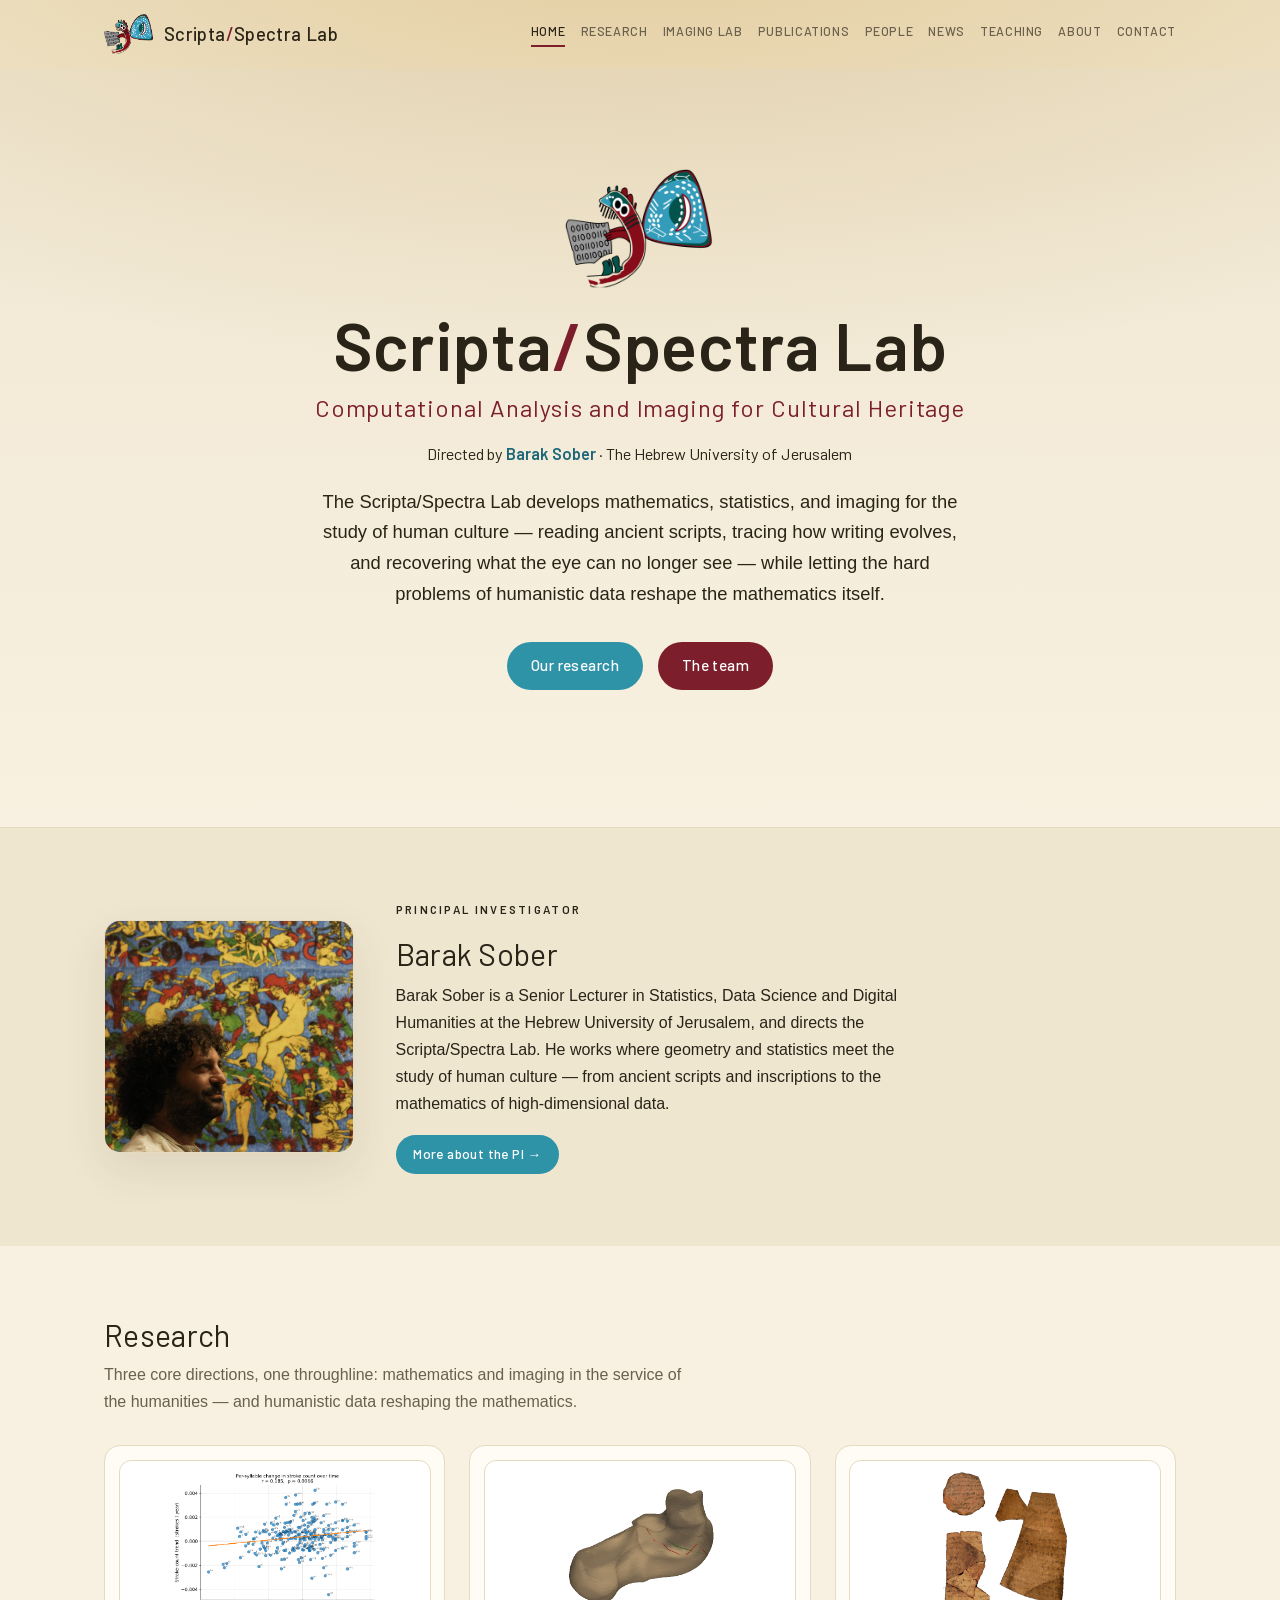
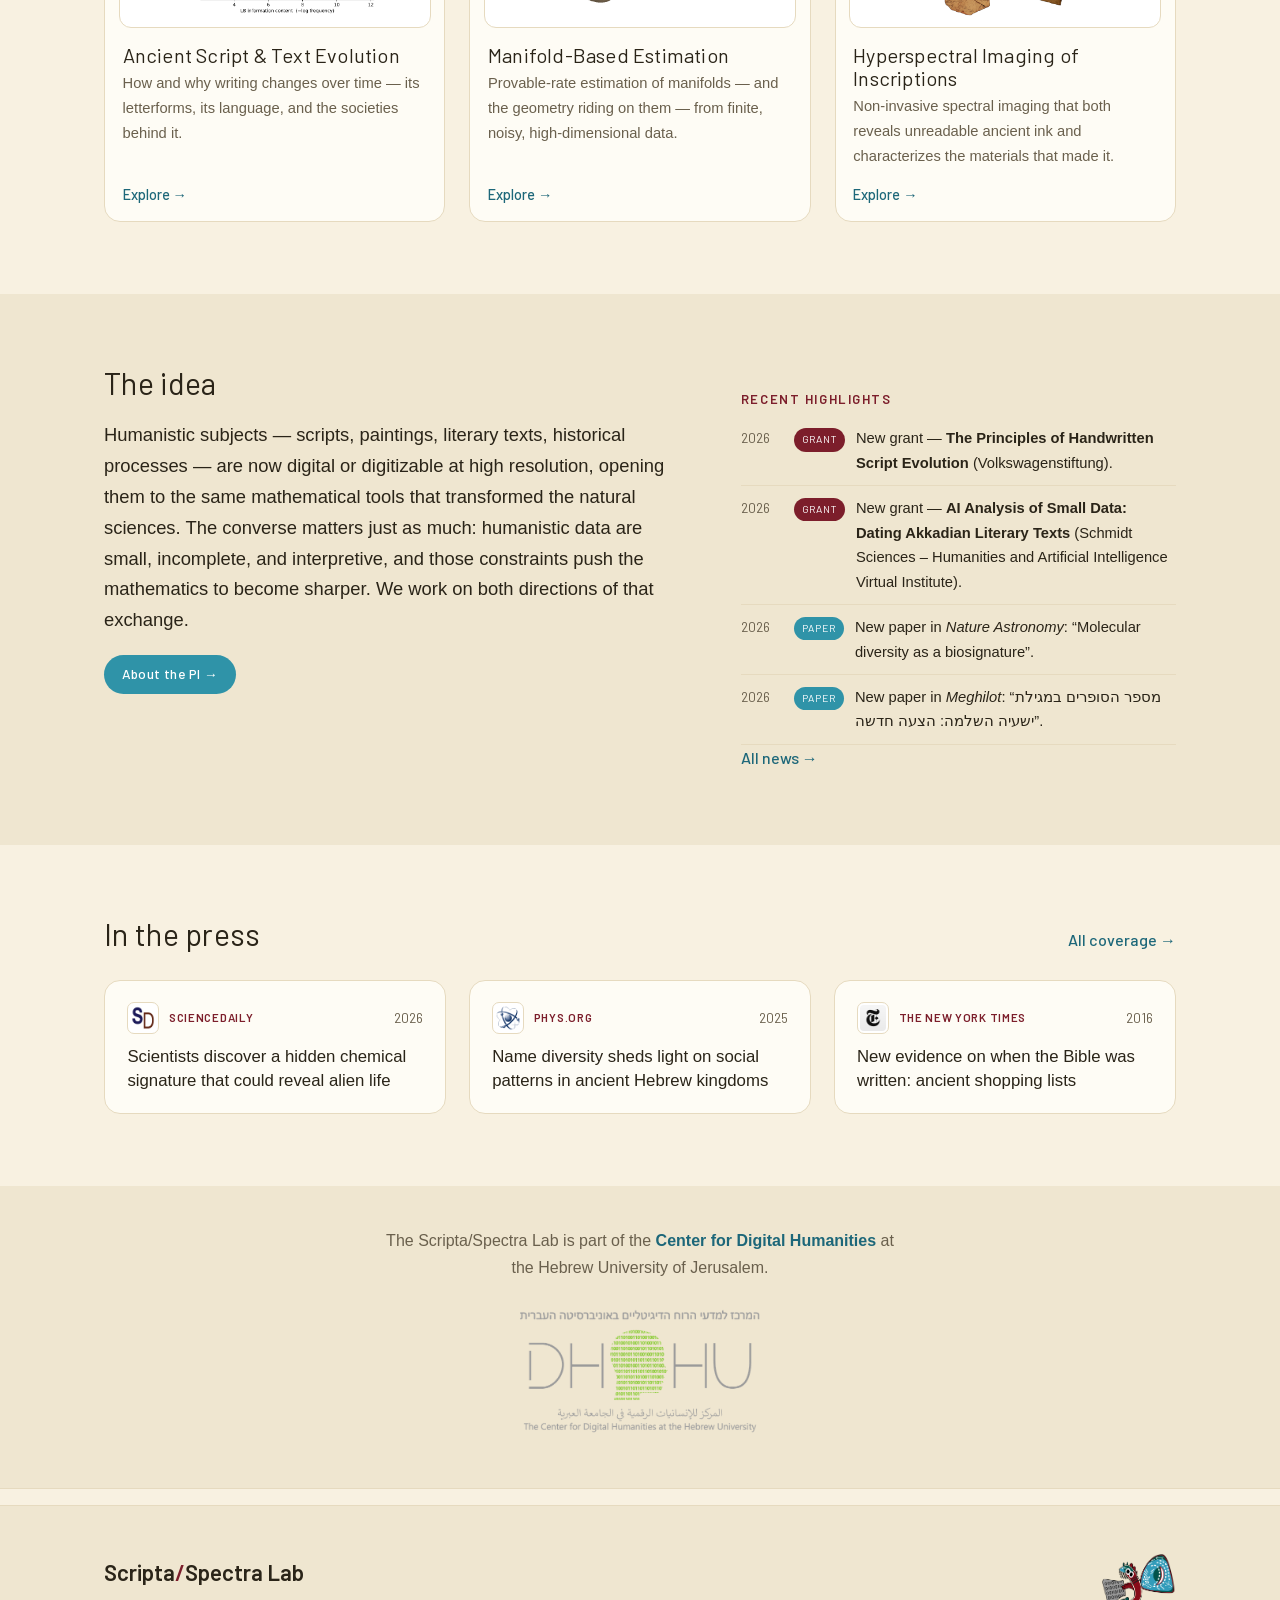
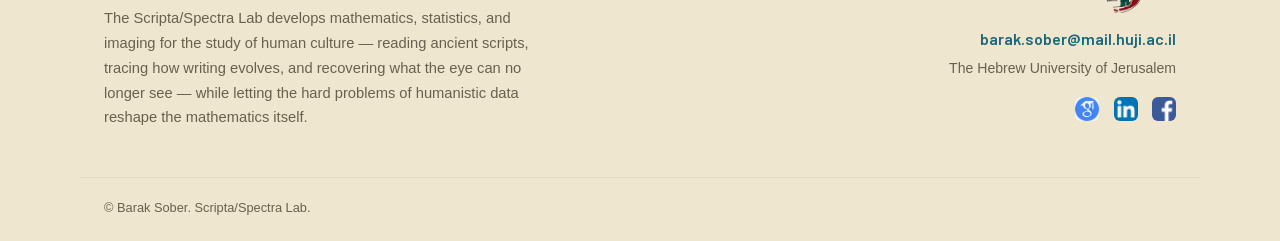
<file: index.html>
<!DOCTYPE html>
<html lang="en">
<head>
<meta charset="utf-8">
<meta name="viewport" content="width=device-width, initial-scale=1">
<title>Home — Scripta/Spectra Lab</title>
<meta name="description" content="Scripta/Spectra Lab — Computational Analysis and Imaging for Cultural Heritage. Barak Sober, The Hebrew University of Jerusalem.">
<link rel="icon" href="assets/img/favicon_mascot.png">
<link rel="stylesheet" href="css/style.css?v=d3d2a01b">
</head>
<body class="has-hero">
<header class="nav" id="nav">
  <div class="wrap nav-inner">
    <a class="brand" href="index.html">
      <img src="assets/img/logo_mascot.png" alt="" class="brand-mark">
      <span class="brand-txt">Scripta<span class="slash">/</span>Spectra&nbsp;Lab</span>
    </a>
    <button class="burger" aria-label="Menu" onclick="document.body.classList.toggle('open')">
      <span></span><span></span><span></span>
    </button>
    <nav class="links"><a class="active" href="index.html">Home</a><a class="" href="research.html">Research</a><a class="" href="imaging.html">Imaging Lab</a><a class="" href="publications.html">Publications</a><a class="" href="people.html">People</a><a class="" href="news.html">News</a><a class="" href="teaching.html">Teaching</a><a class="" href="about.html">About</a><a class="" href="contact.html">Contact</a></nav>
  </div>
</header>
<main>

<section class="hero">
  <div class="wrap hero-inner">
    <img src="assets/img/logo_mascot.png" alt="" class="hero-mascot">
    <h1 class="hero-name">Scripta<span class="slash">/</span>Spectra&nbsp;Lab</h1>
    <p class="hero-tag">Computational Analysis and Imaging for Cultural Heritage</p>
    <p class="hero-pi">Directed by <a href="about.html">Barak&nbsp;Sober</a> &middot; The Hebrew University of Jerusalem</p>
    <p class="hero-mission">The Scripta/Spectra Lab develops mathematics, statistics, and imaging for the study of human culture &mdash; reading ancient scripts, tracing how writing evolves, and recovering what the eye can no longer see &mdash; while letting the hard problems of humanistic data reshape the mathematics itself.</p>
    <div class="hero-cta">
      <a class="btn" href="research.html">Our research</a>
      <a class="btn alt" href="people.html">The team</a>
    </div>
  </div>
</section>

<section class="section alt">
  <div class="wrap pi-band reveal">
    <img class="pi-photo" src="assets/img/bio_portrait.jpg" alt="Barak Sober">
    <div class="pi-text">
      <p class="eyebrow">Principal Investigator</p>
      <h2>Barak Sober</h2>
      <p>Barak Sober is a Senior Lecturer in Statistics, Data Science and Digital Humanities at the Hebrew University of Jerusalem, and directs the Scripta/Spectra Lab. He works where geometry and statistics meet the study of human culture &mdash; from ancient scripts and inscriptions to the mathematics of high-dimensional data.</p>
      <a class="btn small" href="about.html">More about the PI →</a>
    </div>
  </div>
</section>

<section class="section">
  <div class="wrap">
    <h2 class="section-title reveal">Research</h2>
    <p class="section-lead reveal">Three core directions, one throughline: mathematics and imaging in the service of the humanities &mdash; and humanistic data reshaping the mathematics.</p>
    <div class="thrust-grid"><a class="thrust-card reveal" href="research.html#script-evolution">
          <div class="tc-img"><img src="assets/img/script_evolution.png" alt=""></div>
          <h3>Ancient Script &amp; Text Evolution</h3><p>How and why writing changes over time — its letterforms, its language, and the societies behind it.</p><span class="tc-go">Explore →</span>
        </a><a class="thrust-card reveal" href="research.html#manifold-estimation">
          <div class="tc-img"><img src="assets/img/paleo_a.png" alt=""></div>
          <h3>Manifold-Based Estimation</h3><p>Provable-rate estimation of manifolds — and the geometry riding on them — from finite, noisy, high-dimensional data.</p><span class="tc-go">Explore →</span>
        </a><a class="thrust-card reveal" href="research.html#spectra">
          <div class="tc-img"><img src="assets/img/inscriptions.png" alt=""></div>
          <h3>Hyperspectral Imaging of Inscriptions</h3><p>Non-invasive spectral imaging that both reveals unreadable ancient ink and characterizes the materials that made it.</p><span class="tc-go">Explore →</span>
        </a></div>
  </div>
</section>

<section class="section alt">
  <div class="wrap two-col">
    <div class="reveal">
      <h2 class="section-title">The idea</h2>
      <p class="prose-lg">Humanistic subjects &mdash; scripts, paintings, literary texts, historical processes &mdash; are now digital or digitizable at high resolution, opening them to the same mathematical tools that transformed the natural sciences. The converse matters just as much: humanistic data are small, incomplete, and interpretive, and those constraints push the mathematics to become sharper. We work on both directions of that exchange.</p>
      <a class="btn small" href="about.html">About the PI →</a>
    </div>
    <div class="reveal">
      <h3 class="mini-title">Recent highlights</h3>
      <ul class="highlights"><li><span class="hl-year">2026</span><span class="hl-kind grant">Grant</span><span class="hl-txt">New grant &mdash; <strong>The Principles of Handwritten Script Evolution</strong> (Volkswagenstiftung).</span></li><li><span class="hl-year">2026</span><span class="hl-kind grant">Grant</span><span class="hl-txt">New grant &mdash; <strong>AI Analysis of Small Data: Dating Akkadian Literary Texts</strong> (Schmidt Sciences – Humanities and Artificial Intelligence Virtual Institute).</span></li><li><span class="hl-year">2026</span><span class="hl-kind paper">Paper</span><span class="hl-txt">New paper in <em>Nature Astronomy</em>: &ldquo;Molecular diversity as a biosignature&rdquo;.</span></li><li><span class="hl-year">2026</span><span class="hl-kind paper">Paper</span><span class="hl-txt">New paper in <em>Meghilot</em>: &ldquo;מספר הסופרים במגילת ישעיה השלמה: הצעה חדשה&rdquo;.</span></li></ul>
      <a class="textlink" href="news.html">All news →</a>
    </div>
  </div>
</section>

<section class="section press-sec">
  <div class="wrap reveal">
    <div class="press-head">
      <h2 class="section-title">In the press</h2>
      <a class="textlink" href="news.html#media">All coverage →</a>
    </div>
    <div class="press-grid"><a class="press-card" href="https://www.sciencedaily.com/releases/2026/05/260511213146.htm" target="_blank" rel="noopener"><div class="pc-top"><img class="mi-fav" src="assets/img/fav_sciencedaily_com.png" alt=""><span class="pc-outlet">ScienceDaily</span><span class="pc-year">2026</span></div><p class="pc-title">Scientists discover a hidden chemical signature that could reveal alien life</p></a><a class="press-card" href="https://phys.org/news/2025-05-diversity-social-patterns-ancient-hebrew.html" target="_blank" rel="noopener"><div class="pc-top"><img class="mi-fav" src="assets/img/fav_phys_org.png" alt=""><span class="pc-outlet">Phys.org</span><span class="pc-year">2025</span></div><p class="pc-title">Name diversity sheds light on social patterns in ancient Hebrew kingdoms</p></a><a class="press-card" href="https://www.nytimes.com/2016/04/12/world/middleeast/new-evidence-onwhen-bible-was-written-ancient-shopping-lists.html" target="_blank" rel="noopener"><div class="pc-top"><img class="mi-fav" src="assets/img/fav_nytimes_com.png" alt=""><span class="pc-outlet">The New York Times</span><span class="pc-year">2016</span></div><p class="pc-title">New evidence on when the Bible was written: ancient shopping lists</p></a></div>
  </div>
</section>

<section class="affil-band">
  <div class="wrap affil-inner reveal">
    <p class="affil-text">The Scripta/Spectra Lab is part of the
      <a href="https://en-digitalhumanities.huji.ac.il/" target="_blank" rel="noopener">Center for Digital Humanities</a>
      at the Hebrew University of Jerusalem.</p>
    <a class="affil-logo" href="https://en-digitalhumanities.huji.ac.il/" target="_blank" rel="noopener" aria-label="Center for Digital Humanities at the Hebrew University">
      <img src="assets/img/logo_cdh.png" alt="The Center for Digital Humanities at the Hebrew University"></a>
  </div>
</section>

</main>
<footer class="foot">
  <div class="wrap foot-grid">
    <div class="foot-brand">
      <div class="foot-word">Scripta<span class="slash">/</span>Spectra&nbsp;Lab</div>
      <p class="foot-mission">The Scripta/Spectra Lab develops mathematics, statistics, and imaging for the study of human culture &mdash; reading ancient scripts, tracing how writing evolves, and recovering what the eye can no longer see &mdash; while letting the hard problems of humanistic data reshape the mathematics itself.</p>
    </div>
    <div class="foot-right">
      <img src="assets/img/logo_mascot.png" alt="" class="foot-mascot">
      <a class="foot-mail" href="mailto:barak.sober@mail.huji.ac.il">barak.sober@mail.huji.ac.il</a>
      <div class="foot-affil">The Hebrew University of Jerusalem</div>
      <div class="social"><a href="https://scholar.google.co.il/citations?user=tEwLrjIAAAAJ&hl=iw&oi=ao" target="_blank" rel="noopener" aria-label="Google Scholar" title="Google Scholar"><img src="assets/img/icon_scholar.jpg" alt="Google Scholar"></a><a href="https://www.linkedin.com/in/baraksover/?originalSubdomain=il" target="_blank" rel="noopener" aria-label="LinkedIn" title="LinkedIn"><img src="assets/img/icon_linkedin.png" alt="LinkedIn"></a><a href="https://www.facebook.com/barakino" target="_blank" rel="noopener" aria-label="Facebook" title="Facebook"><img src="assets/img/icon_facebook.png" alt="Facebook"></a></div>
    </div>
  </div>
  <div class="wrap foot-copy">© Barak Sober. Scripta/Spectra Lab.</div>
</footer>
<script src="js/site.js?v=46c93499"></script>
</body>
</html>
</file>
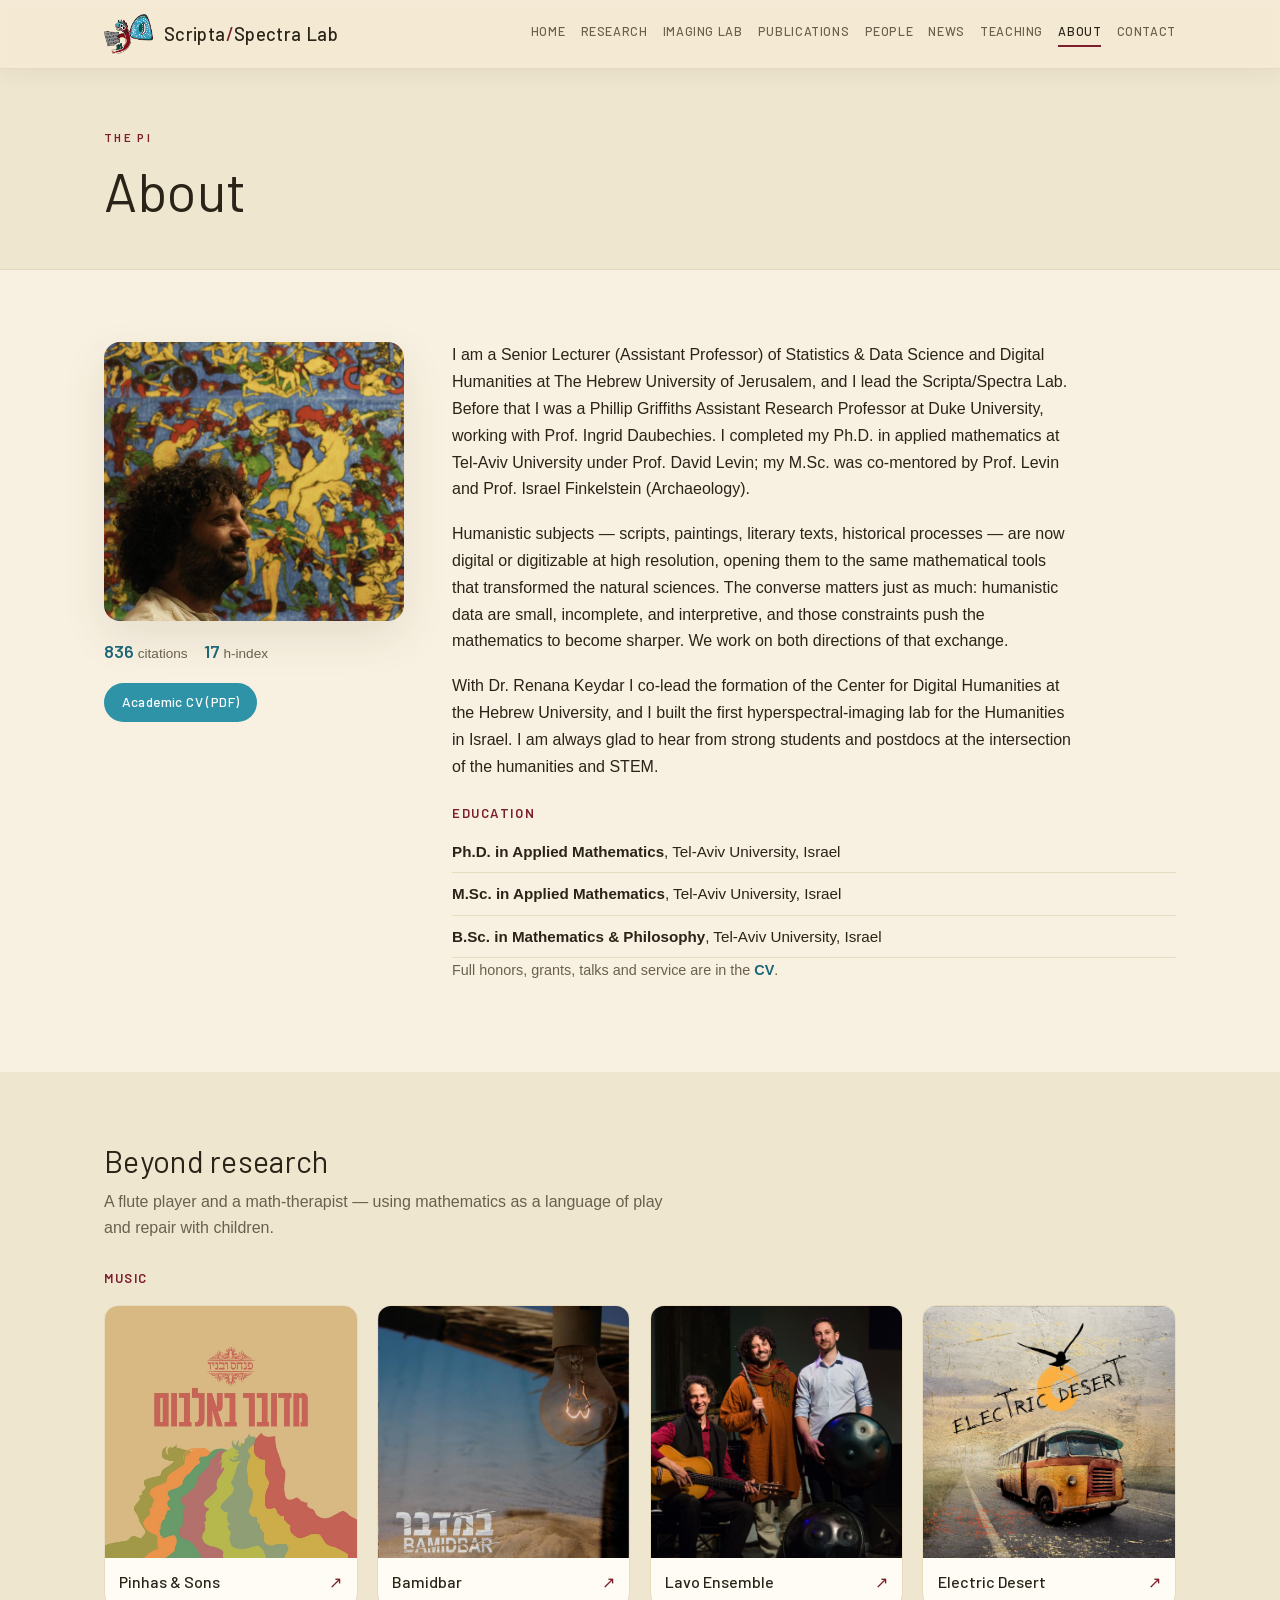
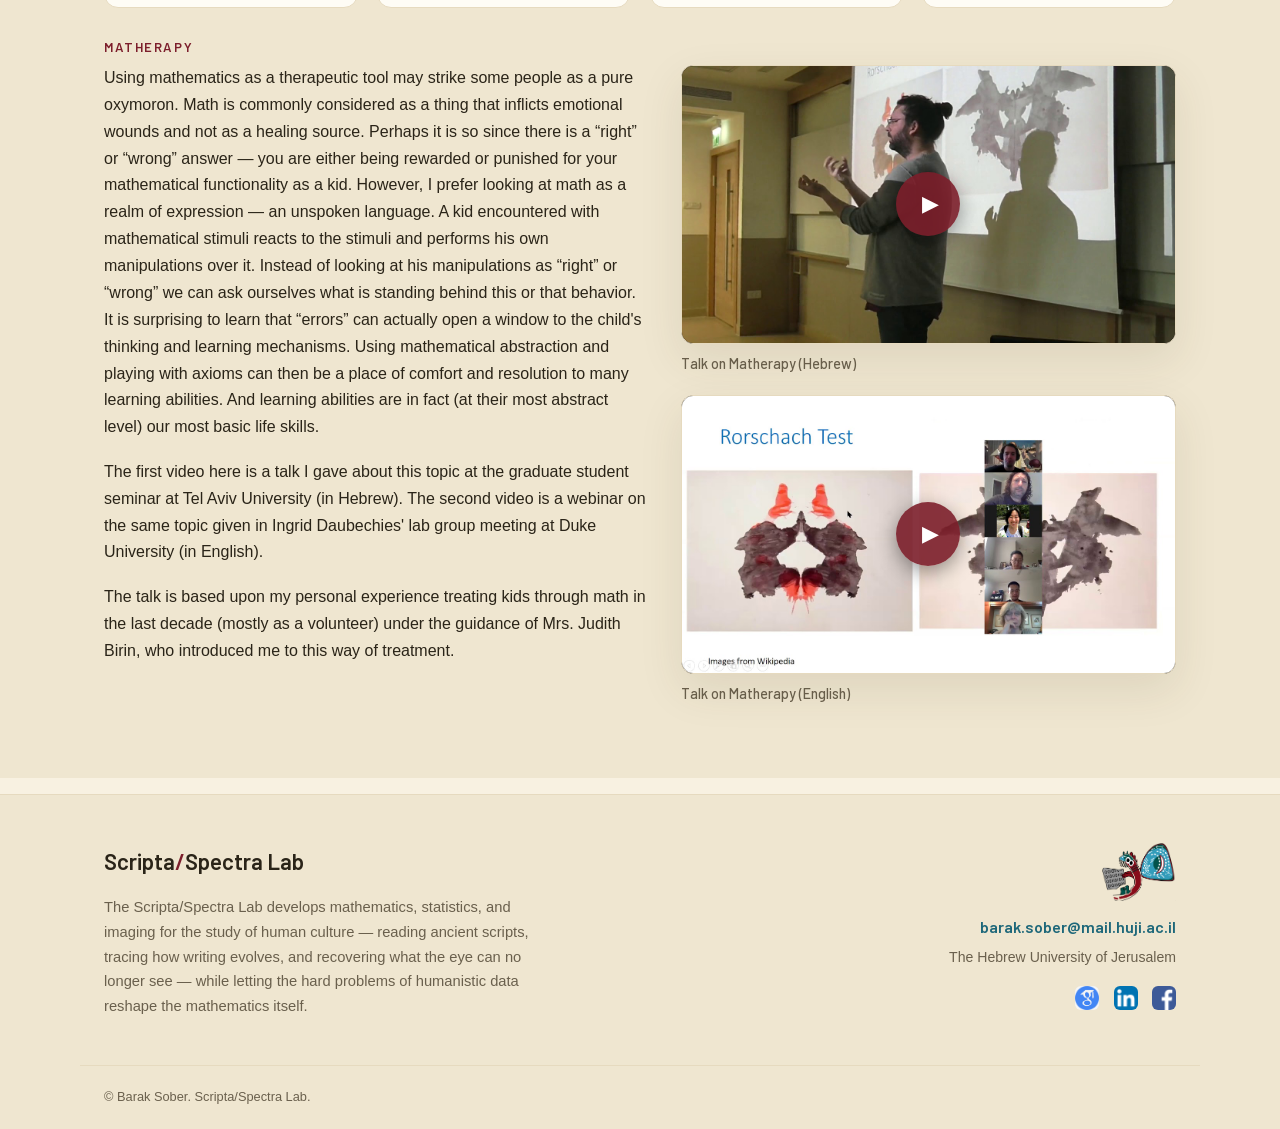
<file: about.html>
<!DOCTYPE html>
<html lang="en">
<head>
<meta charset="utf-8">
<meta name="viewport" content="width=device-width, initial-scale=1">
<title>About — Scripta/Spectra Lab</title>
<meta name="description" content="Scripta/Spectra Lab — Computational Analysis and Imaging for Cultural Heritage. Barak Sober, The Hebrew University of Jerusalem.">
<link rel="icon" href="assets/img/favicon_mascot.png">
<link rel="stylesheet" href="css/style.css?v=d3d2a01b">
</head>
<body class="">
<header class="nav" id="nav">
  <div class="wrap nav-inner">
    <a class="brand" href="index.html">
      <img src="assets/img/logo_mascot.png" alt="" class="brand-mark">
      <span class="brand-txt">Scripta<span class="slash">/</span>Spectra&nbsp;Lab</span>
    </a>
    <button class="burger" aria-label="Menu" onclick="document.body.classList.toggle('open')">
      <span></span><span></span><span></span>
    </button>
    <nav class="links"><a class="" href="index.html">Home</a><a class="" href="research.html">Research</a><a class="" href="imaging.html">Imaging Lab</a><a class="" href="publications.html">Publications</a><a class="" href="people.html">People</a><a class="" href="news.html">News</a><a class="" href="teaching.html">Teaching</a><a class="active" href="about.html">About</a><a class="" href="contact.html">Contact</a></nav>
  </div>
</header>
<main>

<section class="page-hero"><div class="wrap">
  <p class="eyebrow">The PI</p><h1>About</h1>
</div></section>

<section class="section"><div class="wrap about-grid reveal">
  <div class="about-photo"><img src="assets/img/bio_portrait.jpg" alt="Barak Sober">
    <div class="scholar"><span><b>836</b> citations</span>
      <span><b>17</b> h-index</span></div>
    <a class="btn small" href="assets/Barak_Sober_CV.pdf" target="_blank" rel="noopener">Academic CV (PDF)</a>
  </div>
  <div class="about-text prose">
    <p>I am a Senior Lecturer (Assistant Professor) of Statistics &amp; Data Science and
    Digital Humanities at The Hebrew University of Jerusalem, and I lead the Scripta/Spectra Lab. Before that I was a
    Phillip Griffiths Assistant Research Professor at Duke University, working with
    Prof. Ingrid Daubechies. I completed my Ph.D. in applied mathematics at Tel-Aviv
    University under Prof. David Levin; my M.Sc. was co-mentored by Prof. Levin and
    Prof. Israel Finkelstein (Archaeology).</p>
    <p>Humanistic subjects &mdash; scripts, paintings, literary texts, historical processes &mdash; are now digital or digitizable at high resolution, opening them to the same mathematical tools that transformed the natural sciences. The converse matters just as much: humanistic data are small, incomplete, and interpretive, and those constraints push the mathematics to become sharper. We work on both directions of that exchange.</p>
    <p>With Dr. Renana Keydar I co-lead the formation of the Center for Digital Humanities at
    the Hebrew University, and I built the first hyperspectral-imaging lab for the Humanities
    in Israel. I am always glad to hear from strong students and postdocs at the
    intersection of the humanities and STEM.</p>
    <h3 class="mini-title">Education</h3><ul class="edu"><li><strong>Ph.D. in Applied Mathematics</strong>, Tel-Aviv University, Israel</li><li><strong>M.Sc. in Applied Mathematics</strong>, Tel-Aviv University, Israel</li><li><strong>B.Sc. in Mathematics & Philosophy</strong>, Tel-Aviv University, Israel</li></ul>
    <p class="cv-pointer">Full honors, grants, talks and service are in the <a href="assets/Barak_Sober_CV.pdf" target="_blank" rel="noopener">CV</a>.</p>
  </div>
</div></section>

<section class="section alt"><div class="wrap">
  <h2 class="section-title reveal">Beyond research</h2>
  <p class="section-lead reveal">A flute player and a math-therapist &mdash; using mathematics as a language of play and repair with children.</p>

  <h3 class="mini-title reveal">Music</h3>
  <div class="music-grid reveal"><a class="music-card" href="https://www.oferpinhas.com/" target="_blank" rel="noopener"><div class="mc-img"><img src="assets/img/music_medubar.jpg" alt="Pinhas & Sons"></div><div class="mc-cap"><span>Pinhas & Sons</span><span class="mc-go">↗</span></div></a><a class="music-card" href="https://bamidbar.bandcamp.com/releases" target="_blank" rel="noopener"><div class="mc-img"><img src="assets/img/music_bamidbar.jpg" alt="Bamidbar"></div><div class="mc-cap"><span>Bamidbar</span><span class="mc-go">↗</span></div></a><a class="music-card" href="https://www.itamarerez.com/lavo-ensemble" target="_blank" rel="noopener"><div class="mc-img"><img src="assets/img/music_lavo.jpg" alt="Lavo Ensemble"></div><div class="mc-cap"><span>Lavo Ensemble</span><span class="mc-go">↗</span></div></a><a class="music-card" href="https://electricdesert.bandcamp.com/" target="_blank" rel="noopener"><div class="mc-img"><img src="assets/img/music_electric.jpg" alt="Electric Desert"></div><div class="mc-cap"><span>Electric Desert</span><span class="mc-go">↗</span></div></a></div>

  <h3 class="mini-title reveal">Matherapy</h3>
  <div class="matherapy-grid reveal">
    <div class="matherapy prose">
<p>Using mathematics as a therapeutic tool may strike some people as a pure oxymoron. Math is
commonly considered as a thing that inflicts emotional wounds and not as a healing source.
Perhaps it is so since there is a &ldquo;right&rdquo; or &ldquo;wrong&rdquo; answer &mdash; you
are either being rewarded or punished for your mathematical functionality as a kid. However, I
prefer looking at math as a realm of expression &mdash; an unspoken language. A kid encountered
with mathematical stimuli reacts to the stimuli and performs his own manipulations over it.
Instead of looking at his manipulations as &ldquo;right&rdquo; or &ldquo;wrong&rdquo; we can ask
ourselves what is standing behind this or that behavior. It is surprising to learn that
&ldquo;errors&rdquo; can actually open a window to the child's thinking and learning mechanisms.
Using mathematical abstraction and playing with axioms can then be a place of comfort and
resolution to many learning abilities. And learning abilities are in fact (at their most
abstract level) our most basic life skills.</p>

<p>The first video here is a talk I gave about this topic at the graduate student seminar at
Tel Aviv University (in Hebrew). The second video is a webinar on the same topic given in Ingrid
Daubechies' lab group meeting at Duke University (in English).</p>

<p>The talk is based upon my personal experience treating kids through math in the last decade
(mostly as a volunteer) under the guidance of Mrs. Judith Birin, who introduced me to this way
of treatment.</p>
</div>
    <div class="mt-videos"><a class="mt-video" href="https://youtu.be/o0Og76WUg3M" target="_blank" rel="noopener" aria-label="Talk on Matherapy (Hebrew)"><span class="mt-poster"><img src="assets/img/yt_o0Og76WUg3M.jpg" alt="Talk on Matherapy (Hebrew)" loading="lazy"><span class="mt-play">▶</span></span><span class="mt-cap">Talk on Matherapy (Hebrew)</span></a><a class="mt-video" href="https://youtu.be/pL6RwV1db-k" target="_blank" rel="noopener" aria-label="Talk on Matherapy (English)"><span class="mt-poster"><img src="assets/img/yt_pL6RwV1db-k.jpg" alt="Talk on Matherapy (English)" loading="lazy"><span class="mt-play">▶</span></span><span class="mt-cap">Talk on Matherapy (English)</span></a></div>
  </div>
</div></section>

</main>
<footer class="foot">
  <div class="wrap foot-grid">
    <div class="foot-brand">
      <div class="foot-word">Scripta<span class="slash">/</span>Spectra&nbsp;Lab</div>
      <p class="foot-mission">The Scripta/Spectra Lab develops mathematics, statistics, and imaging for the study of human culture &mdash; reading ancient scripts, tracing how writing evolves, and recovering what the eye can no longer see &mdash; while letting the hard problems of humanistic data reshape the mathematics itself.</p>
    </div>
    <div class="foot-right">
      <img src="assets/img/logo_mascot.png" alt="" class="foot-mascot">
      <a class="foot-mail" href="mailto:barak.sober@mail.huji.ac.il">barak.sober@mail.huji.ac.il</a>
      <div class="foot-affil">The Hebrew University of Jerusalem</div>
      <div class="social"><a href="https://scholar.google.co.il/citations?user=tEwLrjIAAAAJ&hl=iw&oi=ao" target="_blank" rel="noopener" aria-label="Google Scholar" title="Google Scholar"><img src="assets/img/icon_scholar.jpg" alt="Google Scholar"></a><a href="https://www.linkedin.com/in/baraksover/?originalSubdomain=il" target="_blank" rel="noopener" aria-label="LinkedIn" title="LinkedIn"><img src="assets/img/icon_linkedin.png" alt="LinkedIn"></a><a href="https://www.facebook.com/barakino" target="_blank" rel="noopener" aria-label="Facebook" title="Facebook"><img src="assets/img/icon_facebook.png" alt="Facebook"></a></div>
    </div>
  </div>
  <div class="wrap foot-copy">© Barak Sober. Scripta/Spectra Lab.</div>
</footer>
<script src="js/site.js?v=46c93499"></script>
</body>
</html>
</file>
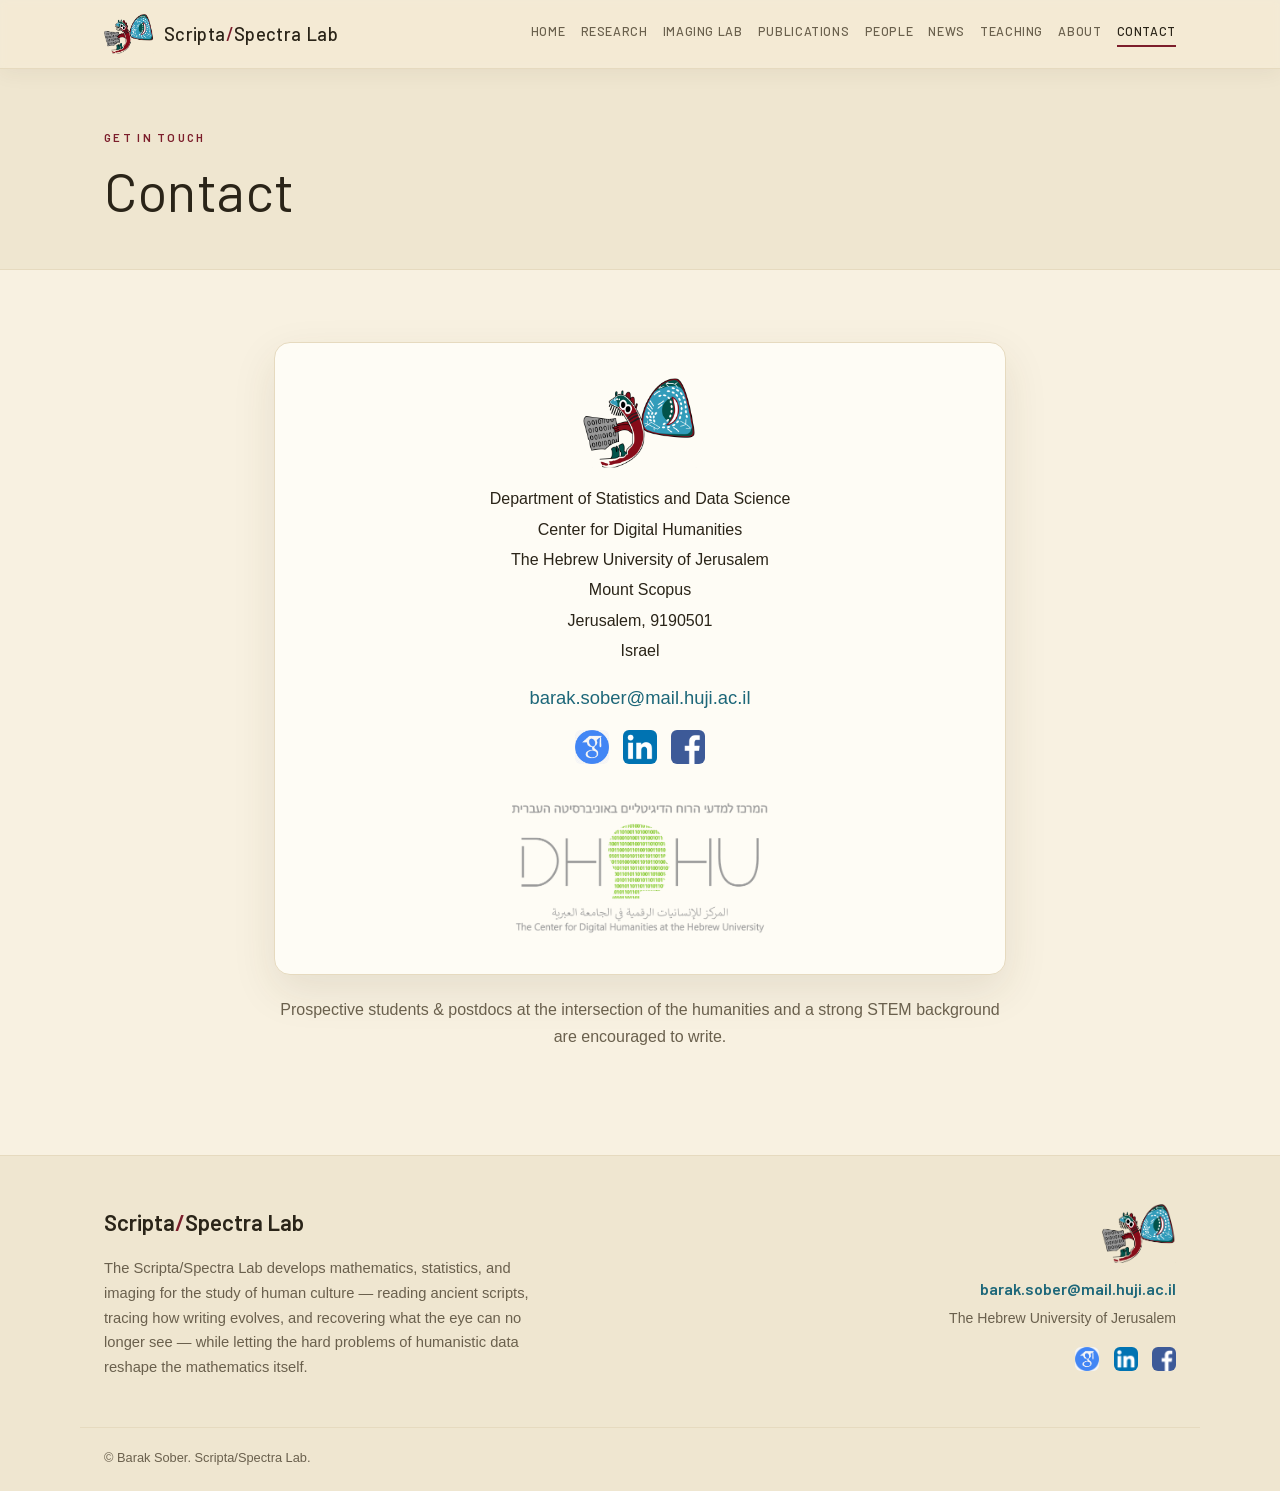
<file: contact.html>
<!DOCTYPE html>
<html lang="en">
<head>
<meta charset="utf-8">
<meta name="viewport" content="width=device-width, initial-scale=1">
<title>Contact — Scripta/Spectra Lab</title>
<meta name="description" content="Scripta/Spectra Lab — Computational Analysis and Imaging for Cultural Heritage. Barak Sober, The Hebrew University of Jerusalem.">
<link rel="icon" href="assets/img/favicon_mascot.png">
<link rel="stylesheet" href="css/style.css?v=d3d2a01b">
</head>
<body class="">
<header class="nav" id="nav">
  <div class="wrap nav-inner">
    <a class="brand" href="index.html">
      <img src="assets/img/logo_mascot.png" alt="" class="brand-mark">
      <span class="brand-txt">Scripta<span class="slash">/</span>Spectra&nbsp;Lab</span>
    </a>
    <button class="burger" aria-label="Menu" onclick="document.body.classList.toggle('open')">
      <span></span><span></span><span></span>
    </button>
    <nav class="links"><a class="" href="index.html">Home</a><a class="" href="research.html">Research</a><a class="" href="imaging.html">Imaging Lab</a><a class="" href="publications.html">Publications</a><a class="" href="people.html">People</a><a class="" href="news.html">News</a><a class="" href="teaching.html">Teaching</a><a class="" href="about.html">About</a><a class="active" href="contact.html">Contact</a></nav>
  </div>
</header>
<main>

<section class="page-hero"><div class="wrap"><p class="eyebrow">Get in touch</p><h1>Contact</h1></div></section>
<section class="section"><div class="wrap narrow">
  <div class="contact-card reveal">
    <img src="assets/img/logo_mascot.png" alt="" class="cc-mark">
    <address>Department of Statistics and Data Science<br>Center for Digital Humanities<br>The Hebrew University of Jerusalem<br>Mount Scopus<br>Jerusalem, 9190501<br>Israel</address>
    <p class="cc-mail"><a href="mailto:barak.sober@mail.huji.ac.il">barak.sober@mail.huji.ac.il</a></p>
    <div class="social social-lg"><a href="https://scholar.google.co.il/citations?user=tEwLrjIAAAAJ&hl=iw&oi=ao" target="_blank" rel="noopener" aria-label="Google Scholar" title="Google Scholar"><img src="assets/img/icon_scholar.jpg" alt="Google Scholar"></a><a href="https://www.linkedin.com/in/baraksover/?originalSubdomain=il" target="_blank" rel="noopener" aria-label="LinkedIn" title="LinkedIn"><img src="assets/img/icon_linkedin.png" alt="LinkedIn"></a><a href="https://www.facebook.com/barakino" target="_blank" rel="noopener" aria-label="Facebook" title="Facebook"><img src="assets/img/icon_facebook.png" alt="Facebook"></a></div>
    <a class="cc-cdh" href="https://en-digitalhumanities.huji.ac.il/" target="_blank" rel="noopener" aria-label="Center for Digital Humanities">
      <img src="assets/img/logo_cdh.png" alt="The Center for Digital Humanities at the Hebrew University"></a>
  </div>
  <p class="c-note prose reveal">Prospective students &amp; postdocs at the intersection of the
  humanities and a strong STEM background are encouraged to write.</p>
</div></section>

</main>
<footer class="foot">
  <div class="wrap foot-grid">
    <div class="foot-brand">
      <div class="foot-word">Scripta<span class="slash">/</span>Spectra&nbsp;Lab</div>
      <p class="foot-mission">The Scripta/Spectra Lab develops mathematics, statistics, and imaging for the study of human culture &mdash; reading ancient scripts, tracing how writing evolves, and recovering what the eye can no longer see &mdash; while letting the hard problems of humanistic data reshape the mathematics itself.</p>
    </div>
    <div class="foot-right">
      <img src="assets/img/logo_mascot.png" alt="" class="foot-mascot">
      <a class="foot-mail" href="mailto:barak.sober@mail.huji.ac.il">barak.sober@mail.huji.ac.il</a>
      <div class="foot-affil">The Hebrew University of Jerusalem</div>
      <div class="social"><a href="https://scholar.google.co.il/citations?user=tEwLrjIAAAAJ&hl=iw&oi=ao" target="_blank" rel="noopener" aria-label="Google Scholar" title="Google Scholar"><img src="assets/img/icon_scholar.jpg" alt="Google Scholar"></a><a href="https://www.linkedin.com/in/baraksover/?originalSubdomain=il" target="_blank" rel="noopener" aria-label="LinkedIn" title="LinkedIn"><img src="assets/img/icon_linkedin.png" alt="LinkedIn"></a><a href="https://www.facebook.com/barakino" target="_blank" rel="noopener" aria-label="Facebook" title="Facebook"><img src="assets/img/icon_facebook.png" alt="Facebook"></a></div>
    </div>
  </div>
  <div class="wrap foot-copy">© Barak Sober. Scripta/Spectra Lab.</div>
</footer>
<script src="js/site.js?v=46c93499"></script>
</body>
</html>
</file>
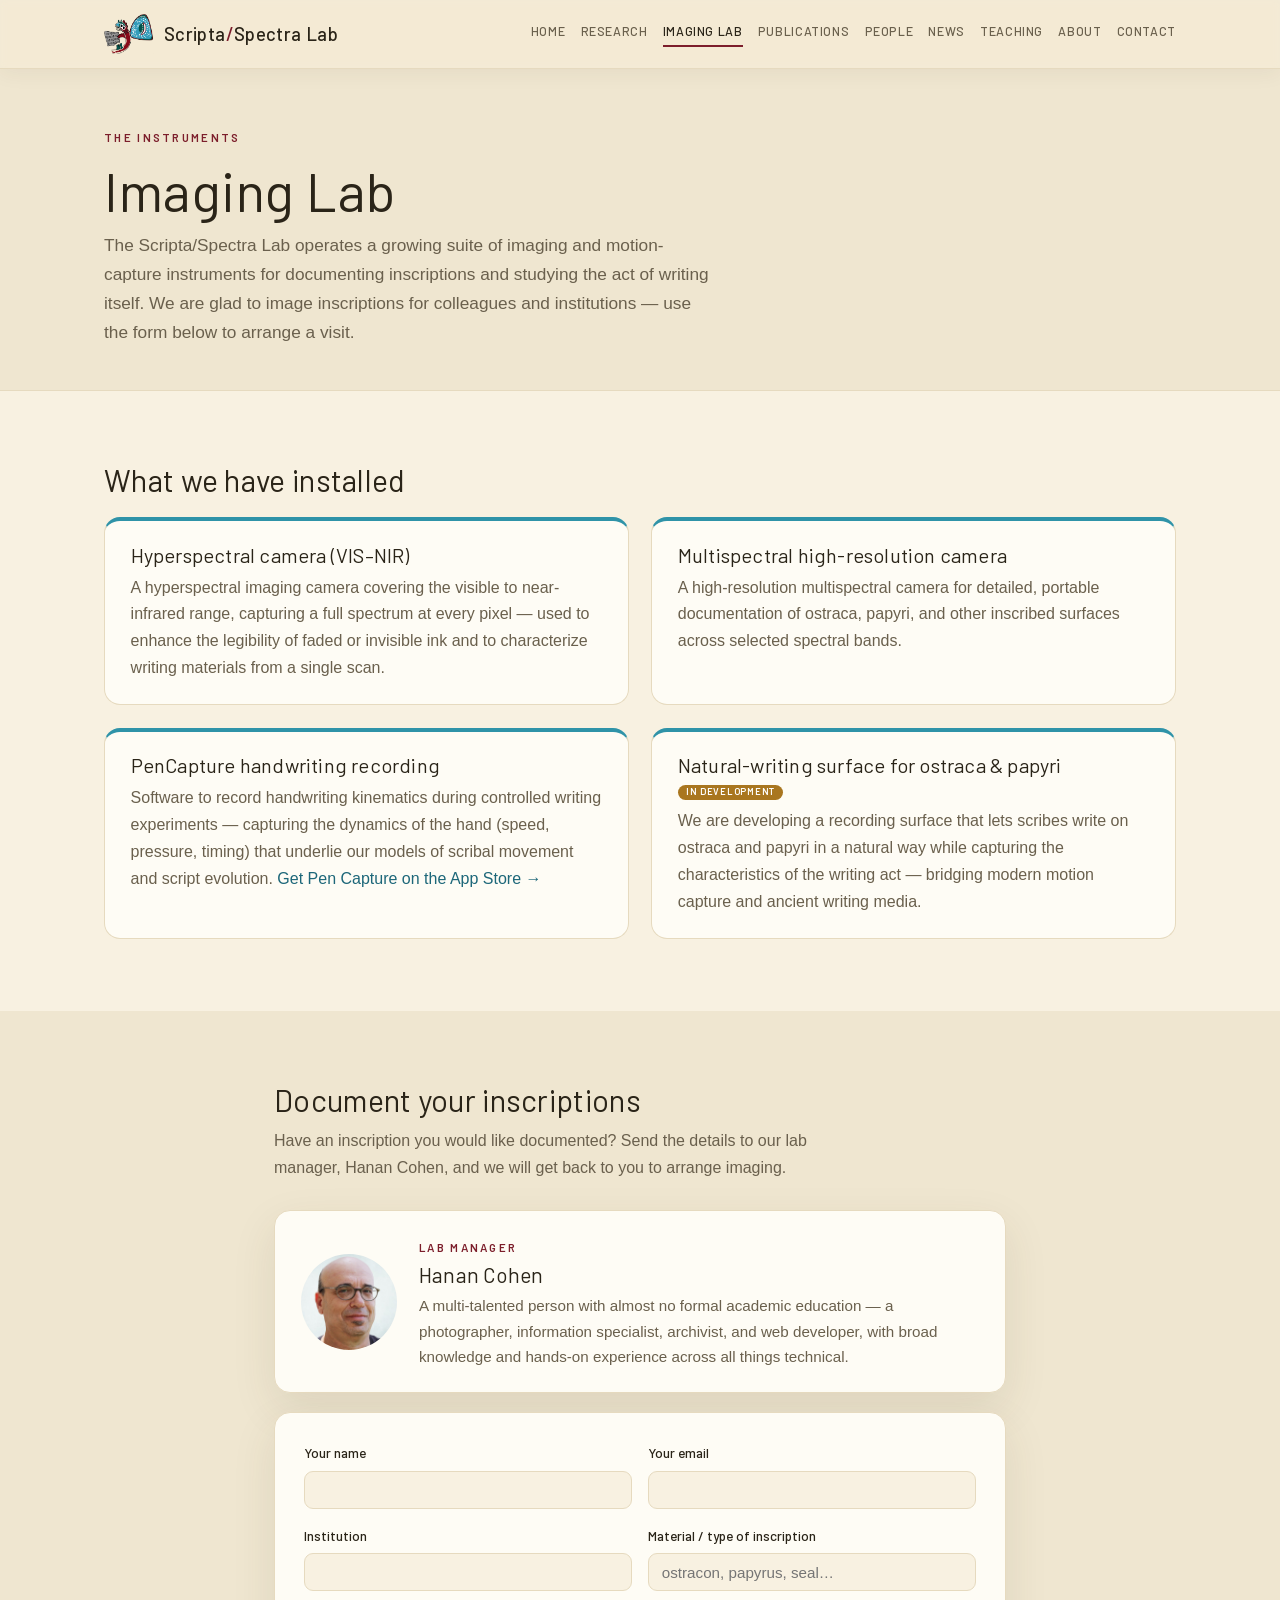
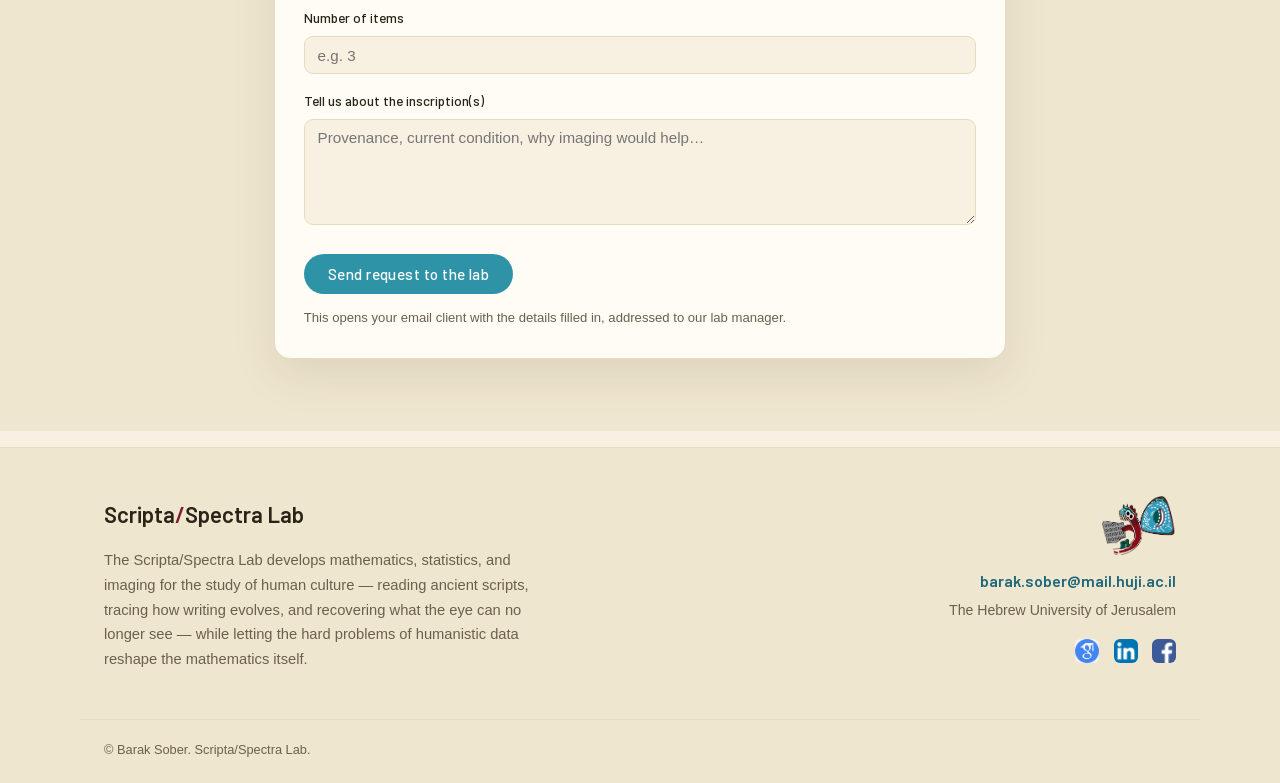
<file: imaging.html>
<!DOCTYPE html>
<html lang="en">
<head>
<meta charset="utf-8">
<meta name="viewport" content="width=device-width, initial-scale=1">
<title>Imaging Lab — Scripta/Spectra Lab</title>
<meta name="description" content="Scripta/Spectra Lab — Computational Analysis and Imaging for Cultural Heritage. Barak Sober, The Hebrew University of Jerusalem.">
<link rel="icon" href="assets/img/favicon_mascot.png">
<link rel="stylesheet" href="css/style.css?v=d3d2a01b">
</head>
<body class="">
<header class="nav" id="nav">
  <div class="wrap nav-inner">
    <a class="brand" href="index.html">
      <img src="assets/img/logo_mascot.png" alt="" class="brand-mark">
      <span class="brand-txt">Scripta<span class="slash">/</span>Spectra&nbsp;Lab</span>
    </a>
    <button class="burger" aria-label="Menu" onclick="document.body.classList.toggle('open')">
      <span></span><span></span><span></span>
    </button>
    <nav class="links"><a class="" href="index.html">Home</a><a class="" href="research.html">Research</a><a class="active" href="imaging.html">Imaging Lab</a><a class="" href="publications.html">Publications</a><a class="" href="people.html">People</a><a class="" href="news.html">News</a><a class="" href="teaching.html">Teaching</a><a class="" href="about.html">About</a><a class="" href="contact.html">Contact</a></nav>
  </div>
</header>
<main>

<section class="page-hero"><div class="wrap">
  <p class="eyebrow">The instruments</p><h1>Imaging Lab</h1>
  <p class="page-lead">The Scripta/Spectra Lab operates a growing suite of imaging and motion-capture instruments for documenting inscriptions and studying the act of writing itself. We are glad to image inscriptions for colleagues and institutions &mdash; use the form below to arrange a visit.</p>
</div></section>

<section class="section"><div class="wrap">
  <h2 class="section-title reveal">What we have installed</h2>
  <div class="methods"><div class="method reveal"><h3>Hyperspectral camera (VIS–NIR)</h3><p>A hyperspectral imaging camera covering the visible to near-infrared range, capturing a full spectrum at every pixel &mdash; used to enhance the legibility of faded or invisible ink and to characterize writing materials from a single scan.</p></div><div class="method reveal"><h3>Multispectral high-resolution camera</h3><p>A high-resolution multispectral camera for detailed, portable documentation of ostraca, papyri, and other inscribed surfaces across selected spectral bands.</p></div><div class="method reveal"><h3>PenCapture handwriting recording</h3><p>Software to record handwriting kinematics during controlled writing experiments &mdash; capturing the dynamics of the hand (speed, pressure, timing) that underlie our models of scribal movement and script evolution. <a href="https://apps.apple.com/app/pen-capture/id6757118665" target="_blank" rel="noopener">Get Pen&nbsp;Capture on the App&nbsp;Store &rarr;</a></p></div><div class="method reveal"><h3>Natural-writing surface for ostraca &amp; papyri <span class='dev'>in development</span></h3><p>We are developing a recording surface that lets scribes write on ostraca and papyri in a natural way while capturing the characteristics of the writing act &mdash; bridging modern motion capture and ancient writing media.</p></div></div>
</div></section>

<section class="section alt"><div class="wrap narrow">
  <h2 class="section-title reveal">Document your inscriptions</h2>
  <p class="section-lead reveal">Have an inscription you would like documented? Send the details to our lab manager, Hanan Cohen, and we will get back to you to arrange imaging.</p>
  <div class="mgr-intro reveal">
    <img class="mgr-photo" src="assets/img/team_hanan.jpg" alt="Hanan Cohen">
    <div class="mgr-text">
      <span class="eyebrow">Lab manager</span>
      <h3>Hanan Cohen</h3>
      <p>A multi-talented person with almost no formal academic education &mdash; a photographer, information specialist, archivist, and web developer, with broad knowledge and hands-on experience across all things technical.</p>
    </div>
  </div>
  <form class="doc-form reveal" id="docForm" data-to="hanan.cohen@mail.huji.ac.il">
    <div class="ff two"><label>Your name<input name="name" required></label>
      <label>Your email<input name="email" type="email" required></label></div>
    <div class="ff two"><label>Institution<input name="institution"></label>
      <label>Material / type of inscription<input name="material" placeholder="ostracon, papyrus, seal…"></label></div>
    <label class="ff">Number of items<input name="count" placeholder="e.g. 3"></label>
    <label class="ff">Tell us about the inscription(s)<textarea name="message" rows="5"
      placeholder="Provenance, current condition, why imaging would help…"></textarea></label>
    <button type="submit" class="btn">Send request to the lab</button>
    <p class="form-note">This opens your email client with the details filled in, addressed to our lab manager.</p>
  </form>
</div></section>

</main>
<footer class="foot">
  <div class="wrap foot-grid">
    <div class="foot-brand">
      <div class="foot-word">Scripta<span class="slash">/</span>Spectra&nbsp;Lab</div>
      <p class="foot-mission">The Scripta/Spectra Lab develops mathematics, statistics, and imaging for the study of human culture &mdash; reading ancient scripts, tracing how writing evolves, and recovering what the eye can no longer see &mdash; while letting the hard problems of humanistic data reshape the mathematics itself.</p>
    </div>
    <div class="foot-right">
      <img src="assets/img/logo_mascot.png" alt="" class="foot-mascot">
      <a class="foot-mail" href="mailto:barak.sober@mail.huji.ac.il">barak.sober@mail.huji.ac.il</a>
      <div class="foot-affil">The Hebrew University of Jerusalem</div>
      <div class="social"><a href="https://scholar.google.co.il/citations?user=tEwLrjIAAAAJ&hl=iw&oi=ao" target="_blank" rel="noopener" aria-label="Google Scholar" title="Google Scholar"><img src="assets/img/icon_scholar.jpg" alt="Google Scholar"></a><a href="https://www.linkedin.com/in/baraksover/?originalSubdomain=il" target="_blank" rel="noopener" aria-label="LinkedIn" title="LinkedIn"><img src="assets/img/icon_linkedin.png" alt="LinkedIn"></a><a href="https://www.facebook.com/barakino" target="_blank" rel="noopener" aria-label="Facebook" title="Facebook"><img src="assets/img/icon_facebook.png" alt="Facebook"></a></div>
    </div>
  </div>
  <div class="wrap foot-copy">© Barak Sober. Scripta/Spectra Lab.</div>
</footer>
<script src="js/site.js?v=46c93499"></script>
</body>
</html>
</file>
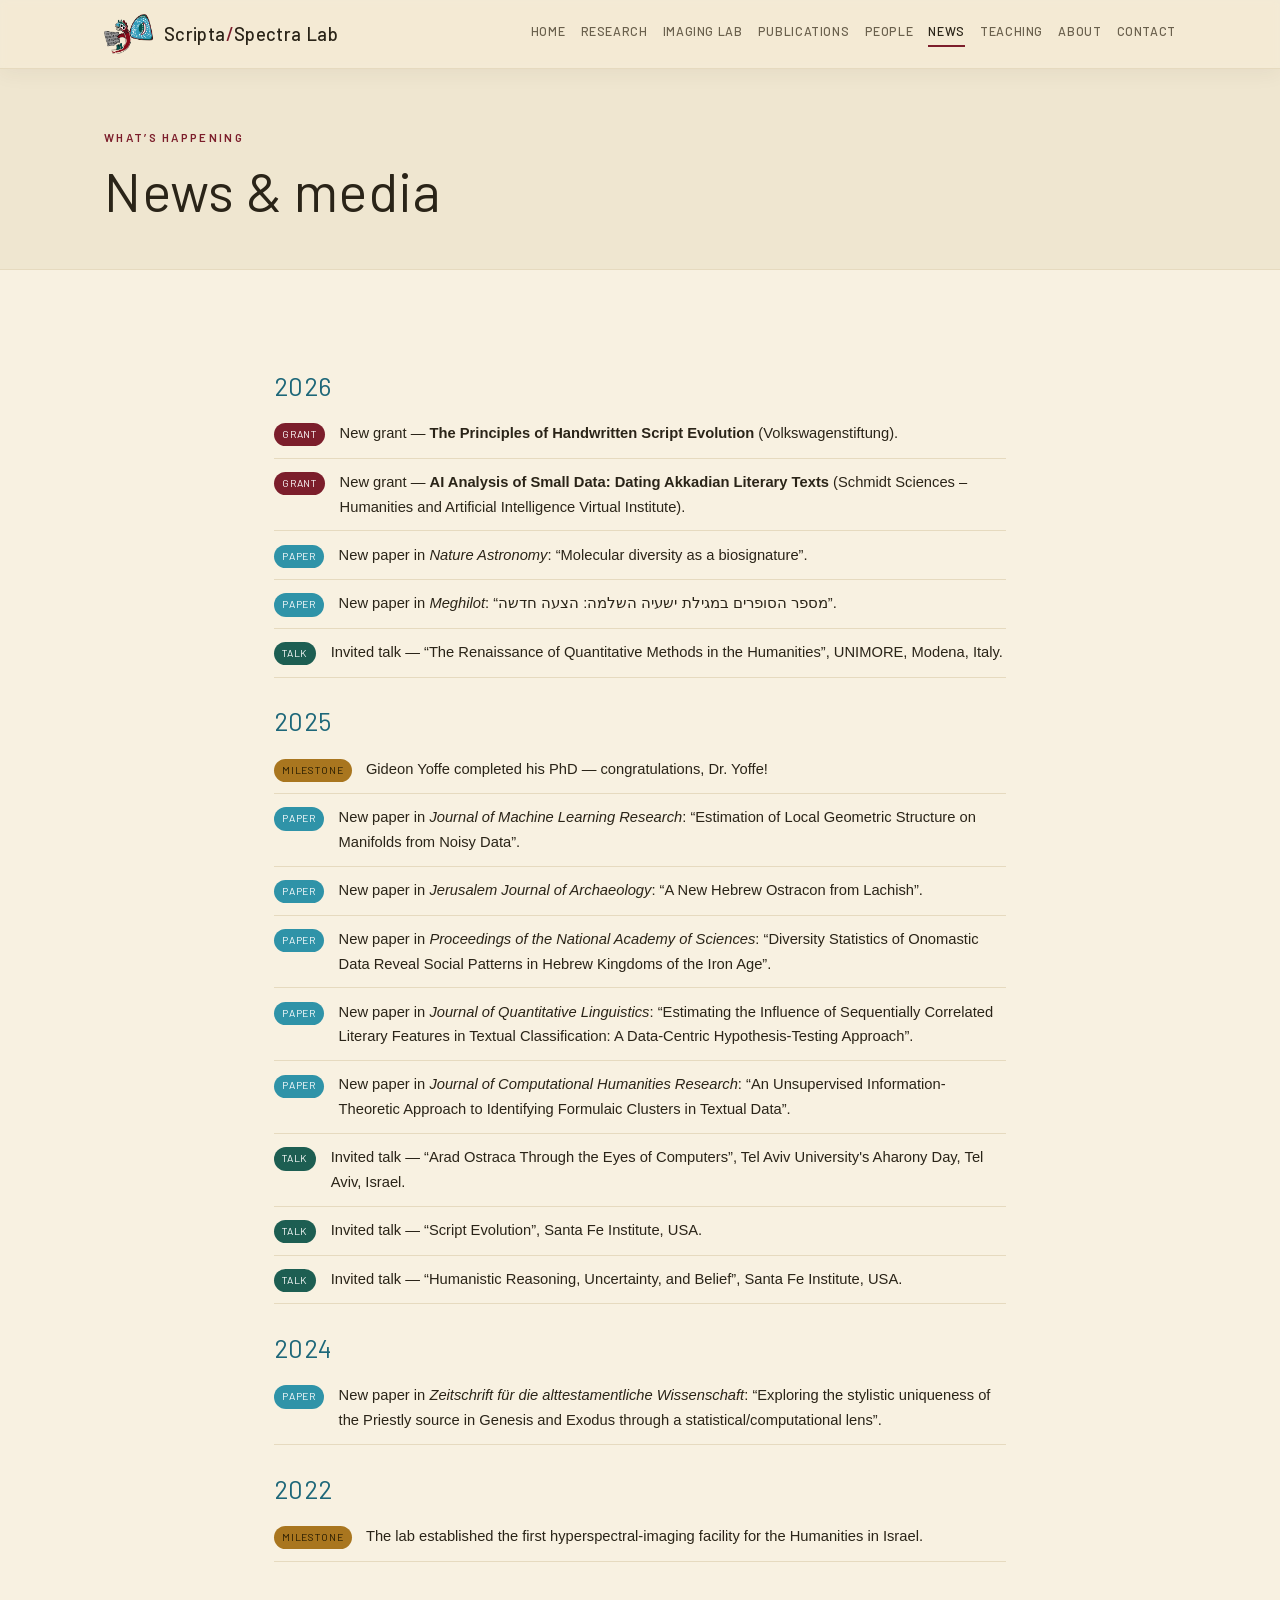
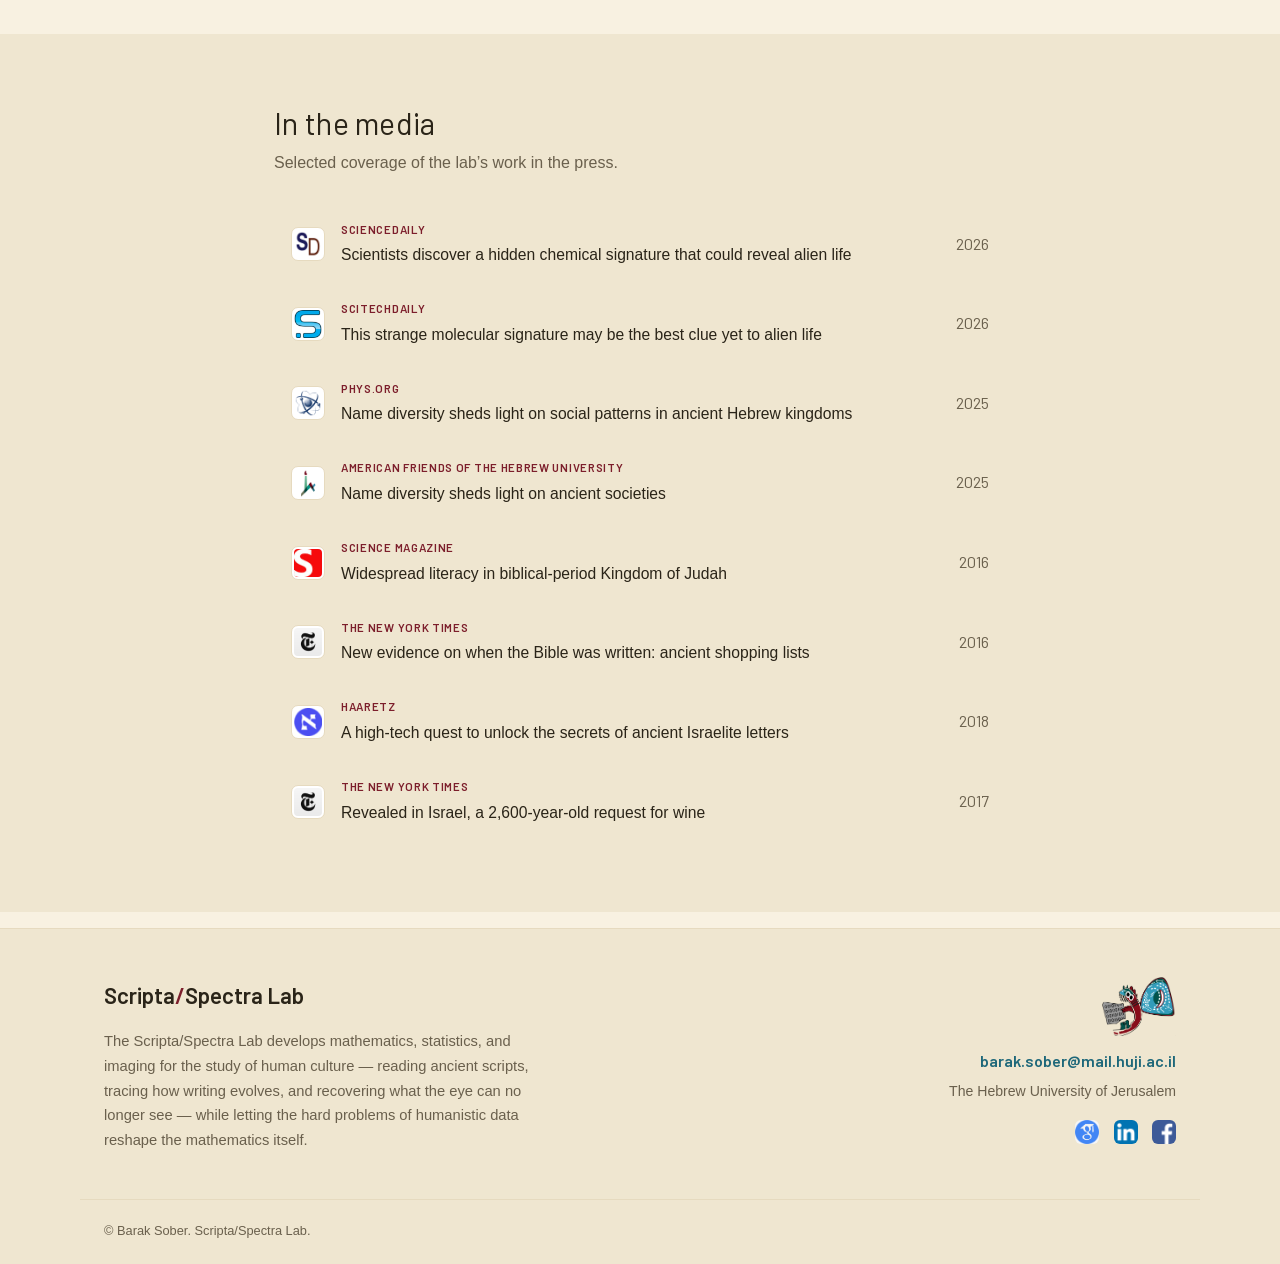
<file: news.html>
<!DOCTYPE html>
<html lang="en">
<head>
<meta charset="utf-8">
<meta name="viewport" content="width=device-width, initial-scale=1">
<title>News — Scripta/Spectra Lab</title>
<meta name="description" content="Scripta/Spectra Lab — Computational Analysis and Imaging for Cultural Heritage. Barak Sober, The Hebrew University of Jerusalem.">
<link rel="icon" href="assets/img/favicon_mascot.png">
<link rel="stylesheet" href="css/style.css?v=d3d2a01b">
</head>
<body class="">
<header class="nav" id="nav">
  <div class="wrap nav-inner">
    <a class="brand" href="index.html">
      <img src="assets/img/logo_mascot.png" alt="" class="brand-mark">
      <span class="brand-txt">Scripta<span class="slash">/</span>Spectra&nbsp;Lab</span>
    </a>
    <button class="burger" aria-label="Menu" onclick="document.body.classList.toggle('open')">
      <span></span><span></span><span></span>
    </button>
    <nav class="links"><a class="" href="index.html">Home</a><a class="" href="research.html">Research</a><a class="" href="imaging.html">Imaging Lab</a><a class="" href="publications.html">Publications</a><a class="" href="people.html">People</a><a class="active" href="news.html">News</a><a class="" href="teaching.html">Teaching</a><a class="" href="about.html">About</a><a class="" href="contact.html">Contact</a></nav>
  </div>
</header>
<main>

<section class="page-hero"><div class="wrap">
  <p class="eyebrow">What&rsquo;s happening</p><h1>News &amp; media</h1>
</div></section>
<section class="section"><div class="wrap narrow"><h2 class="news-year reveal">2026</h2><ul class="news-list"><li class="reveal"><span class="hl-kind grant">Grant</span><span class="hl-txt">New grant &mdash; <strong>The Principles of Handwritten Script Evolution</strong> (Volkswagenstiftung).</span></li><li class="reveal"><span class="hl-kind grant">Grant</span><span class="hl-txt">New grant &mdash; <strong>AI Analysis of Small Data: Dating Akkadian Literary Texts</strong> (Schmidt Sciences – Humanities and Artificial Intelligence Virtual Institute).</span></li><li class="reveal"><span class="hl-kind paper">Paper</span><span class="hl-txt">New paper in <em>Nature Astronomy</em>: &ldquo;Molecular diversity as a biosignature&rdquo;.</span></li><li class="reveal"><span class="hl-kind paper">Paper</span><span class="hl-txt">New paper in <em>Meghilot</em>: &ldquo;מספר הסופרים במגילת ישעיה השלמה: הצעה חדשה&rdquo;.</span></li><li class="reveal"><span class="hl-kind talk">Talk</span><span class="hl-txt">Invited talk &mdash; &ldquo;The Renaissance of Quantitative Methods in the Humanities&rdquo;, UNIMORE, Modena, Italy.</span></li></ul><h2 class="news-year reveal">2025</h2><ul class="news-list"><li class="reveal"><span class="hl-kind milestone">Milestone</span><span class="hl-txt">Gideon&nbsp;Yoffe completed his PhD &mdash; congratulations, Dr.&nbsp;Yoffe!</span></li><li class="reveal"><span class="hl-kind paper">Paper</span><span class="hl-txt">New paper in <em>Journal of Machine Learning Research</em>: &ldquo;Estimation of Local Geometric Structure on Manifolds from Noisy Data&rdquo;.</span></li><li class="reveal"><span class="hl-kind paper">Paper</span><span class="hl-txt">New paper in <em>Jerusalem Journal of Archaeology</em>: &ldquo;A New Hebrew Ostracon from Lachish&rdquo;.</span></li><li class="reveal"><span class="hl-kind paper">Paper</span><span class="hl-txt">New paper in <em>Proceedings of the National Academy of Sciences</em>: &ldquo;Diversity Statistics of Onomastic Data Reveal Social Patterns in Hebrew Kingdoms of the Iron Age&rdquo;.</span></li><li class="reveal"><span class="hl-kind paper">Paper</span><span class="hl-txt">New paper in <em>Journal of Quantitative Linguistics</em>: &ldquo;Estimating the Influence of Sequentially Correlated Literary Features in Textual Classification: A Data-Centric Hypothesis-Testing Approach&rdquo;.</span></li><li class="reveal"><span class="hl-kind paper">Paper</span><span class="hl-txt">New paper in <em>Journal of Computational Humanities Research</em>: &ldquo;An Unsupervised Information-Theoretic Approach to Identifying Formulaic Clusters in Textual Data&rdquo;.</span></li><li class="reveal"><span class="hl-kind talk">Talk</span><span class="hl-txt">Invited talk &mdash; &ldquo;Arad Ostraca Through the Eyes of Computers&rdquo;, Tel Aviv University's Aharony Day, Tel Aviv, Israel.</span></li><li class="reveal"><span class="hl-kind talk">Talk</span><span class="hl-txt">Invited talk &mdash; &ldquo;Script Evolution&rdquo;, Santa Fe Institute, USA.</span></li><li class="reveal"><span class="hl-kind talk">Talk</span><span class="hl-txt">Invited talk &mdash; &ldquo;Humanistic Reasoning, Uncertainty, and Belief&rdquo;, Santa Fe Institute, USA.</span></li></ul><h2 class="news-year reveal">2024</h2><ul class="news-list"><li class="reveal"><span class="hl-kind paper">Paper</span><span class="hl-txt">New paper in <em>Zeitschrift für die alttestamentliche Wissenschaft</em>: &ldquo;Exploring the stylistic uniqueness of the Priestly source in Genesis and Exodus through a statistical/computational lens&rdquo;.</span></li></ul><h2 class="news-year reveal">2022</h2><ul class="news-list"><li class="reveal"><span class="hl-kind milestone">Milestone</span><span class="hl-txt">The lab established the first hyperspectral-imaging facility for the Humanities in Israel.</span></li></ul></div></section>
<section class="section alt" id="media"><div class="wrap narrow reveal">
  <h2 class="section-title">In the media</h2>
  <p class="section-lead">Selected coverage of the lab&rsquo;s work in the press.</p>
  <div class="media-list"><a class="media-item" href="https://www.sciencedaily.com/releases/2026/05/260511213146.htm" target="_blank" rel="noopener"><img class="mi-fav" src="assets/img/fav_sciencedaily_com.png" alt=""><span class="mi-outlet">ScienceDaily</span><span class="mi-title">Scientists discover a hidden chemical signature that could reveal alien life</span><span class="mi-year">2026</span></a><a class="media-item" href="https://scitechdaily.com/this-strange-molecular-signature-may-be-the-best-clue-yet-to-alien-life/" target="_blank" rel="noopener"><img class="mi-fav" src="assets/img/fav_scitechdaily_com.png" alt=""><span class="mi-outlet">SciTechDaily</span><span class="mi-title">This strange molecular signature may be the best clue yet to alien life</span><span class="mi-year">2026</span></a><a class="media-item" href="https://phys.org/news/2025-05-diversity-social-patterns-ancient-hebrew.html" target="_blank" rel="noopener"><img class="mi-fav" src="assets/img/fav_phys_org.png" alt=""><span class="mi-outlet">Phys.org</span><span class="mi-title">Name diversity sheds light on social patterns in ancient Hebrew kingdoms</span><span class="mi-year">2025</span></a><a class="media-item" href="https://www.afhu.org/2025/05/12/name-diversity-sheds-light-on-ancient-societies/" target="_blank" rel="noopener"><img class="mi-fav" src="assets/img/fav_afhu_org.png" alt=""><span class="mi-outlet">American Friends of the Hebrew University</span><span class="mi-title">Name diversity sheds light on ancient societies</span><span class="mi-year">2025</span></a><a class="media-item" href="https://scienmag.com/tel-aviv-university-study-confirms-widespread-literacy-in-biblical-period-kingdom-of-judah/" target="_blank" rel="noopener"><img class="mi-fav" src="assets/img/fav_scienmag_com.png" alt=""><span class="mi-outlet">Science Magazine</span><span class="mi-title">Widespread literacy in biblical-period Kingdom of Judah</span><span class="mi-year">2016</span></a><a class="media-item" href="https://www.nytimes.com/2016/04/12/world/middleeast/new-evidence-onwhen-bible-was-written-ancient-shopping-lists.html" target="_blank" rel="noopener"><img class="mi-fav" src="assets/img/fav_nytimes_com.png" alt=""><span class="mi-outlet">The New York Times</span><span class="mi-title">New evidence on when the Bible was written: ancient shopping lists</span><span class="mi-year">2016</span></a><a class="media-item" href="https://www.haaretz.com/archaeology/.premium-unlocking-the-secrets-of-ancient-israelite-letters-1.5353590" target="_blank" rel="noopener"><img class="mi-fav" src="assets/img/fav_haaretz_com.png" alt=""><span class="mi-outlet">Haaretz</span><span class="mi-title">A high-tech quest to unlock the secrets of ancient Israelite letters</span><span class="mi-year">2018</span></a><a class="media-item" href="https://www.nytimes.com/2017/06/16/science/send-more-wine-pottery-archaeology.html" target="_blank" rel="noopener"><img class="mi-fav" src="assets/img/fav_nytimes_com.png" alt=""><span class="mi-outlet">The New York Times</span><span class="mi-title">Revealed in Israel, a 2,600-year-old request for wine</span><span class="mi-year">2017</span></a></div>
</div></section>

</main>
<footer class="foot">
  <div class="wrap foot-grid">
    <div class="foot-brand">
      <div class="foot-word">Scripta<span class="slash">/</span>Spectra&nbsp;Lab</div>
      <p class="foot-mission">The Scripta/Spectra Lab develops mathematics, statistics, and imaging for the study of human culture &mdash; reading ancient scripts, tracing how writing evolves, and recovering what the eye can no longer see &mdash; while letting the hard problems of humanistic data reshape the mathematics itself.</p>
    </div>
    <div class="foot-right">
      <img src="assets/img/logo_mascot.png" alt="" class="foot-mascot">
      <a class="foot-mail" href="mailto:barak.sober@mail.huji.ac.il">barak.sober@mail.huji.ac.il</a>
      <div class="foot-affil">The Hebrew University of Jerusalem</div>
      <div class="social"><a href="https://scholar.google.co.il/citations?user=tEwLrjIAAAAJ&hl=iw&oi=ao" target="_blank" rel="noopener" aria-label="Google Scholar" title="Google Scholar"><img src="assets/img/icon_scholar.jpg" alt="Google Scholar"></a><a href="https://www.linkedin.com/in/baraksover/?originalSubdomain=il" target="_blank" rel="noopener" aria-label="LinkedIn" title="LinkedIn"><img src="assets/img/icon_linkedin.png" alt="LinkedIn"></a><a href="https://www.facebook.com/barakino" target="_blank" rel="noopener" aria-label="Facebook" title="Facebook"><img src="assets/img/icon_facebook.png" alt="Facebook"></a></div>
    </div>
  </div>
  <div class="wrap foot-copy">© Barak Sober. Scripta/Spectra Lab.</div>
</footer>
<script src="js/site.js?v=46c93499"></script>
</body>
</html>
</file>
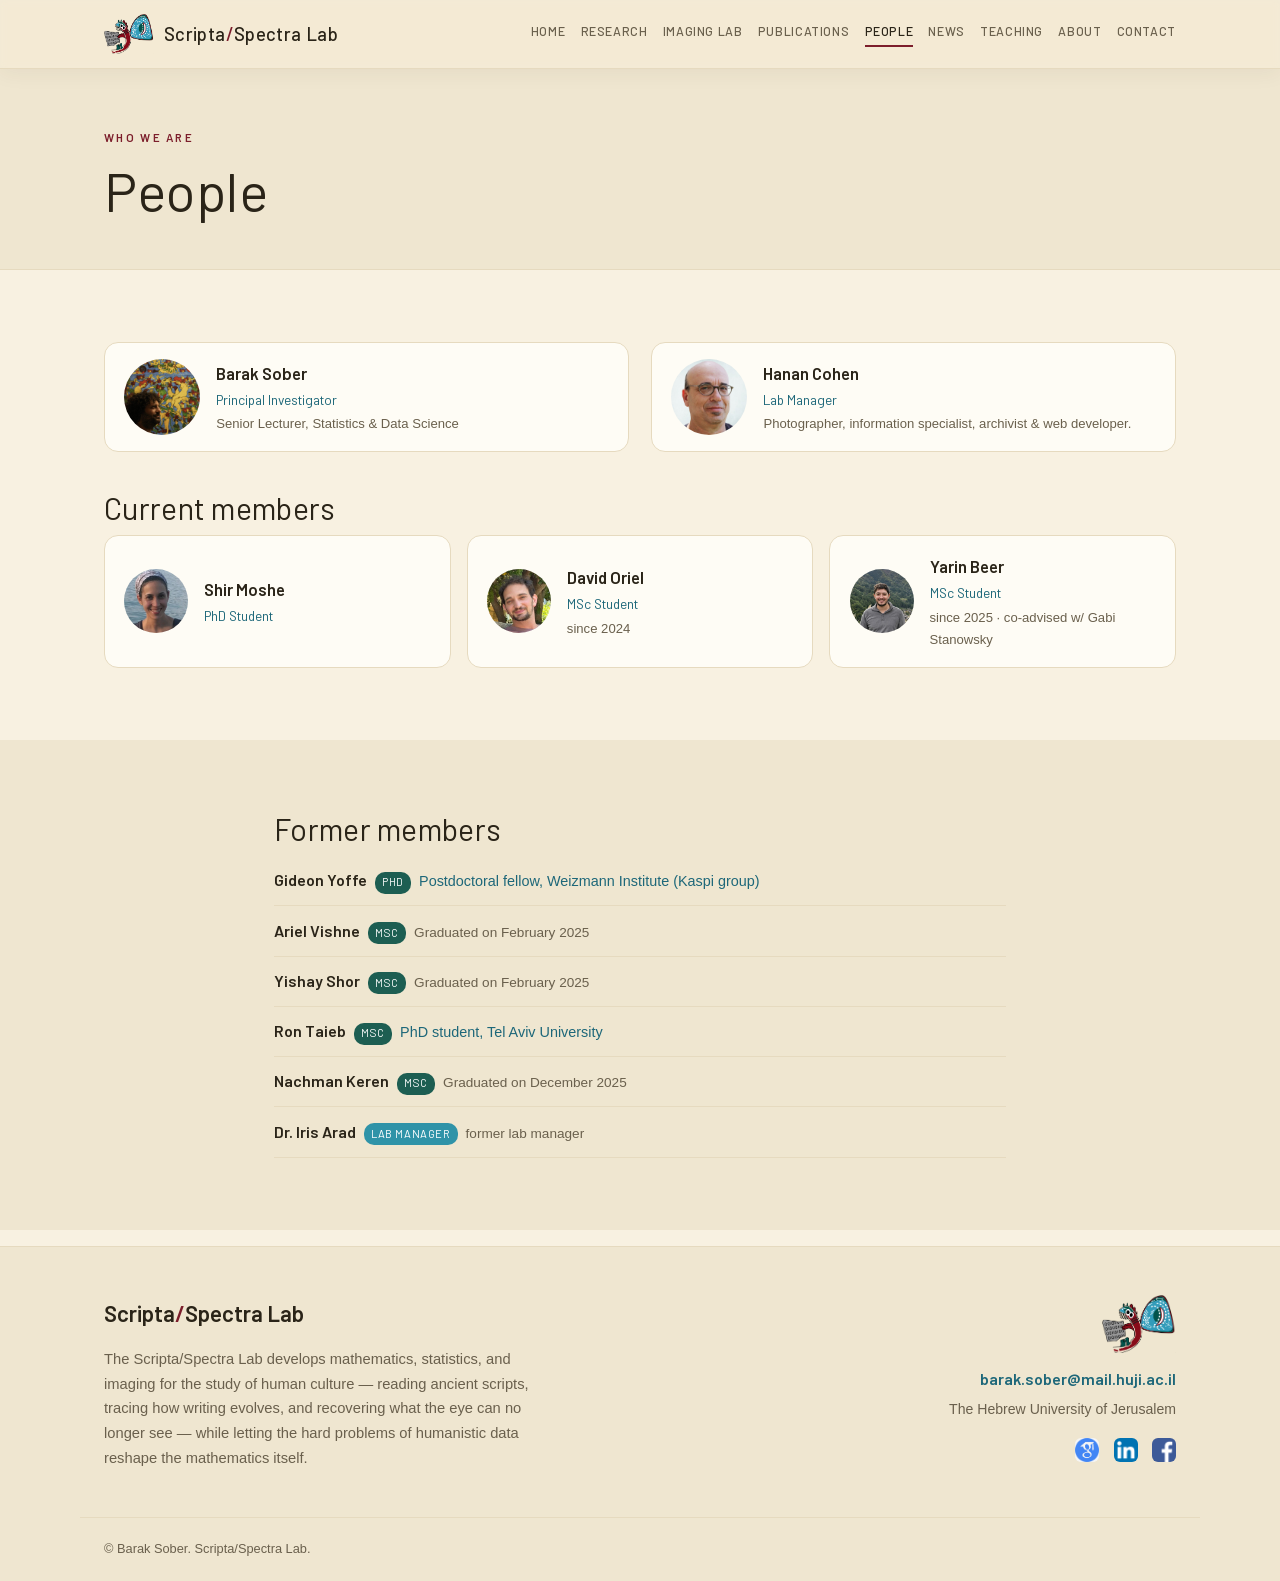
<file: people.html>
<!DOCTYPE html>
<html lang="en">
<head>
<meta charset="utf-8">
<meta name="viewport" content="width=device-width, initial-scale=1">
<title>People — Scripta/Spectra Lab</title>
<meta name="description" content="Scripta/Spectra Lab — Computational Analysis and Imaging for Cultural Heritage. Barak Sober, The Hebrew University of Jerusalem.">
<link rel="icon" href="assets/img/favicon_mascot.png">
<link rel="stylesheet" href="css/style.css?v=d3d2a01b">
</head>
<body class="">
<header class="nav" id="nav">
  <div class="wrap nav-inner">
    <a class="brand" href="index.html">
      <img src="assets/img/logo_mascot.png" alt="" class="brand-mark">
      <span class="brand-txt">Scripta<span class="slash">/</span>Spectra&nbsp;Lab</span>
    </a>
    <button class="burger" aria-label="Menu" onclick="document.body.classList.toggle('open')">
      <span></span><span></span><span></span>
    </button>
    <nav class="links"><a class="" href="index.html">Home</a><a class="" href="research.html">Research</a><a class="" href="imaging.html">Imaging Lab</a><a class="" href="publications.html">Publications</a><a class="active" href="people.html">People</a><a class="" href="news.html">News</a><a class="" href="teaching.html">Teaching</a><a class="" href="about.html">About</a><a class="" href="contact.html">Contact</a></nav>
  </div>
</header>
<main>

<section class="page-hero"><div class="wrap">
  <p class="eyebrow">Who we are</p><h1>People</h1>
</div></section>
<section class="section"><div class="wrap">
  <div class="lead-row reveal"><div class="member"><img class="m-photo" src="assets/img/bio_portrait.jpg" alt="Barak Sober"><div class="m-info"><span class="m-name">Barak Sober</span><span class="m-role">Principal Investigator</span><span class="m-sub">Senior Lecturer, Statistics &amp; Data Science</span></div></div><div class="member"><img class="m-photo" src="assets/img/team_hanan.jpg" alt="Hanan Cohen"><div class="m-info"><span class="m-name">Hanan Cohen</span><span class="m-role">Lab Manager</span><span class="m-sub">Photographer, information specialist, archivist &amp; web developer.</span></div></div></div>
  <h2 class="section-title reveal">Current members</h2>
  <div class="member-grid reveal"><div class="member"><img class="m-photo" src="assets/img/team_shir.jpg" alt="Shir Moshe"><div class="m-info"><span class="m-name">Shir Moshe</span><span class="m-role">PhD Student</span></div></div><div class="member"><img class="m-photo" src="assets/img/team_david.jpg" alt="David Oriel"><div class="m-info"><span class="m-name">David Oriel</span><span class="m-role">MSc Student</span><span class="m-sub">since 2024</span></div></div><div class="member"><img class="m-photo" src="assets/img/team_yarin.jpg" alt="Yarin Beer"><div class="m-info"><span class="m-name">Yarin Beer</span><span class="m-role">MSc Student</span><span class="m-sub">since 2025 · co-advised w/ Gabi Stanowsky</span></div></div></div>
</div></section>
<section class="section alt"><div class="wrap narrow">
  <h2 class="section-title reveal">Former members</h2>
  <ul class="alumni reveal"><li><span class="al-name">Gideon Yoffe</span> <span class="al-deg">PhD</span> <span class="al-now">Postdoctoral fellow, Weizmann Institute (Kaspi group)</span></li><li><span class="al-name">Ariel Vishne</span> <span class="al-deg">MSc</span> <span class="al-st">Graduated on February 2025</span></li><li><span class="al-name">Yishay Shor</span> <span class="al-deg">MSc</span> <span class="al-st">Graduated on February 2025</span></li><li><span class="al-name">Ron Taieb</span> <span class="al-deg">MSc</span> <span class="al-now">PhD student, Tel Aviv University</span></li><li><span class="al-name">Nachman Keren</span> <span class="al-deg">MSc</span> <span class="al-st">Graduated on December 2025</span></li><li><span class="al-name">Dr. Iris Arad</span> <span class="al-deg staff">Lab Manager</span> <span class="al-st">former lab manager</span></li></ul>
</div></section>

</main>
<footer class="foot">
  <div class="wrap foot-grid">
    <div class="foot-brand">
      <div class="foot-word">Scripta<span class="slash">/</span>Spectra&nbsp;Lab</div>
      <p class="foot-mission">The Scripta/Spectra Lab develops mathematics, statistics, and imaging for the study of human culture &mdash; reading ancient scripts, tracing how writing evolves, and recovering what the eye can no longer see &mdash; while letting the hard problems of humanistic data reshape the mathematics itself.</p>
    </div>
    <div class="foot-right">
      <img src="assets/img/logo_mascot.png" alt="" class="foot-mascot">
      <a class="foot-mail" href="mailto:barak.sober@mail.huji.ac.il">barak.sober@mail.huji.ac.il</a>
      <div class="foot-affil">The Hebrew University of Jerusalem</div>
      <div class="social"><a href="https://scholar.google.co.il/citations?user=tEwLrjIAAAAJ&hl=iw&oi=ao" target="_blank" rel="noopener" aria-label="Google Scholar" title="Google Scholar"><img src="assets/img/icon_scholar.jpg" alt="Google Scholar"></a><a href="https://www.linkedin.com/in/baraksover/?originalSubdomain=il" target="_blank" rel="noopener" aria-label="LinkedIn" title="LinkedIn"><img src="assets/img/icon_linkedin.png" alt="LinkedIn"></a><a href="https://www.facebook.com/barakino" target="_blank" rel="noopener" aria-label="Facebook" title="Facebook"><img src="assets/img/icon_facebook.png" alt="Facebook"></a></div>
    </div>
  </div>
  <div class="wrap foot-copy">© Barak Sober. Scripta/Spectra Lab.</div>
</footer>
<script src="js/site.js?v=46c93499"></script>
</body>
</html>
</file>
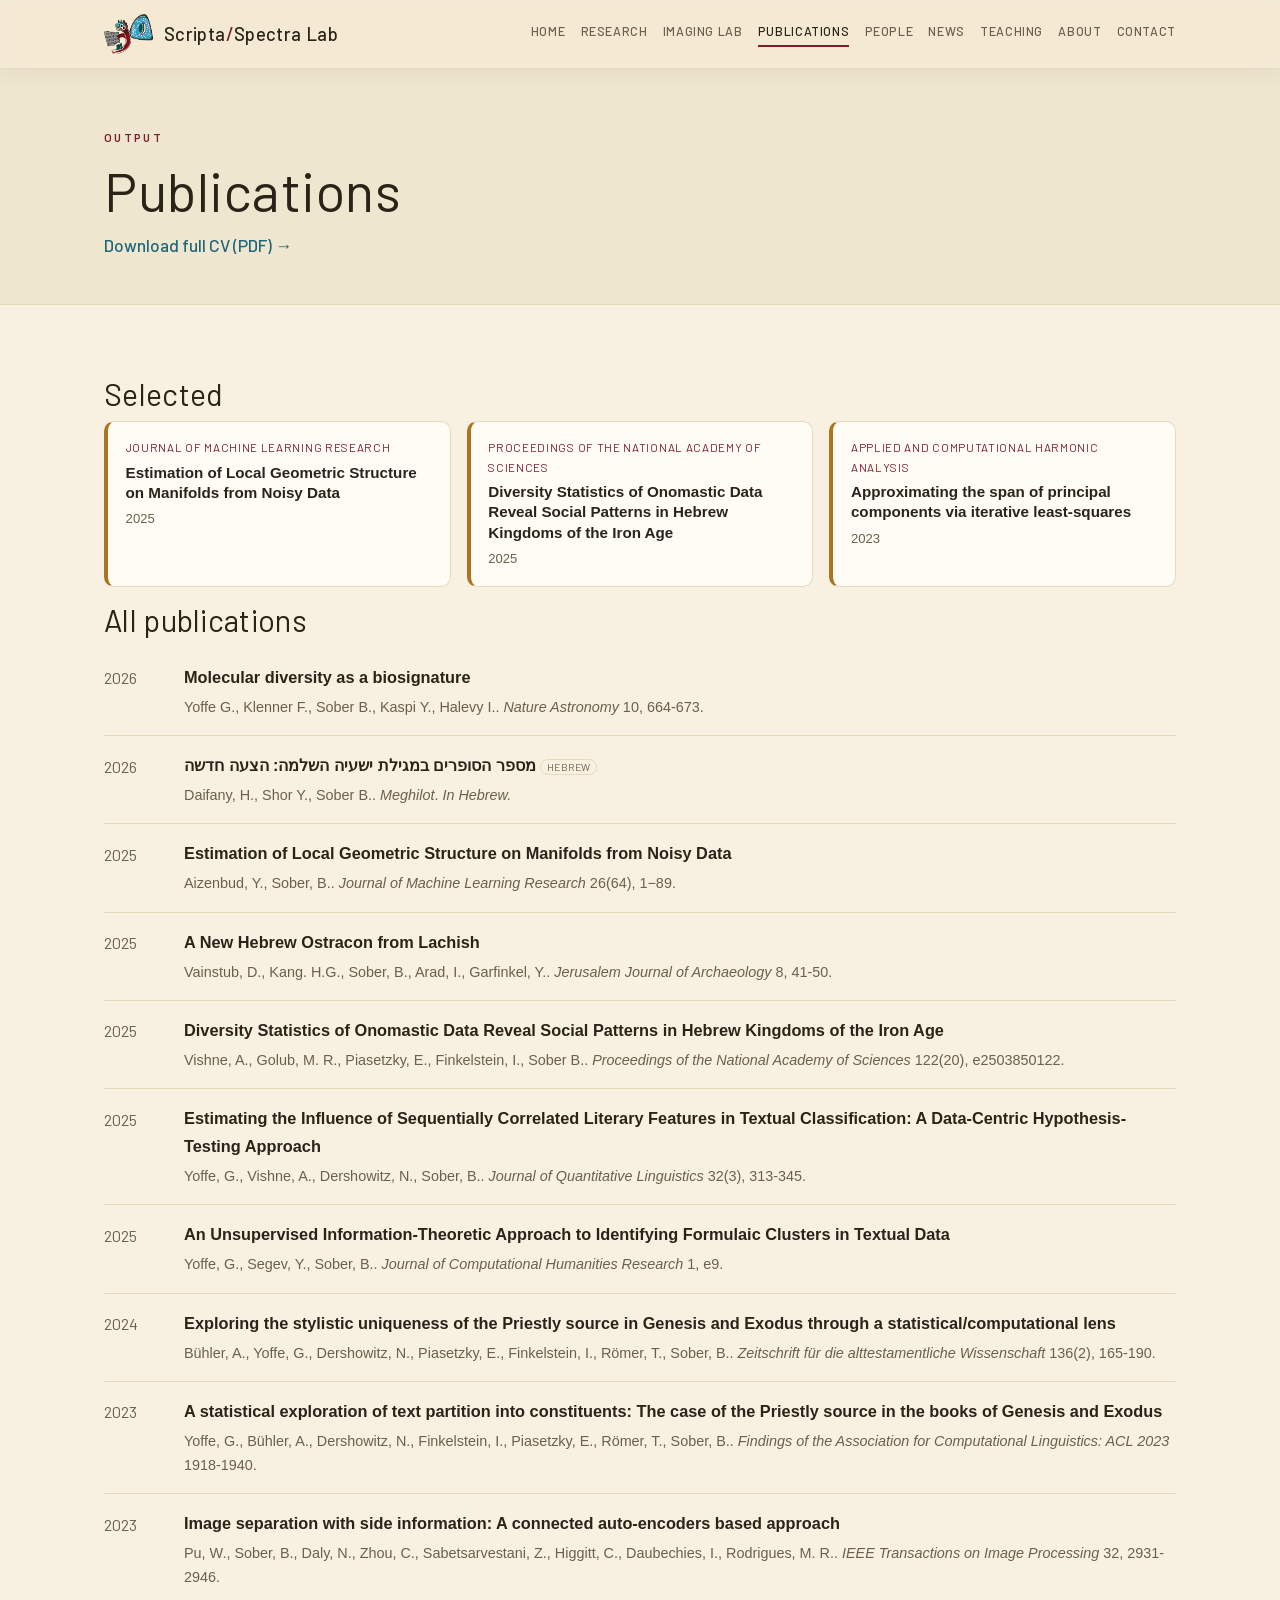
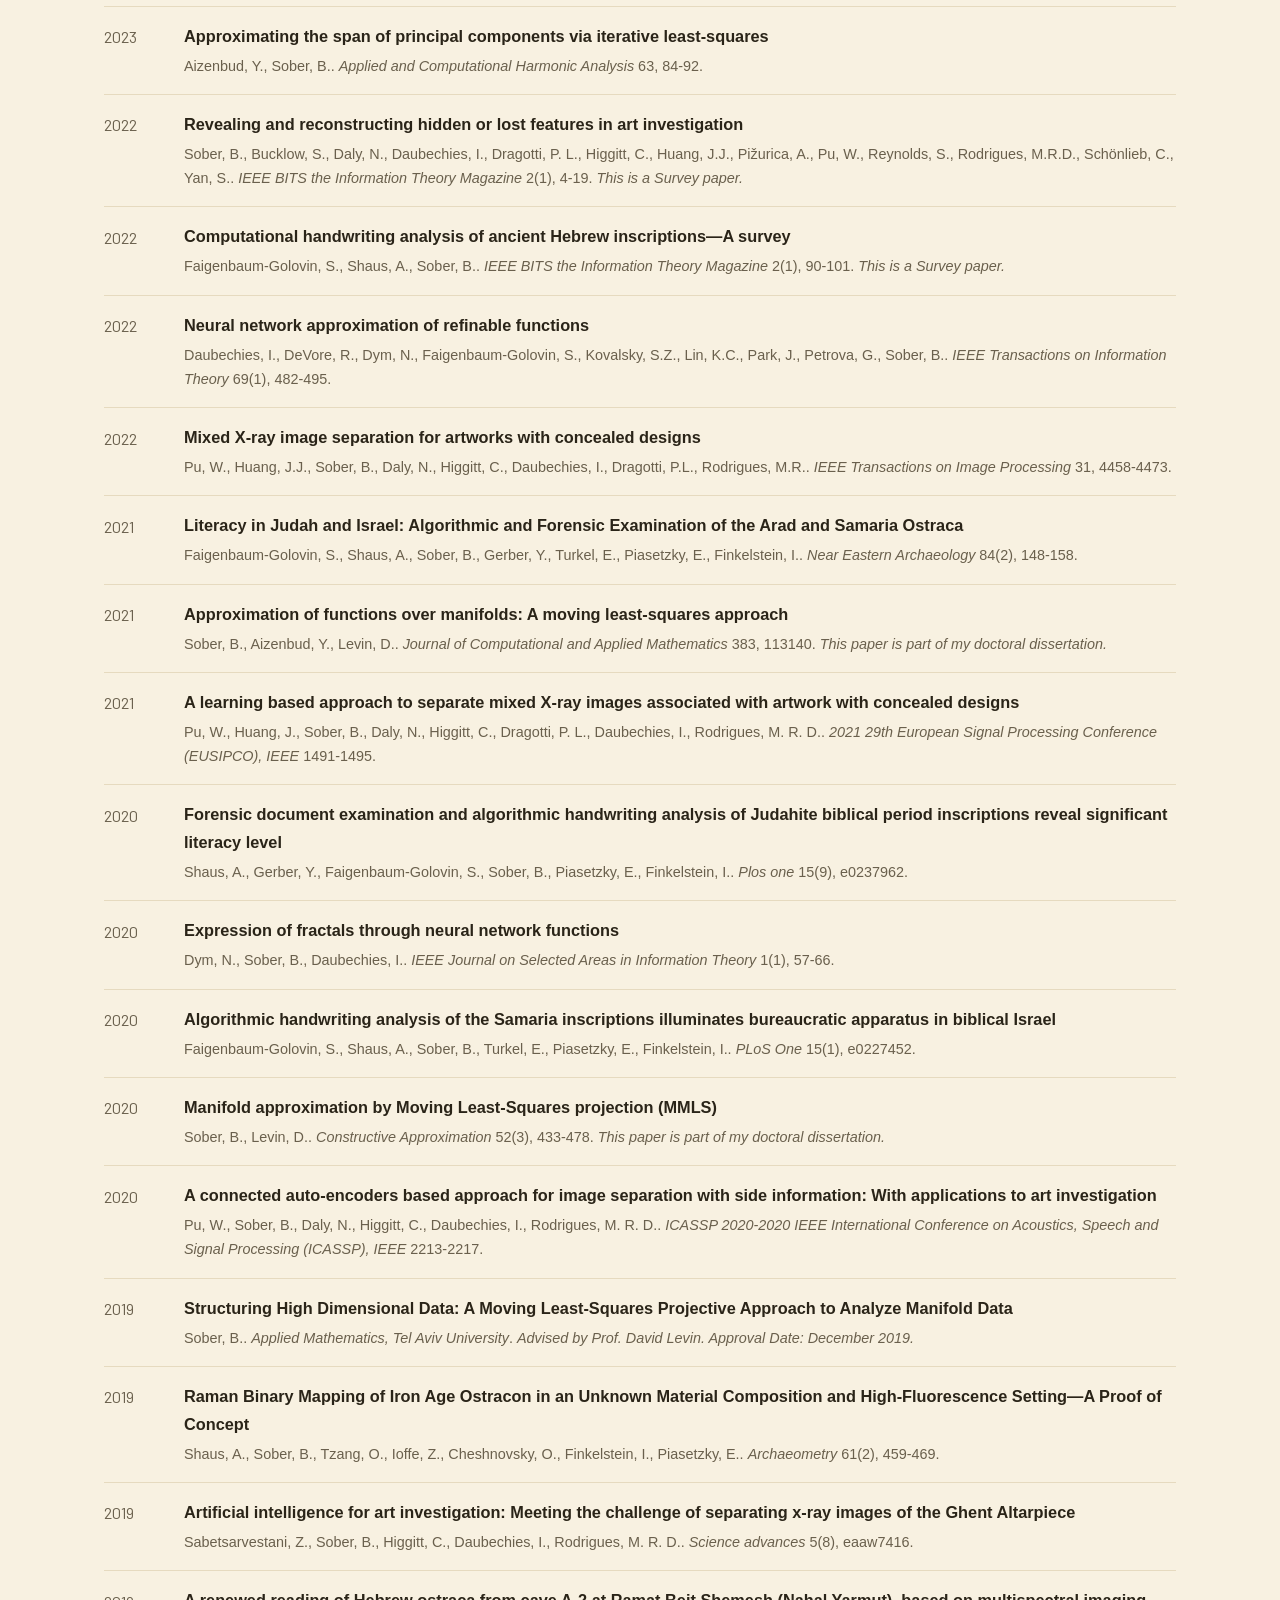
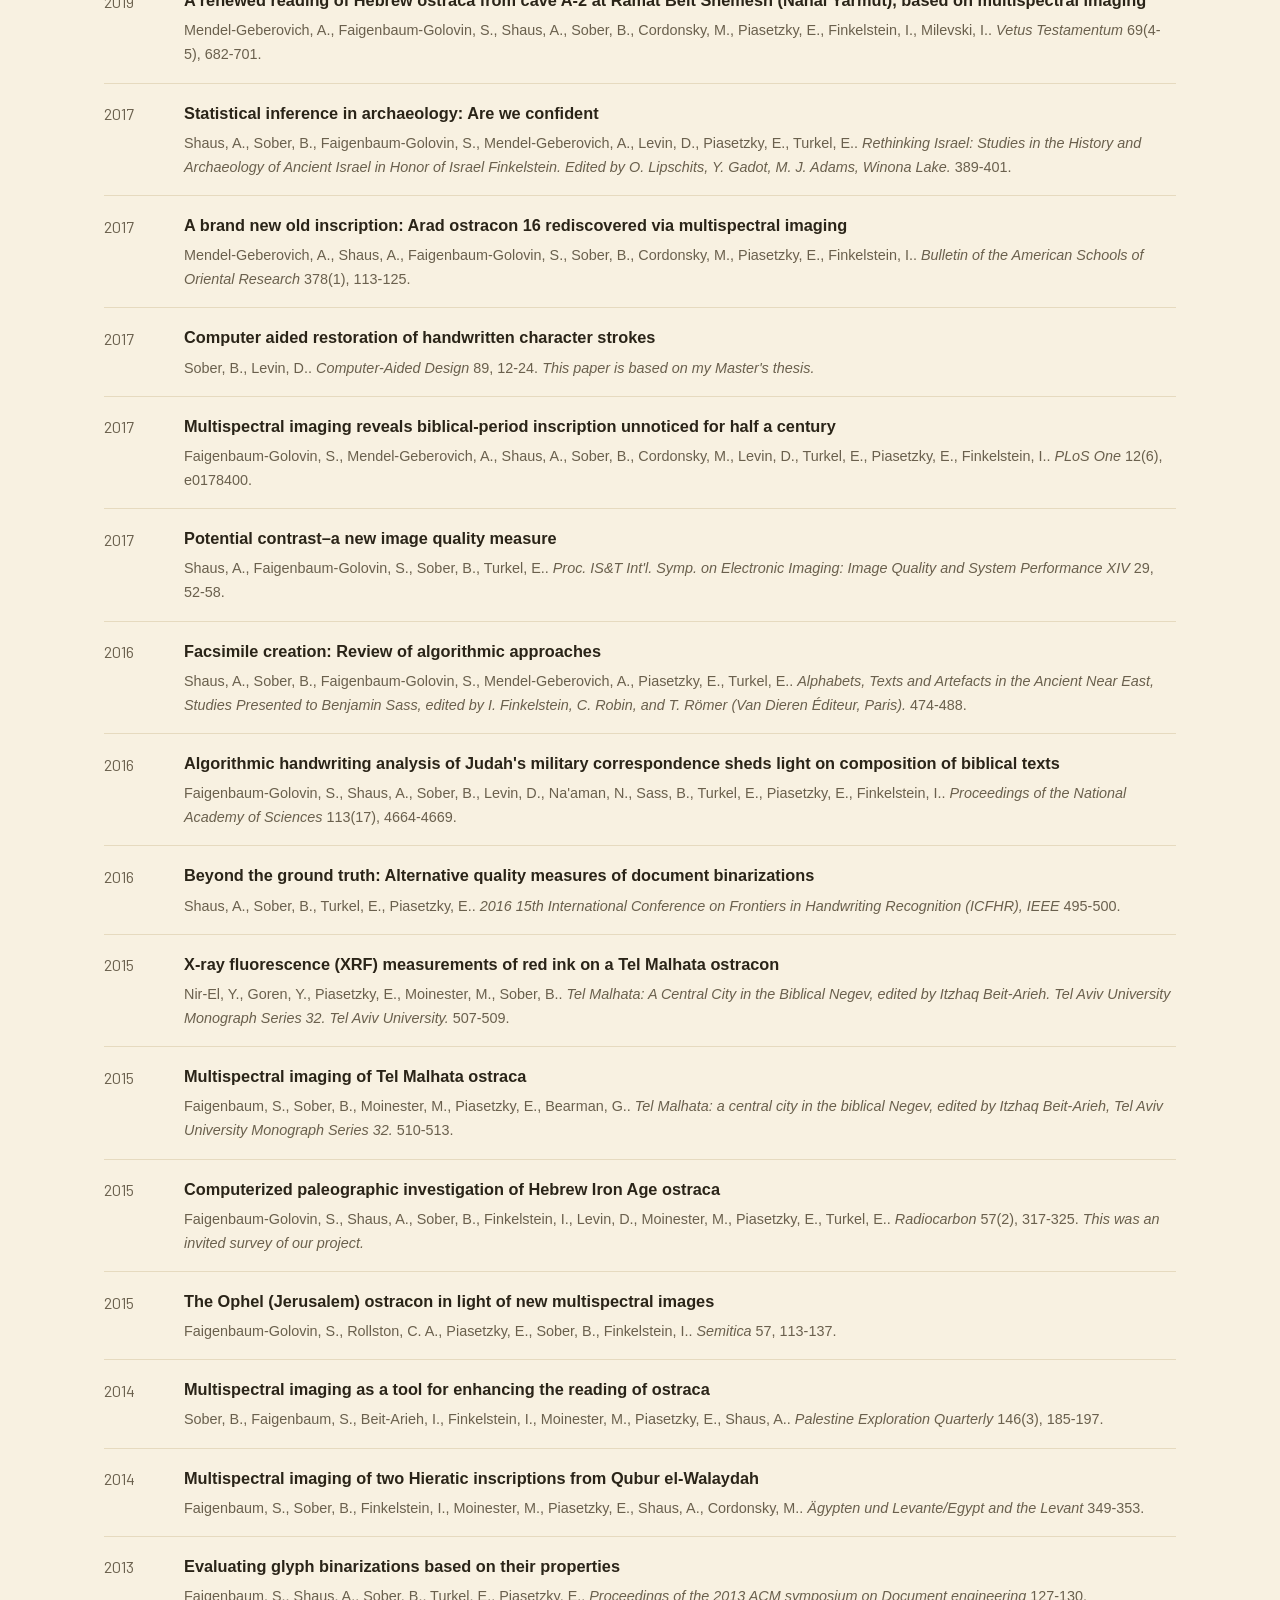
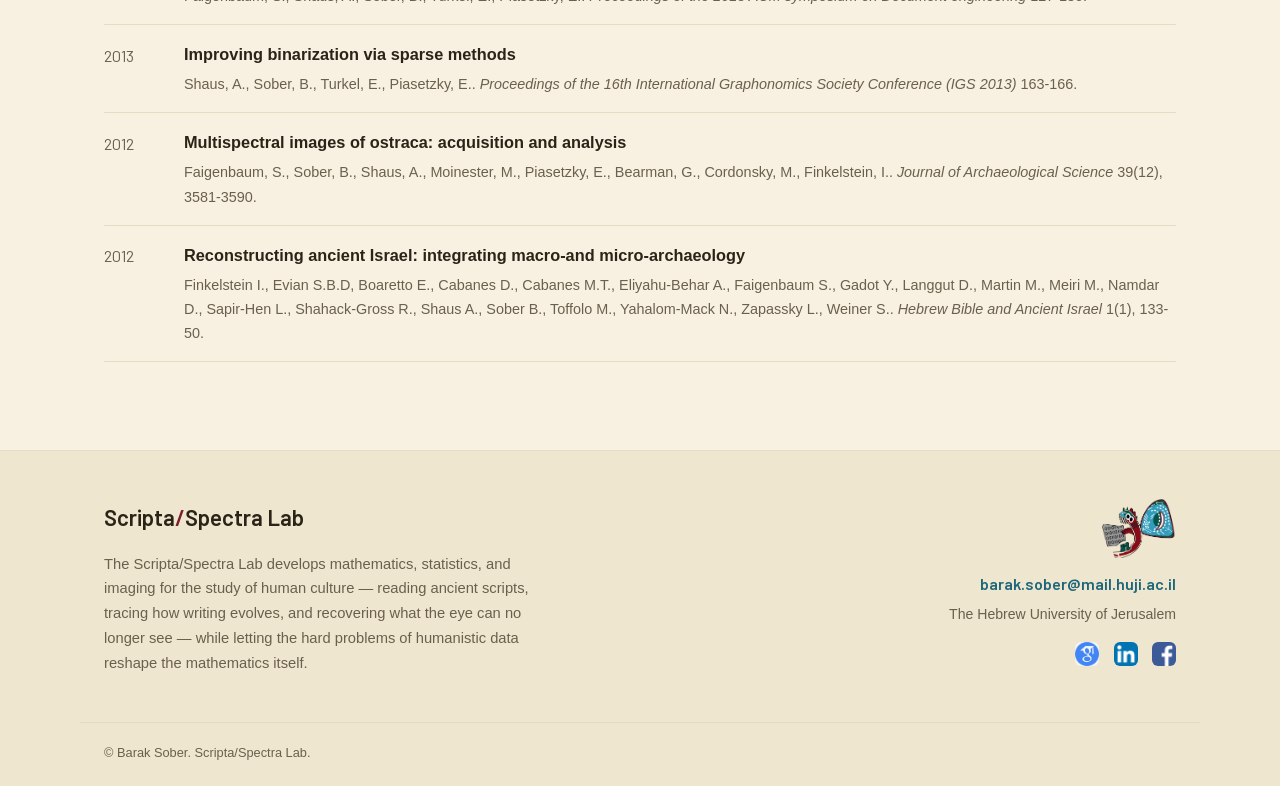
<file: publications.html>
<!DOCTYPE html>
<html lang="en">
<head>
<meta charset="utf-8">
<meta name="viewport" content="width=device-width, initial-scale=1">
<title>Publications — Scripta/Spectra Lab</title>
<meta name="description" content="Scripta/Spectra Lab — Computational Analysis and Imaging for Cultural Heritage. Barak Sober, The Hebrew University of Jerusalem.">
<link rel="icon" href="assets/img/favicon_mascot.png">
<link rel="stylesheet" href="css/style.css?v=d3d2a01b">
</head>
<body class="">
<header class="nav" id="nav">
  <div class="wrap nav-inner">
    <a class="brand" href="index.html">
      <img src="assets/img/logo_mascot.png" alt="" class="brand-mark">
      <span class="brand-txt">Scripta<span class="slash">/</span>Spectra&nbsp;Lab</span>
    </a>
    <button class="burger" aria-label="Menu" onclick="document.body.classList.toggle('open')">
      <span></span><span></span><span></span>
    </button>
    <nav class="links"><a class="" href="index.html">Home</a><a class="" href="research.html">Research</a><a class="" href="imaging.html">Imaging Lab</a><a class="active" href="publications.html">Publications</a><a class="" href="people.html">People</a><a class="" href="news.html">News</a><a class="" href="teaching.html">Teaching</a><a class="" href="about.html">About</a><a class="" href="contact.html">Contact</a></nav>
  </div>
</header>
<main>

<section class="page-hero"><div class="wrap">
  <p class="eyebrow">Output</p><h1>Publications</h1>
  <p class="page-lead"><a class="textlink" href="assets/Barak_Sober_CV.pdf" target="_blank" rel="noopener">Download full CV (PDF) →</a></p>
</div></section>
<section class="section pubs"><div class="wrap">
  <h2 class="section-title">Selected</h2>
  <div class="sel-grid reveal"><a class="sel-card" href="#pub-aizenbud2025localgeometry"><span class="sel-venue">Journal of Machine Learning Research</span><span class="sel-title">Estimation of Local Geometric Structure on Manifolds from Noisy Data</span><span class="sel-year">2025</span></a><a class="sel-card" href="#pub-vishne2025onomastics"><span class="sel-venue">Proceedings of the National Academy of Sciences</span><span class="sel-title">Diversity Statistics of Onomastic Data Reveal Social Patterns in Hebrew Kingdoms of the Iron Age</span><span class="sel-year">2025</span></a><a class="sel-card" href="#pub-aizenbud2023pca"><span class="sel-venue">Applied and Computational Harmonic Analysis</span><span class="sel-title">Approximating the span of principal components via iterative least-squares</span><span class="sel-year">2023</span></a></div>
  <h2 class="section-title">All publications</h2>
  <ul class="pub-list reveal"><li id="pub-yoffe2026biosignature" class="pub"><span class="pub-year">2026</span><div class="pub-main"><span class="pub-title">Molecular diversity as a biosignature</span><span class="pub-meta">Yoffe G., Klenner F., Sober B., Kaspi Y., Halevy I.. <span class="pub-venue">Nature Astronomy</span> 10, 664-673.</span></div></li><li id="pub-daifany2026megilot" class="pub"><span class="pub-year">2026</span><div class="pub-main"><span class="pub-title">מספר הסופרים במגילת ישעיה השלמה: הצעה חדשה</span> <span class="he-tag">Hebrew</span><span class="pub-meta">Daifany, H., Shor Y., Sober B.. <span class="pub-venue">Meghilot</span>. <span class="pub-inote">In Hebrew.</span></span></div></li><li id="pub-aizenbud2025localgeometry" class="pub"><span class="pub-year">2025</span><div class="pub-main"><span class="pub-title">Estimation of Local Geometric Structure on Manifolds from Noisy Data</span><span class="pub-meta">Aizenbud, Y., Sober, B.. <span class="pub-venue">Journal of Machine Learning Research</span> 26(64), 1−89.</span></div></li><li id="pub-vainstub2025lachish" class="pub"><span class="pub-year">2025</span><div class="pub-main"><span class="pub-title">A New Hebrew Ostracon from Lachish</span><span class="pub-meta">Vainstub, D., Kang. H.G., Sober, B., Arad, I., Garfinkel, Y.. <span class="pub-venue">Jerusalem Journal of Archaeology</span> 8, 41-50.</span></div></li><li id="pub-vishne2025onomastics" class="pub"><span class="pub-year">2025</span><div class="pub-main"><span class="pub-title">Diversity Statistics of Onomastic Data Reveal Social Patterns in Hebrew Kingdoms of the Iron Age</span><span class="pub-meta">Vishne, A., Golub, M. R., Piasetzky, E., Finkelstein, I., Sober B.. <span class="pub-venue">Proceedings of the National Academy of Sciences</span> 122(20), e2503850122.</span></div></li><li id="pub-yoffe2025sequential" class="pub"><span class="pub-year">2025</span><div class="pub-main"><span class="pub-title">Estimating the Influence of Sequentially Correlated Literary Features in Textual Classification: A Data-Centric Hypothesis-Testing Approach</span><span class="pub-meta">Yoffe, G., Vishne, A., Dershowitz, N., Sober, B.. <span class="pub-venue">Journal of Quantitative Linguistics</span> 32(3), 313-345.</span></div></li><li id="pub-yoffe2025formulaic" class="pub"><span class="pub-year">2025</span><div class="pub-main"><span class="pub-title">An Unsupervised Information-Theoretic Approach to Identifying Formulaic Clusters in Textual Data</span><span class="pub-meta">Yoffe, G., Segev, Y., Sober, B.. <span class="pub-venue">Journal of Computational Humanities Research</span> 1, e9.</span></div></li><li id="pub-buhler2024priestly" class="pub"><span class="pub-year">2024</span><div class="pub-main"><span class="pub-title">Exploring the stylistic uniqueness of the Priestly source in Genesis and Exodus through a statistical/computational lens</span><span class="pub-meta">Bühler, A., Yoffe, G., Dershowitz, N., Piasetzky, E., Finkelstein, I., Römer, T., Sober, B.. <span class="pub-venue">Zeitschrift für die alttestamentliche Wissenschaft</span> 136(2), 165-190.</span></div></li><li id="pub-yoffe2023acl" class="pub"><span class="pub-year">2023</span><div class="pub-main"><span class="pub-title">A statistical exploration of text partition into constituents: The case of the Priestly source in the books of Genesis and Exodus</span><span class="pub-meta">Yoffe, G., Bühler, A., Dershowitz, N., Finkelstein, I., Piasetzky, E., Römer, T., Sober, B.. <span class="pub-venue">Findings of the Association for Computational Linguistics: ACL 2023</span> 1918-1940.</span></div></li><li id="pub-pu2023sideinfo" class="pub"><span class="pub-year">2023</span><div class="pub-main"><span class="pub-title">Image separation with side information: A connected auto-encoders based approach</span><span class="pub-meta">Pu, W., Sober, B., Daly, N., Zhou, C., Sabetsarvestani, Z., Higgitt, C., Daubechies, I., Rodrigues, M. R.. <span class="pub-venue">IEEE Transactions on Image Processing</span> 32, 2931-2946.</span></div></li><li id="pub-aizenbud2023pca" class="pub"><span class="pub-year">2023</span><div class="pub-main"><span class="pub-title">Approximating the span of principal components via iterative least-squares</span><span class="pub-meta">Aizenbud, Y., Sober, B.. <span class="pub-venue">Applied and Computational Harmonic Analysis</span> 63, 84-92.</span></div></li><li id="pub-sober2022artsurvey" class="pub"><span class="pub-year">2022</span><div class="pub-main"><span class="pub-title">Revealing and reconstructing hidden or lost features in art investigation</span><span class="pub-meta">Sober, B., Bucklow, S., Daly, N., Daubechies, I., Dragotti, P. L., Higgitt, C., Huang, J.J., Pižurica, A., Pu, W., Reynolds, S., Rodrigues, M.R.D., Schönlieb, C., Yan, S.. <span class="pub-venue">IEEE BITS the Information Theory Magazine</span> 2(1), 4-19. <span class="pub-inote">This is a Survey paper.</span></span></div></li><li id="pub-faigenbaumgolovin2022handwritingsurvey" class="pub"><span class="pub-year">2022</span><div class="pub-main"><span class="pub-title">Computational handwriting analysis of ancient Hebrew inscriptions—A survey</span><span class="pub-meta">Faigenbaum-Golovin, S., Shaus, A., Sober, B.. <span class="pub-venue">IEEE BITS the Information Theory Magazine</span> 2(1), 90-101. <span class="pub-inote">This is a Survey paper.</span></span></div></li><li id="pub-daubechies2022refinable" class="pub"><span class="pub-year">2022</span><div class="pub-main"><span class="pub-title">Neural network approximation of refinable functions</span><span class="pub-meta">Daubechies, I., DeVore, R., Dym, N., Faigenbaum-Golovin, S., Kovalsky, S.Z., Lin, K.C., Park, J., Petrova, G., Sober, B.. <span class="pub-venue">IEEE Transactions on Information Theory</span> 69(1), 482-495.</span></div></li><li id="pub-pu2022mixedxray" class="pub"><span class="pub-year">2022</span><div class="pub-main"><span class="pub-title">Mixed X-ray image separation for artworks with concealed designs</span><span class="pub-meta">Pu, W., Huang, J.J., Sober, B., Daly, N., Higgitt, C., Daubechies, I., Dragotti, P.L., Rodrigues, M.R.. <span class="pub-venue">IEEE Transactions on Image Processing</span> 31, 4458-4473.</span></div></li><li id="pub-faigenbaumgolovin2021literacy" class="pub"><span class="pub-year">2021</span><div class="pub-main"><span class="pub-title">Literacy in Judah and Israel: Algorithmic and Forensic Examination of the Arad and Samaria Ostraca</span><span class="pub-meta">Faigenbaum-Golovin, S., Shaus, A., Sober, B., Gerber, Y., Turkel, E., Piasetzky, E., Finkelstein, I.. <span class="pub-venue">Near Eastern Archaeology</span> 84(2), 148-158.</span></div></li><li id="pub-sober2021functionsmanifolds" class="pub"><span class="pub-year">2021</span><div class="pub-main"><span class="pub-title">Approximation of functions over manifolds: A moving least-squares approach</span><span class="pub-meta">Sober, B., Aizenbud, Y., Levin, D.. <span class="pub-venue">Journal of Computational and Applied Mathematics</span> 383, 113140. <span class="pub-inote">This paper is part of my doctoral dissertation.</span></span></div></li><li id="pub-pu2021eusipco" class="pub"><span class="pub-year">2021</span><div class="pub-main"><span class="pub-title">A learning based approach to separate mixed X-ray images associated with artwork with concealed designs</span><span class="pub-meta">Pu, W., Huang, J., Sober, B., Daly, N., Higgitt, C., Dragotti, P. L., Daubechies, I., Rodrigues, M. R. D.. <span class="pub-venue">2021 29th European Signal Processing Conference (EUSIPCO), IEEE</span> 1491-1495.</span></div></li><li id="pub-shaus2020forensic" class="pub"><span class="pub-year">2020</span><div class="pub-main"><span class="pub-title">Forensic document examination and algorithmic handwriting analysis of Judahite biblical period inscriptions reveal significant literacy level</span><span class="pub-meta">Shaus, A., Gerber, Y., Faigenbaum-Golovin, S., Sober, B., Piasetzky, E., Finkelstein, I.. <span class="pub-venue">Plos one</span> 15(9), e0237962.</span></div></li><li id="pub-dym2020fractals" class="pub"><span class="pub-year">2020</span><div class="pub-main"><span class="pub-title">Expression of fractals through neural network functions</span><span class="pub-meta">Dym, N., Sober, B., Daubechies, I.. <span class="pub-venue">IEEE Journal on Selected Areas in Information Theory</span> 1(1), 57-66.</span></div></li><li id="pub-faigenbaumgolovin2020samaria" class="pub"><span class="pub-year">2020</span><div class="pub-main"><span class="pub-title">Algorithmic handwriting analysis of the Samaria inscriptions illuminates bureaucratic apparatus in biblical Israel</span><span class="pub-meta">Faigenbaum-Golovin, S., Shaus, A., Sober, B., Turkel, E., Piasetzky, E., Finkelstein, I.. <span class="pub-venue">PLoS One</span> 15(1), e0227452.</span></div></li><li id="pub-sober2020mmls" class="pub"><span class="pub-year">2020</span><div class="pub-main"><span class="pub-title">Manifold approximation by Moving Least-Squares projection (MMLS)</span><span class="pub-meta">Sober, B., Levin, D.. <span class="pub-venue">Constructive Approximation</span> 52(3), 433-478. <span class="pub-inote">This paper is part of my doctoral dissertation.</span></span></div></li><li id="pub-pu2020icassp" class="pub"><span class="pub-year">2020</span><div class="pub-main"><span class="pub-title">A connected auto-encoders based approach for image separation with side information: With applications to art investigation</span><span class="pub-meta">Pu, W., Sober, B., Daly, N., Higgitt, C., Daubechies, I., Rodrigues, M. R. D.. <span class="pub-venue">ICASSP 2020-2020 IEEE International Conference on Acoustics, Speech and Signal Processing (ICASSP), IEEE</span> 2213-2217.</span></div></li><li id="pub-sober2019dissertation" class="pub"><span class="pub-year">2019</span><div class="pub-main"><span class="pub-title">Structuring High Dimensional Data: A Moving Least-Squares Projective Approach to Analyze Manifold Data</span><span class="pub-meta">Sober, B.. <span class="pub-venue">Applied Mathematics, Tel Aviv University</span>. <span class="pub-inote">Advised by Prof. David Levin. Approval Date: December 2019.</span></span></div></li><li id="pub-shaus2019raman" class="pub"><span class="pub-year">2019</span><div class="pub-main"><span class="pub-title">Raman Binary Mapping of Iron Age Ostracon in an Unknown Material Composition and High‐Fluorescence Setting—A Proof of Concept</span><span class="pub-meta">Shaus, A., Sober, B., Tzang, O., Ioffe, Z., Cheshnovsky, O., Finkelstein, I., Piasetzky, E.. <span class="pub-venue">Archaeometry</span> 61(2), 459-469.</span></div></li><li id="pub-sabetsarvestani2019ghent" class="pub"><span class="pub-year">2019</span><div class="pub-main"><span class="pub-title">Artificial intelligence for art investigation: Meeting the challenge of separating x-ray images of the Ghent Altarpiece</span><span class="pub-meta">Sabetsarvestani, Z., Sober, B., Higgitt, C., Daubechies, I., Rodrigues, M. R. D.. <span class="pub-venue">Science advances</span> 5(8), eaaw7416.</span></div></li><li id="pub-mendelgeberovich2019nahalyarmut" class="pub"><span class="pub-year">2019</span><div class="pub-main"><span class="pub-title">A renewed reading of Hebrew ostraca from cave A-2 at Ramat Beit Shemesh (Nahal Yarmut), based on multispectral imaging</span><span class="pub-meta">Mendel-Geberovich, A., Faigenbaum-Golovin, S., Shaus, A., Sober, B., Cordonsky, M., Piasetzky, E., Finkelstein, I., Milevski, I.. <span class="pub-venue">Vetus Testamentum</span> 69(4-5), 682-701.</span></div></li><li id="pub-shaus2017statinference" class="pub"><span class="pub-year">2017</span><div class="pub-main"><span class="pub-title">Statistical inference in archaeology: Are we confident</span><span class="pub-meta">Shaus, A., Sober, B., Faigenbaum-Golovin, S., Mendel-Geberovich, A., Levin, D., Piasetzky, E., Turkel, E.. <span class="pub-venue">Rethinking Israel: Studies in the History and Archaeology of Ancient Israel in Honor of Israel Finkelstein. Edited by O. Lipschits, Y. Gadot, M. J. Adams, Winona Lake.</span> 389-401.</span></div></li><li id="pub-mendelgeberovich2017arad16" class="pub"><span class="pub-year">2017</span><div class="pub-main"><span class="pub-title">A brand new old inscription: Arad ostracon 16 rediscovered via multispectral imaging</span><span class="pub-meta">Mendel-Geberovich, A., Shaus, A., Faigenbaum-Golovin, S., Sober, B., Cordonsky, M., Piasetzky, E., Finkelstein, I.. <span class="pub-venue">Bulletin of the American Schools of Oriental Research</span> 378(1), 113-125.</span></div></li><li id="pub-sober2017strokes" class="pub"><span class="pub-year">2017</span><div class="pub-main"><span class="pub-title">Computer aided restoration of handwritten character strokes</span><span class="pub-meta">Sober, B., Levin, D.. <span class="pub-venue">Computer-Aided Design</span> 89, 12-24. <span class="pub-inote">This paper is based on my Master's thesis.</span></span></div></li><li id="pub-faigenbaumgolovin2017halfcentury" class="pub"><span class="pub-year">2017</span><div class="pub-main"><span class="pub-title">Multispectral imaging reveals biblical-period inscription unnoticed for half a century</span><span class="pub-meta">Faigenbaum-Golovin, S., Mendel-Geberovich, A., Shaus, A., Sober, B., Cordonsky, M., Levin, D., Turkel, E., Piasetzky, E., Finkelstein, I.. <span class="pub-venue">PLoS One</span> 12(6), e0178400.</span></div></li><li id="pub-shaus2017contrast" class="pub"><span class="pub-year">2017</span><div class="pub-main"><span class="pub-title">Potential contrast–a new image quality measure</span><span class="pub-meta">Shaus, A., Faigenbaum-Golovin, S., Sober, B., Turkel, E.. <span class="pub-venue">Proc. IS&T Int'l. Symp. on Electronic Imaging: Image Quality and System Performance XIV</span> 29, 52-58.</span></div></li><li id="pub-shaus2016facsimile" class="pub"><span class="pub-year">2016</span><div class="pub-main"><span class="pub-title">Facsimile creation: Review of algorithmic approaches</span><span class="pub-meta">Shaus, A., Sober, B., Faigenbaum-Golovin, S., Mendel-Geberovich, A., Piasetzky, E., Turkel, E.. <span class="pub-venue">Alphabets, Texts and Artefacts in the Ancient Near East, Studies Presented to Benjamin Sass, edited by I. Finkelstein, C. Robin, and T. Römer (Van Dieren Éditeur, Paris).</span> 474-488.</span></div></li><li id="pub-faigenbaumgolovin2016pnas" class="pub"><span class="pub-year">2016</span><div class="pub-main"><span class="pub-title">Algorithmic handwriting analysis of Judah's military correspondence sheds light on composition of biblical texts</span><span class="pub-meta">Faigenbaum-Golovin, S., Shaus, A., Sober, B., Levin, D., Na'aman, N., Sass, B., Turkel, E., Piasetzky, E., Finkelstein, I.. <span class="pub-venue">Proceedings of the National Academy of Sciences</span> 113(17), 4664-4669.</span></div></li><li id="pub-shaus2016binarization" class="pub"><span class="pub-year">2016</span><div class="pub-main"><span class="pub-title">Beyond the ground truth: Alternative quality measures of document binarizations</span><span class="pub-meta">Shaus, A., Sober, B., Turkel, E., Piasetzky, E.. <span class="pub-venue">2016 15th International Conference on Frontiers in Handwriting Recognition (ICFHR), IEEE</span> 495-500.</span></div></li><li id="pub-nirel2015xrf" class="pub"><span class="pub-year">2015</span><div class="pub-main"><span class="pub-title">X-ray fluorescence (XRF) measurements of red ink on a Tel Malhata ostracon</span><span class="pub-meta">Nir-El, Y., Goren, Y., Piasetzky, E., Moinester, M., Sober, B.. <span class="pub-venue">Tel Malhata: A Central City in the Biblical Negev, edited by Itzhaq Beit-Arieh. Tel Aviv University Monograph Series 32. Tel Aviv University.</span> 507-509.</span></div></li><li id="pub-faigenbaum2015telmalhata" class="pub"><span class="pub-year">2015</span><div class="pub-main"><span class="pub-title">Multispectral imaging of Tel Malhata ostraca</span><span class="pub-meta">Faigenbaum, S., Sober, B., Moinester, M., Piasetzky, E., Bearman, G.. <span class="pub-venue">Tel Malhata: a central city in the biblical Negev, edited by Itzhaq Beit-Arieh, Tel Aviv University Monograph Series 32.</span> 510-513.</span></div></li><li id="pub-faigenbaumgolovin2015paleographic" class="pub"><span class="pub-year">2015</span><div class="pub-main"><span class="pub-title">Computerized paleographic investigation of Hebrew Iron Age ostraca</span><span class="pub-meta">Faigenbaum-Golovin, S., Shaus, A., Sober, B., Finkelstein, I., Levin, D., Moinester, M., Piasetzky, E., Turkel, E.. <span class="pub-venue">Radiocarbon</span> 57(2), 317-325. <span class="pub-inote">This was an invited survey of our project.</span></span></div></li><li id="pub-faigenbaumgolovin2015ophel" class="pub"><span class="pub-year">2015</span><div class="pub-main"><span class="pub-title">The Ophel (Jerusalem) ostracon in light of new multispectral images</span><span class="pub-meta">Faigenbaum-Golovin, S., Rollston, C. A., Piasetzky, E., Sober, B., Finkelstein, I.. <span class="pub-venue">Semitica</span> 57, 113-137.</span></div></li><li id="pub-sober2014multispectral" class="pub"><span class="pub-year">2014</span><div class="pub-main"><span class="pub-title">Multispectral imaging as a tool for enhancing the reading of ostraca</span><span class="pub-meta">Sober, B., Faigenbaum, S., Beit-Arieh, I., Finkelstein, I., Moinester, M., Piasetzky, E., Shaus, A.. <span class="pub-venue">Palestine Exploration Quarterly</span> 146(3), 185-197.</span></div></li><li id="pub-faigenbaum2014hieratic" class="pub"><span class="pub-year">2014</span><div class="pub-main"><span class="pub-title">Multispectral imaging of two Hieratic inscriptions from Qubur el-Walaydah</span><span class="pub-meta">Faigenbaum, S., Sober, B., Finkelstein, I., Moinester, M., Piasetzky, E., Shaus, A., Cordonsky, M.. <span class="pub-venue">Ägypten und Levante/Egypt and the Levant</span> 349-353.</span></div></li><li id="pub-faigenbaum2013glyph" class="pub"><span class="pub-year">2013</span><div class="pub-main"><span class="pub-title">Evaluating glyph binarizations based on their properties</span><span class="pub-meta">Faigenbaum, S., Shaus, A., Sober, B., Turkel, E., Piasetzky, E.. <span class="pub-venue">Proceedings of the 2013 ACM symposium on Document engineering</span> 127-130.</span></div></li><li id="pub-shaus2013sparse" class="pub"><span class="pub-year">2013</span><div class="pub-main"><span class="pub-title">Improving binarization via sparse methods</span><span class="pub-meta">Shaus, A., Sober, B., Turkel, E., Piasetzky, E.. <span class="pub-venue">Proceedings of the 16th International Graphonomics Society Conference (IGS 2013)</span> 163-166.</span></div></li><li id="pub-faigenbaum2012multispectral" class="pub"><span class="pub-year">2012</span><div class="pub-main"><span class="pub-title">Multispectral images of ostraca: acquisition and analysis</span><span class="pub-meta">Faigenbaum, S., Sober, B., Shaus, A., Moinester, M., Piasetzky, E., Bearman, G., Cordonsky, M., Finkelstein, I.. <span class="pub-venue">Journal of Archaeological Science</span> 39(12), 3581-3590.</span></div></li><li id="pub-finkelstein2012reconstructing" class="pub"><span class="pub-year">2012</span><div class="pub-main"><span class="pub-title">Reconstructing ancient Israel: integrating macro-and micro-archaeology</span><span class="pub-meta">Finkelstein I., Evian S.B.D, Boaretto E., Cabanes D., Cabanes M.T., Eliyahu-Behar A., Faigenbaum S., Gadot Y., Langgut D., Martin M., Meiri M., Namdar D., Sapir-Hen L., Shahack-Gross R., Shaus A., Sober B., Toffolo M., Yahalom-Mack N., Zapassky L., Weiner S.. <span class="pub-venue">Hebrew Bible and Ancient Israel</span> 1(1), 133-50.</span></div></li></ul>
</div></section>

</main>
<footer class="foot">
  <div class="wrap foot-grid">
    <div class="foot-brand">
      <div class="foot-word">Scripta<span class="slash">/</span>Spectra&nbsp;Lab</div>
      <p class="foot-mission">The Scripta/Spectra Lab develops mathematics, statistics, and imaging for the study of human culture &mdash; reading ancient scripts, tracing how writing evolves, and recovering what the eye can no longer see &mdash; while letting the hard problems of humanistic data reshape the mathematics itself.</p>
    </div>
    <div class="foot-right">
      <img src="assets/img/logo_mascot.png" alt="" class="foot-mascot">
      <a class="foot-mail" href="mailto:barak.sober@mail.huji.ac.il">barak.sober@mail.huji.ac.il</a>
      <div class="foot-affil">The Hebrew University of Jerusalem</div>
      <div class="social"><a href="https://scholar.google.co.il/citations?user=tEwLrjIAAAAJ&hl=iw&oi=ao" target="_blank" rel="noopener" aria-label="Google Scholar" title="Google Scholar"><img src="assets/img/icon_scholar.jpg" alt="Google Scholar"></a><a href="https://www.linkedin.com/in/baraksover/?originalSubdomain=il" target="_blank" rel="noopener" aria-label="LinkedIn" title="LinkedIn"><img src="assets/img/icon_linkedin.png" alt="LinkedIn"></a><a href="https://www.facebook.com/barakino" target="_blank" rel="noopener" aria-label="Facebook" title="Facebook"><img src="assets/img/icon_facebook.png" alt="Facebook"></a></div>
    </div>
  </div>
  <div class="wrap foot-copy">© Barak Sober. Scripta/Spectra Lab.</div>
</footer>
<script src="js/site.js?v=46c93499"></script>
</body>
</html>
</file>
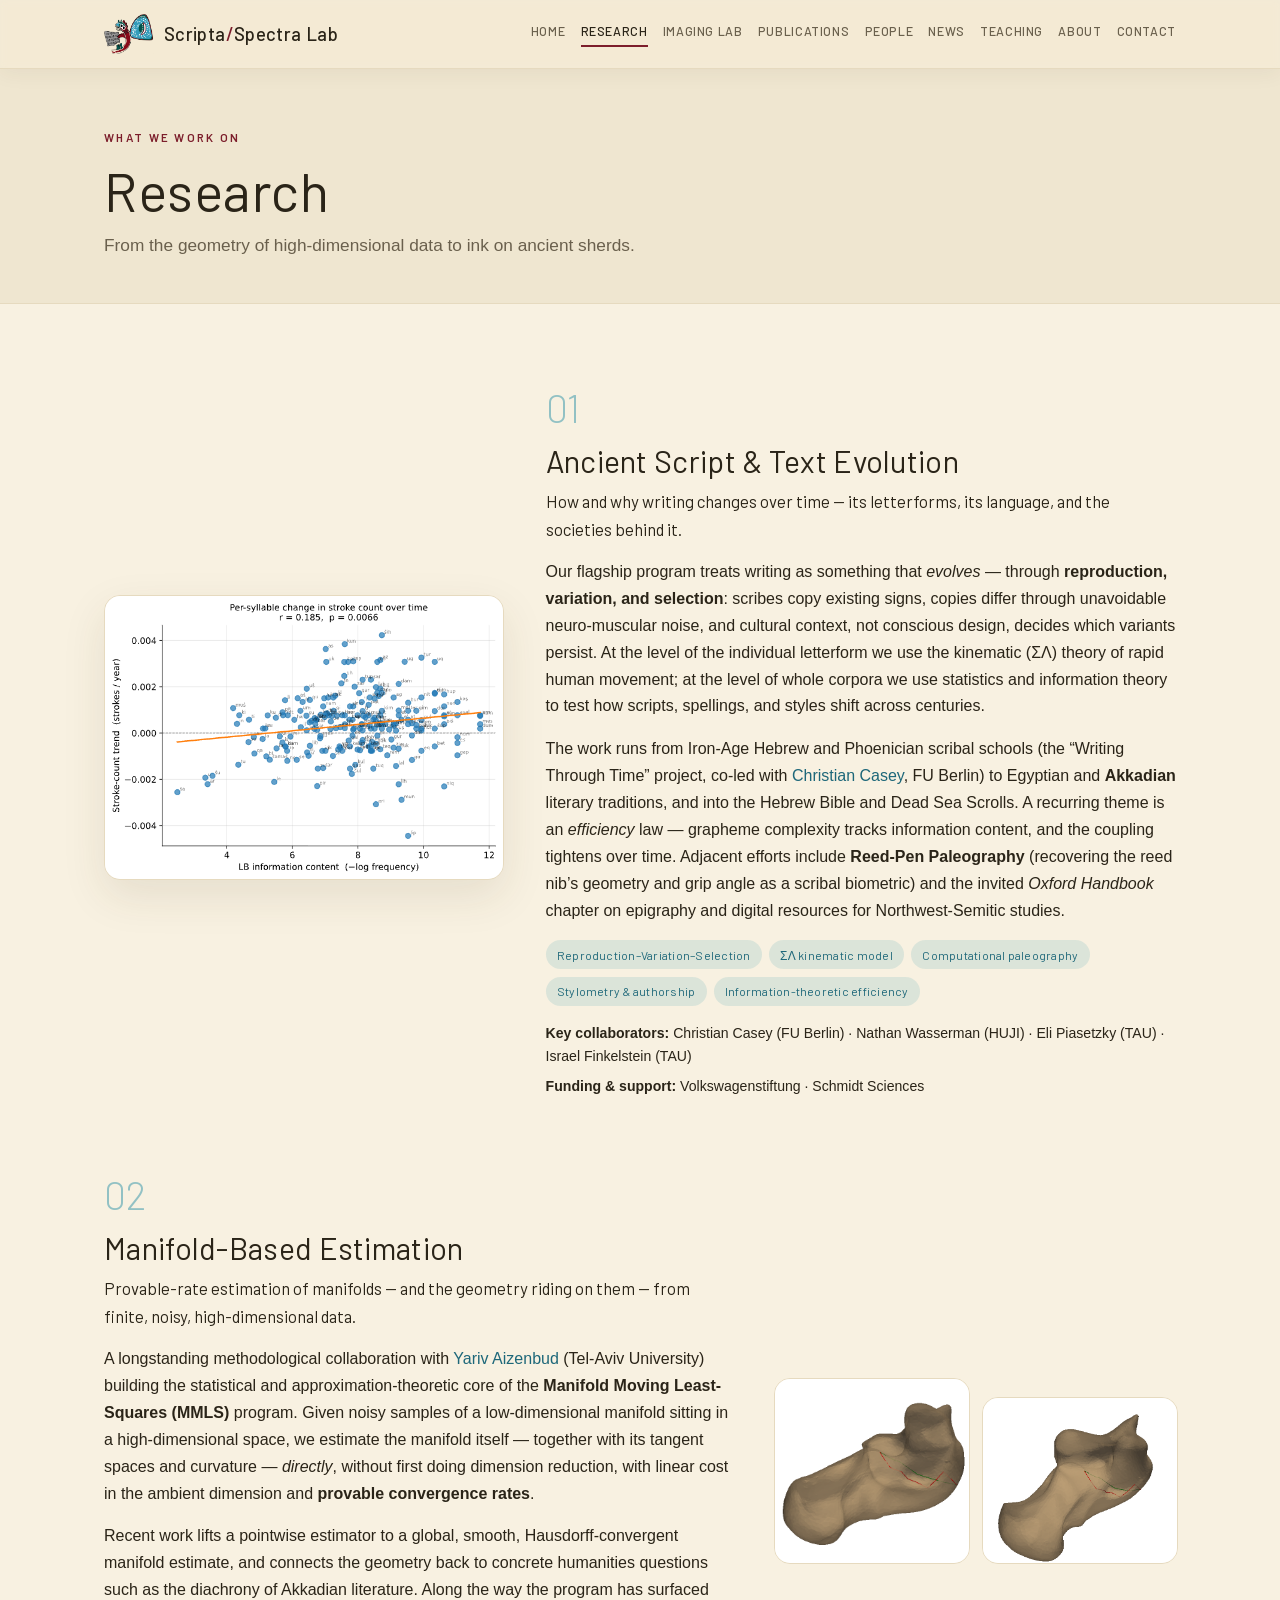
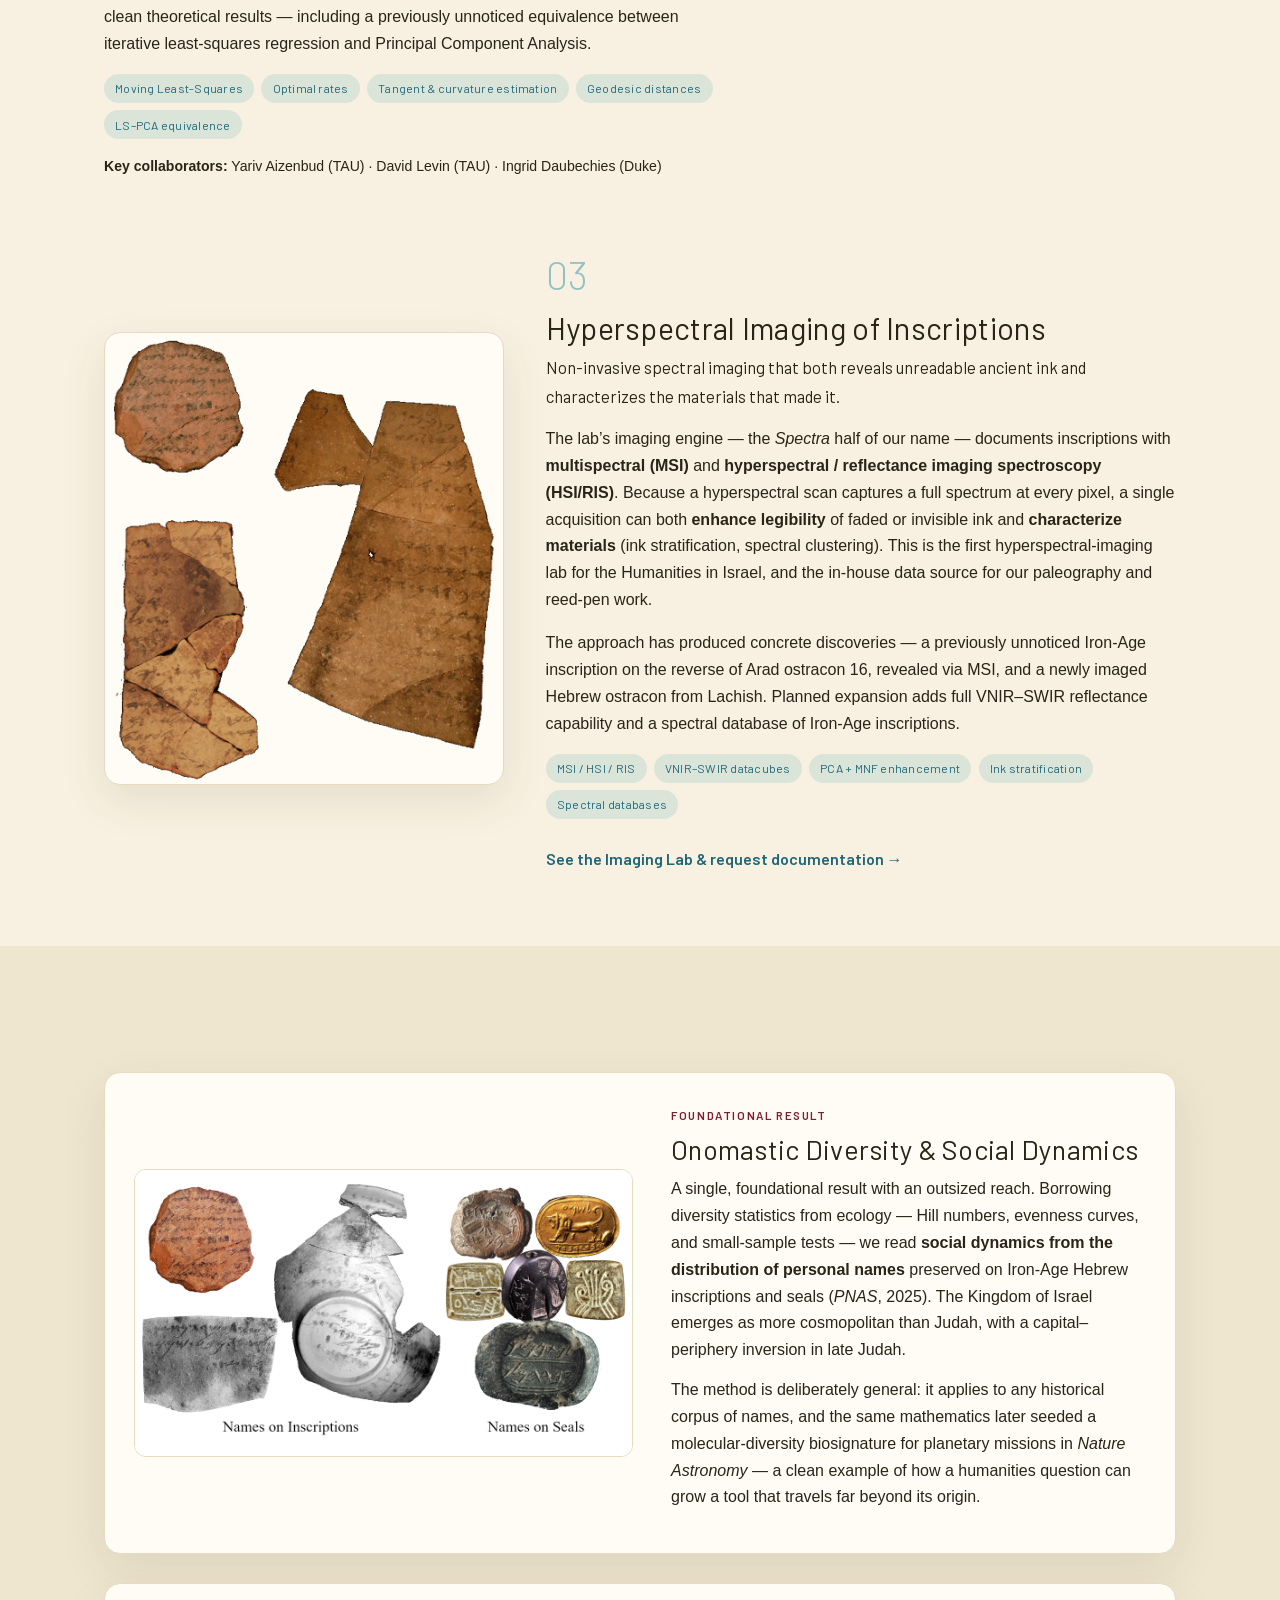
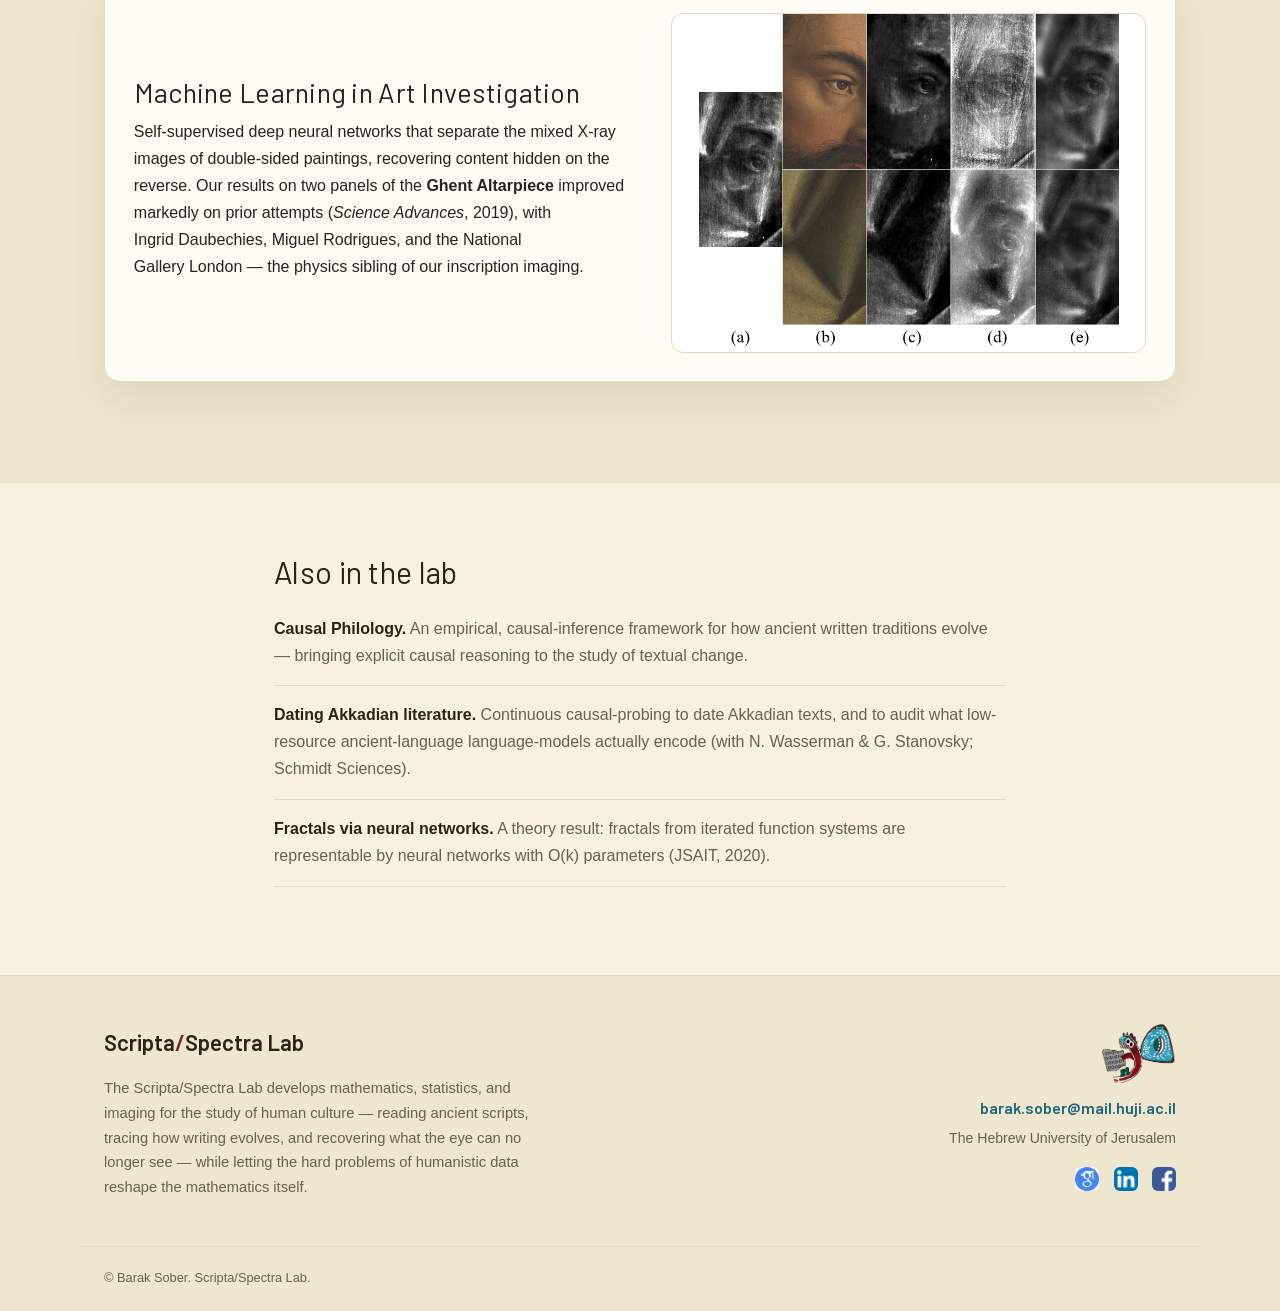
<file: research.html>
<!DOCTYPE html>
<html lang="en">
<head>
<meta charset="utf-8">
<meta name="viewport" content="width=device-width, initial-scale=1">
<title>Research — Scripta/Spectra Lab</title>
<meta name="description" content="Scripta/Spectra Lab — Computational Analysis and Imaging for Cultural Heritage. Barak Sober, The Hebrew University of Jerusalem.">
<link rel="icon" href="assets/img/favicon_mascot.png">
<link rel="stylesheet" href="css/style.css?v=d3d2a01b">
</head>
<body class="">
<header class="nav" id="nav">
  <div class="wrap nav-inner">
    <a class="brand" href="index.html">
      <img src="assets/img/logo_mascot.png" alt="" class="brand-mark">
      <span class="brand-txt">Scripta<span class="slash">/</span>Spectra&nbsp;Lab</span>
    </a>
    <button class="burger" aria-label="Menu" onclick="document.body.classList.toggle('open')">
      <span></span><span></span><span></span>
    </button>
    <nav class="links"><a class="" href="index.html">Home</a><a class="active" href="research.html">Research</a><a class="" href="imaging.html">Imaging Lab</a><a class="" href="publications.html">Publications</a><a class="" href="people.html">People</a><a class="" href="news.html">News</a><a class="" href="teaching.html">Teaching</a><a class="" href="about.html">About</a><a class="" href="contact.html">Contact</a></nav>
  </div>
</header>
<main>

<section class="page-hero"><div class="wrap">
  <p class="eyebrow">What we work on</p><h1>Research</h1>
  <p class="page-lead">From the geometry of high-dimensional data to ink on ancient sherds.</p>
</div></section>

<section class="section rs-list"><div class="wrap">
<article class="rs  reveal" id="script-evolution">
  <div class="rs-media "><img src="assets/img/script_evolution.png" alt="Ancient Script &amp; Text Evolution"></div>
  <div class="rs-body">
    <span class="rs-num">01</span>
    <h2>Ancient Script &amp; Text Evolution</h2>
    <p class="rs-tag">How and why writing changes over time — its letterforms, its language, and the societies behind it.</p>
    
<p>Our flagship program treats writing as something that <em>evolves</em> &mdash; through
<strong>reproduction, variation, and selection</strong>: scribes copy existing signs, copies
differ through unavoidable neuro-muscular noise, and cultural context, not conscious design,
decides which variants persist. At the level of the individual letterform we use the kinematic
(&Sigma;&Lambda;) theory of rapid human movement; at the level of whole corpora we use
statistics and information theory to test how scripts, spellings, and styles shift across
centuries.</p>
<p>The work runs from Iron-Age Hebrew and Phoenician scribal schools (the &ldquo;Writing
Through Time&rdquo; project, co-led with
<a href="https://www.geschkult.fu-berlin.de/" target="_blank" rel="noopener">Christian Casey</a>,
FU&nbsp;Berlin) to Egyptian and <strong>Akkadian</strong> literary traditions, and into the
Hebrew Bible and Dead Sea Scrolls. A recurring theme is an <em>efficiency</em> law &mdash;
grapheme complexity tracks information content, and the coupling tightens over time. Adjacent
efforts include <strong>Reed-Pen Paleography</strong> (recovering the reed nib&rsquo;s geometry
and grip angle as a scribal biometric) and the invited <em>Oxford Handbook</em> chapter on
epigraphy and digital resources for Northwest-Semitic studies.</p>

    <div class="kws"><span class="kw">Reproduction–Variation–Selection</span><span class="kw">ΣΛ kinematic model</span><span class="kw">Computational paleography</span><span class="kw">Stylometry & authorship</span><span class="kw">Information-theoretic efficiency</span></div>
    <p class="rs-collab"><strong>Key collaborators:</strong> Christian Casey (FU Berlin) · Nathan Wasserman (HUJI) · Eli Piasetzky (TAU) · Israel Finkelstein (TAU)</p>
    <p class="rs-fund"><strong>Funding &amp; support:</strong> Volkswagenstiftung · Schmidt Sciences</p>
    
  </div>
</article>
<article class="rs alt reveal" id="manifold-estimation">
  <div class="rs-media twin"><img src="assets/img/paleo_a.png" alt="Manifold-Based Estimation"><img src="assets/img/paleo_b.png" alt="Manifold-Based Estimation"></div>
  <div class="rs-body">
    <span class="rs-num">02</span>
    <h2>Manifold-Based Estimation</h2>
    <p class="rs-tag">Provable-rate estimation of manifolds — and the geometry riding on them — from finite, noisy, high-dimensional data.</p>
    
<p>A longstanding methodological collaboration with
<a href="https://sites.google.com/view/yariv-aizenbud/" target="_blank" rel="noopener">Yariv&nbsp;Aizenbud</a>
(Tel-Aviv University) building the statistical and approximation-theoretic core of the
<strong>Manifold Moving Least-Squares (MMLS)</strong> program. Given noisy samples of a
low-dimensional manifold sitting in a high-dimensional space, we estimate the manifold
itself &mdash; together with its tangent spaces and curvature &mdash; <em>directly</em>,
without first doing dimension reduction, with linear cost in the ambient dimension and
<strong>provable convergence rates</strong>.</p>
<p>Recent work lifts a pointwise estimator to a global, smooth, Hausdorff-convergent
manifold estimate, and connects the geometry back to concrete humanities questions such as
the diachrony of Akkadian literature. Along the way the program has surfaced clean
theoretical results &mdash; including a previously unnoticed equivalence between iterative
least-squares regression and Principal Component Analysis.</p>

    <div class="kws"><span class="kw">Moving Least-Squares</span><span class="kw">Optimal rates</span><span class="kw">Tangent & curvature estimation</span><span class="kw">Geodesic distances</span><span class="kw">LS–PCA equivalence</span></div>
    <p class="rs-collab"><strong>Key collaborators:</strong> Yariv Aizenbud (TAU) · David Levin (TAU) · Ingrid Daubechies (Duke)</p>
    
    
  </div>
</article>
<article class="rs  reveal" id="spectra">
  <div class="rs-media "><img src="assets/img/inscriptions.png" alt="Hyperspectral Imaging of Inscriptions"></div>
  <div class="rs-body">
    <span class="rs-num">03</span>
    <h2>Hyperspectral Imaging of Inscriptions</h2>
    <p class="rs-tag">Non-invasive spectral imaging that both reveals unreadable ancient ink and characterizes the materials that made it.</p>
    
<p>The lab&rsquo;s imaging engine &mdash; the <em>Spectra</em> half of our name &mdash;
documents inscriptions with <strong>multispectral (MSI)</strong> and
<strong>hyperspectral / reflectance imaging spectroscopy (HSI/RIS)</strong>. Because a
hyperspectral scan captures a full spectrum at every pixel, a single acquisition can both
<strong>enhance legibility</strong> of faded or invisible ink and
<strong>characterize materials</strong> (ink stratification, spectral clustering). This is
the first hyperspectral-imaging lab for the Humanities in Israel, and the in-house data
source for our paleography and reed-pen work.</p>
<p>The approach has produced concrete discoveries &mdash; a previously unnoticed Iron-Age
inscription on the reverse of Arad ostracon&nbsp;16, revealed via MSI, and a newly imaged
Hebrew ostracon from Lachish. Planned expansion adds full VNIR&ndash;SWIR reflectance
capability and a spectral database of Iron-Age inscriptions.</p>

    <div class="kws"><span class="kw">MSI / HSI / RIS</span><span class="kw">VNIR–SWIR datacubes</span><span class="kw">PCA + MNF enhancement</span><span class="kw">Ink stratification</span><span class="kw">Spectral databases</span></div>
    
    
    <a class="textlink rs-cta" href="imaging.html">See the Imaging Lab &amp; request documentation →</a>
  </div>
</article></div></section>

<section class="section alt"><div class="wrap">
  <h2 class="section-title reveal">Featured directions</h2>
  <article class="feat-banner  reveal" id="onomastics"><div class="fb-media"><img src="assets/img/onomastics.png" alt="Onomastic Diversity &amp; Social Dynamics"></div><div class="fb-body"><span class="fb-kicker">Foundational result</span><h3>Onomastic Diversity &amp; Social Dynamics</h3>
<p>A single, foundational result with an outsized reach. Borrowing diversity statistics from
ecology &mdash; Hill numbers, evenness curves, and small-sample tests &mdash; we read
<strong>social dynamics from the distribution of personal names</strong> preserved on Iron-Age
Hebrew inscriptions and seals (<em>PNAS</em>, 2025). The Kingdom of Israel emerges as more
cosmopolitan than Judah, with a capital&ndash;periphery inversion in late Judah.</p>
<p>The method is deliberately general: it applies to any historical corpus of names, and the
same mathematics later seeded a molecular-diversity biosignature for planetary missions in
<em>Nature Astronomy</em> &mdash; a clean example of how a humanities question can grow a tool
that travels far beyond its origin.</p>
</div></article><article class="feat-banner flip reveal" id="art-investigation"><div class="fb-media"><img src="assets/img/proj_art_comparison.png" alt="Machine Learning in Art Investigation"></div><div class="fb-body"><h3>Machine Learning in Art Investigation</h3>
<p>Self-supervised deep neural networks that separate the mixed X-ray images of
double-sided paintings, recovering content hidden on the reverse. Our results on two panels
of the <strong>Ghent Altarpiece</strong> improved markedly on prior attempts
(<em>Science Advances</em>, 2019), with Ingrid&nbsp;Daubechies, Miguel&nbsp;Rodrigues, and the
National Gallery&nbsp;London &mdash; the physics sibling of our inscription imaging.</p>
</div></article>
</div></section>

<section class="section"><div class="wrap narrow">
  <h2 class="section-title reveal">Also in the lab</h2>
  <ul class="brief-list"><li class="reveal"><strong>Causal Philology.</strong> An empirical, causal-inference framework for how ancient written traditions evolve &mdash; bringing explicit causal reasoning to the study of textual change.</li><li class="reveal"><strong>Dating Akkadian literature.</strong> Continuous causal-probing to date Akkadian texts, and to audit what low-resource ancient-language language-models actually encode (with N.&nbsp;Wasserman & G.&nbsp;Stanovsky; Schmidt Sciences).</li><li class="reveal"><strong>Fractals via neural networks.</strong> A theory result: fractals from iterated function systems are representable by neural networks with O(k) parameters (JSAIT, 2020).</li></ul>
</div></section>

</main>
<footer class="foot">
  <div class="wrap foot-grid">
    <div class="foot-brand">
      <div class="foot-word">Scripta<span class="slash">/</span>Spectra&nbsp;Lab</div>
      <p class="foot-mission">The Scripta/Spectra Lab develops mathematics, statistics, and imaging for the study of human culture &mdash; reading ancient scripts, tracing how writing evolves, and recovering what the eye can no longer see &mdash; while letting the hard problems of humanistic data reshape the mathematics itself.</p>
    </div>
    <div class="foot-right">
      <img src="assets/img/logo_mascot.png" alt="" class="foot-mascot">
      <a class="foot-mail" href="mailto:barak.sober@mail.huji.ac.il">barak.sober@mail.huji.ac.il</a>
      <div class="foot-affil">The Hebrew University of Jerusalem</div>
      <div class="social"><a href="https://scholar.google.co.il/citations?user=tEwLrjIAAAAJ&hl=iw&oi=ao" target="_blank" rel="noopener" aria-label="Google Scholar" title="Google Scholar"><img src="assets/img/icon_scholar.jpg" alt="Google Scholar"></a><a href="https://www.linkedin.com/in/baraksover/?originalSubdomain=il" target="_blank" rel="noopener" aria-label="LinkedIn" title="LinkedIn"><img src="assets/img/icon_linkedin.png" alt="LinkedIn"></a><a href="https://www.facebook.com/barakino" target="_blank" rel="noopener" aria-label="Facebook" title="Facebook"><img src="assets/img/icon_facebook.png" alt="Facebook"></a></div>
    </div>
  </div>
  <div class="wrap foot-copy">© Barak Sober. Scripta/Spectra Lab.</div>
</footer>
<script src="js/site.js?v=46c93499"></script>
</body>
</html>
</file>
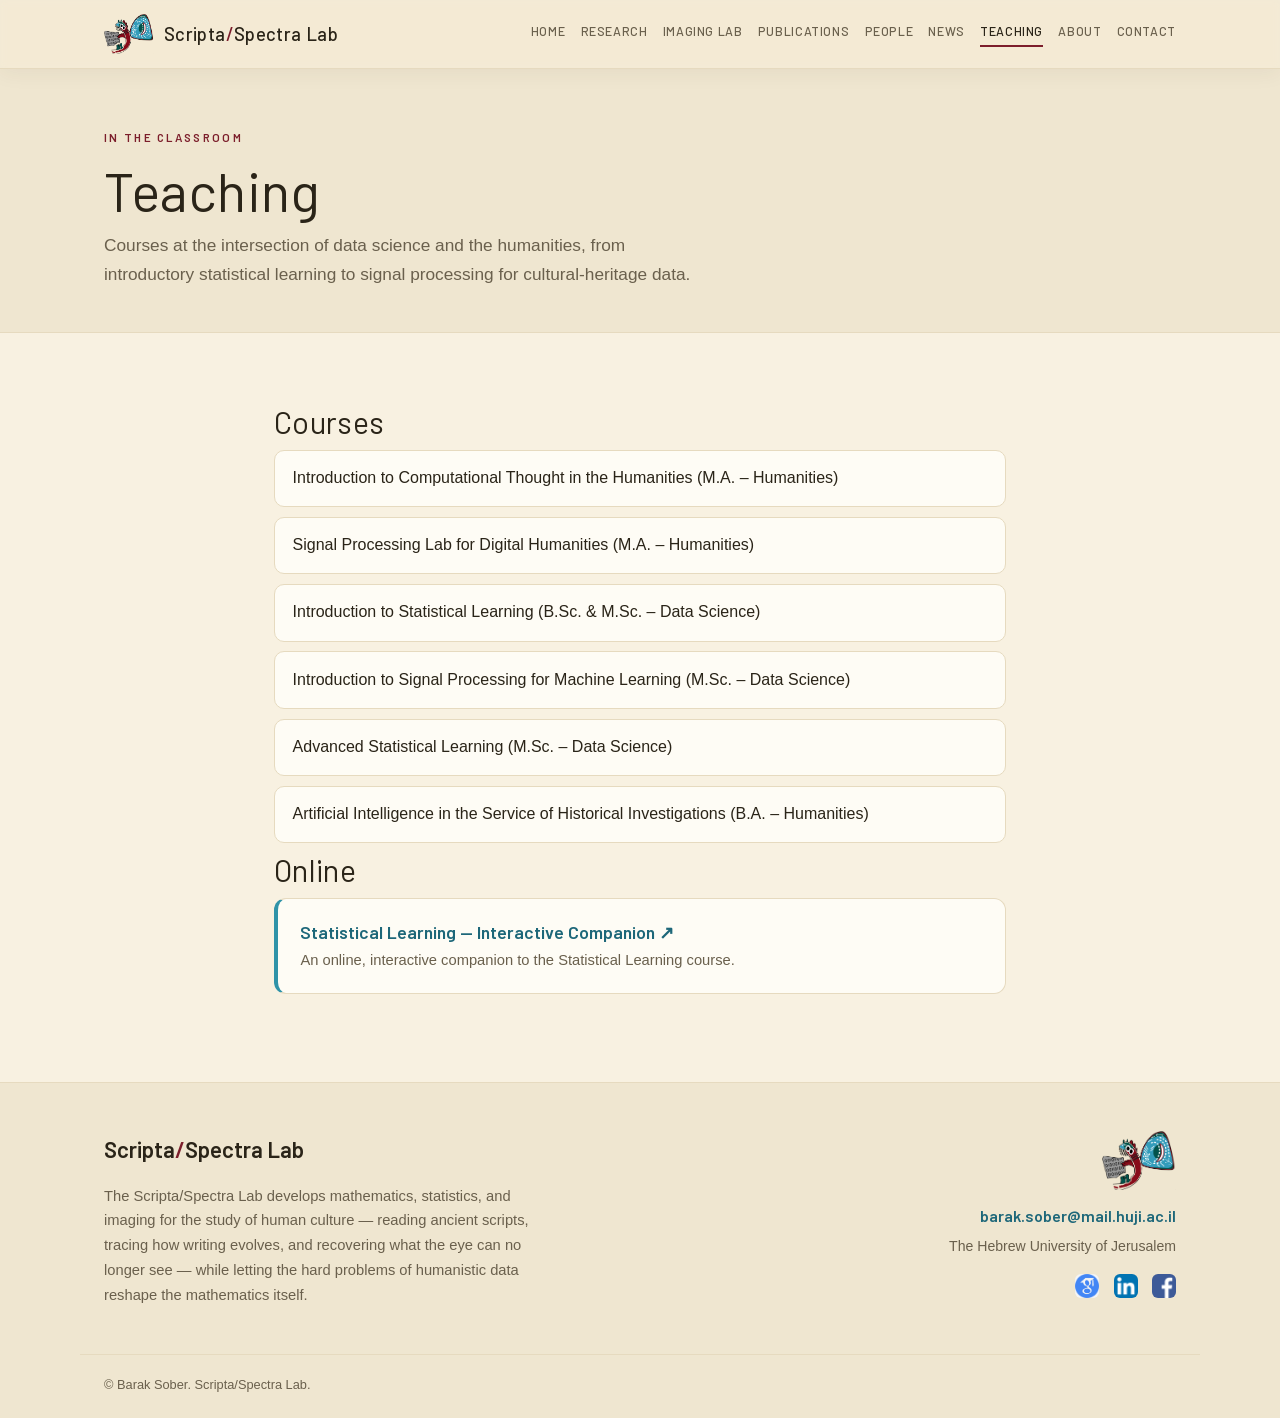
<file: teaching.html>
<!DOCTYPE html>
<html lang="en">
<head>
<meta charset="utf-8">
<meta name="viewport" content="width=device-width, initial-scale=1">
<title>Teaching — Scripta/Spectra Lab</title>
<meta name="description" content="Scripta/Spectra Lab — Computational Analysis and Imaging for Cultural Heritage. Barak Sober, The Hebrew University of Jerusalem.">
<link rel="icon" href="assets/img/favicon_mascot.png">
<link rel="stylesheet" href="css/style.css?v=d3d2a01b">
</head>
<body class="">
<header class="nav" id="nav">
  <div class="wrap nav-inner">
    <a class="brand" href="index.html">
      <img src="assets/img/logo_mascot.png" alt="" class="brand-mark">
      <span class="brand-txt">Scripta<span class="slash">/</span>Spectra&nbsp;Lab</span>
    </a>
    <button class="burger" aria-label="Menu" onclick="document.body.classList.toggle('open')">
      <span></span><span></span><span></span>
    </button>
    <nav class="links"><a class="" href="index.html">Home</a><a class="" href="research.html">Research</a><a class="" href="imaging.html">Imaging Lab</a><a class="" href="publications.html">Publications</a><a class="" href="people.html">People</a><a class="" href="news.html">News</a><a class="active" href="teaching.html">Teaching</a><a class="" href="about.html">About</a><a class="" href="contact.html">Contact</a></nav>
  </div>
</header>
<main>

<section class="page-hero"><div class="wrap">
  <p class="eyebrow">In the classroom</p><h1>Teaching</h1>
  <p class="page-lead">Courses at the intersection of data science and the humanities, from introductory statistical learning to signal processing for cultural-heritage data.</p>
</div></section>
<section class="section"><div class="wrap narrow">
  <h2 class="section-title reveal">Courses</h2>
  <ul class="course-list"><li class="reveal">Introduction to Computational Thought in the Humanities (M.A. – Humanities)</li><li class="reveal">Signal Processing Lab for Digital Humanities (M.A. – Humanities)</li><li class="reveal">Introduction to Statistical Learning (B.Sc. & M.Sc. – Data Science)</li><li class="reveal">Introduction to Signal Processing for Machine Learning (M.Sc. – Data Science)</li><li class="reveal">Advanced Statistical Learning (M.Sc. – Data Science)</li><li class="reveal">Artificial Intelligence in the Service of Historical Investigations (B.A. – Humanities)</li></ul>
  <h2 class="section-title reveal">Online</h2>
  <a class="course-online reveal" href="https://statistical-learning-online-wzzmxkojceuyjjaraqvu2t.streamlit.app/" target="_blank" rel="noopener">
    <span class="co-name">Statistical Learning — Interactive Companion ↗</span><span class="co-desc">An online, interactive companion to the Statistical Learning course.</span></a>
</div></section>

</main>
<footer class="foot">
  <div class="wrap foot-grid">
    <div class="foot-brand">
      <div class="foot-word">Scripta<span class="slash">/</span>Spectra&nbsp;Lab</div>
      <p class="foot-mission">The Scripta/Spectra Lab develops mathematics, statistics, and imaging for the study of human culture &mdash; reading ancient scripts, tracing how writing evolves, and recovering what the eye can no longer see &mdash; while letting the hard problems of humanistic data reshape the mathematics itself.</p>
    </div>
    <div class="foot-right">
      <img src="assets/img/logo_mascot.png" alt="" class="foot-mascot">
      <a class="foot-mail" href="mailto:barak.sober@mail.huji.ac.il">barak.sober@mail.huji.ac.il</a>
      <div class="foot-affil">The Hebrew University of Jerusalem</div>
      <div class="social"><a href="https://scholar.google.co.il/citations?user=tEwLrjIAAAAJ&hl=iw&oi=ao" target="_blank" rel="noopener" aria-label="Google Scholar" title="Google Scholar"><img src="assets/img/icon_scholar.jpg" alt="Google Scholar"></a><a href="https://www.linkedin.com/in/baraksover/?originalSubdomain=il" target="_blank" rel="noopener" aria-label="LinkedIn" title="LinkedIn"><img src="assets/img/icon_linkedin.png" alt="LinkedIn"></a><a href="https://www.facebook.com/barakino" target="_blank" rel="noopener" aria-label="Facebook" title="Facebook"><img src="assets/img/icon_facebook.png" alt="Facebook"></a></div>
    </div>
  </div>
  <div class="wrap foot-copy">© Barak Sober. Scripta/Spectra Lab.</div>
</footer>
<script src="js/site.js?v=46c93499"></script>
</body>
</html>
</file>
<file: css/style.css>
/* ===========================================================================
   Scripta/Spectra Lab — site theme
   Palette drawn from the lab logo: teal, maroon, dark-green on warm parchment.
   Self-hosted Barlow (DIN-adjacent) for display/UI; Helvetica stack for reading.
   Light + dark aware, responsive, no dependencies.
   =========================================================================== */
@font-face{font-family:"Barlow";font-weight:300;font-style:normal;font-display:swap;
  src:url("../assets/fonts/barlow-300.woff2") format("woff2")}
@font-face{font-family:"Barlow";font-weight:400;font-style:normal;font-display:swap;
  src:url("../assets/fonts/barlow-400.woff2") format("woff2")}
@font-face{font-family:"Barlow";font-weight:500;font-style:normal;font-display:swap;
  src:url("../assets/fonts/barlow-500.woff2") format("woff2")}
@font-face{font-family:"Barlow";font-weight:600;font-style:normal;font-display:swap;
  src:url("../assets/fonts/barlow-600.woff2") format("woff2")}

/* Bright, warm desert-tan theme — light background, dark text, always (no dark mode). */
:root{
  color-scheme:only light;
  --teal:#2f93a8; --teal-d:#1d6779; --maroon:#7c1e2b; --green:#1d5e52; --gold:#a9761f;
  --bg:#f8f1e1; --bg-alt:#efe6d0; --card:#fefcf5; --ink:#2a2418; --muted:#6a604d;
  --line:#e6dabf; --shadow:0 16px 44px rgba(70,54,28,.10);
  --disp:"Barlow","DIN Alternate","Helvetica Neue",Arial,sans-serif;
  --body:"Helvetica Neue","Segoe UI",Helvetica,Arial,sans-serif;
  --maxw:1120px; --radius:16px;
}
*{box-sizing:border-box}
html{scroll-behavior:smooth}
html{overflow-x:hidden}
body{margin:0;background:var(--bg);color:var(--ink);font-family:var(--body);
  line-height:1.68;-webkit-font-smoothing:antialiased;overflow-x:hidden}
img{max-width:100%;display:block}
a{color:var(--teal-d);text-decoration:none}
a:hover{text-decoration:underline}
h1,h2,h3,h4{font-family:var(--disp);font-weight:400;line-height:1.15;letter-spacing:.01em;color:var(--ink)}
.wrap{max-width:var(--maxw);margin:0 auto;padding:0 1.5rem}
.narrow{max-width:780px}
.center{text-align:center}

/* ---- nav ---- */
/* --sc (0..1) is the "solidity" of the header: 0 = transparent, 1 = full background.
   Non-hero pages default to 1 (always solid); on hero pages JS ramps it with scroll. */
.nav{position:fixed;top:0;left:0;right:0;z-index:60;--sc:1;--navop:42%;--navblur:3px;
  background:color-mix(in srgb, var(--bg) calc(var(--sc)*var(--navop)), transparent);
  border-bottom:1px solid color-mix(in srgb, var(--line) calc(var(--sc)*100%), transparent);
  box-shadow:0 4px 20px rgba(70,54,28, calc(var(--sc)*.06));
  -webkit-backdrop-filter:saturate(1.2) blur(calc(var(--sc)*var(--navblur)));
  backdrop-filter:saturate(1.2) blur(calc(var(--sc)*var(--navblur)))}
/* Home hero: keep the richer frosted blur; inner pages stay lighter & see-through */
body.has-hero .nav{--sc:0;--navop:50%;--navblur:10px}
.nav-inner{display:flex;align-items:center;justify-content:space-between;height:68px}
.brand{display:flex;align-items:center;gap:.6rem;color:var(--ink)}
.brand:hover{text-decoration:none;opacity:.85}
.brand-mark{height:40px;width:auto}
.brand-txt{font-family:var(--disp);font-weight:500;font-size:1.15rem;letter-spacing:.02em}
.brand-txt .slash{color:var(--maroon)}
.links{display:flex;gap:.95rem}
.links a{font-family:var(--disp);color:var(--muted);font-size:.78rem;
  letter-spacing:.05em;text-transform:uppercase;font-weight:500;white-space:nowrap}
.links a:hover{color:var(--ink);text-decoration:none}
.links a.active{color:var(--ink)}
.links a.active::after{content:"";display:block;height:2px;background:var(--maroon);margin-top:3px}
.burger{display:none;flex-direction:column;gap:5px;background:none;border:0;cursor:pointer;padding:6px}
.burger span{width:24px;height:2px;background:var(--ink);display:block}

/* ---- hero ---- */
.hero{min-height:92vh;display:flex;align-items:center;text-align:center;
  background:
    radial-gradient(1100px 460px at 50% -10%, color-mix(in srgb,var(--gold) 22%,transparent), transparent),
    linear-gradient(180deg, var(--bg-alt), var(--bg));
  border-bottom:1px solid var(--line)}
.hero-inner{padding-top:80px;padding-bottom:3rem;margin:0 auto;max-width:820px}
.hero-mascot{max-width:150px;margin:0 auto 1.1rem}
.hero-name{font-family:var(--disp);font-weight:600;font-size:clamp(1.9rem,7vw,4.2rem);
  margin:0 0 .35rem;letter-spacing:.01em;color:var(--ink);overflow-wrap:break-word;max-width:100%}
.hero-name .slash{color:var(--maroon)}
.hero-tag{font-family:var(--disp);font-size:clamp(1.1rem,2.4vw,1.5rem);color:var(--maroon);
  letter-spacing:.04em;margin:.2rem 0 .7rem}
.hero-pi{font-family:var(--disp);font-size:1.02rem;color:var(--ink);margin:0 0 1.2rem}
.hero-pi a{color:var(--teal-d);font-weight:600}
.hero-mission{font-size:1.15rem;color:var(--ink);max-width:640px;margin:0 auto 2rem}
.hero-cta{display:flex;gap:.9rem;justify-content:center;flex-wrap:wrap}

/* ---- buttons ---- */
.btn{display:inline-block;background:var(--teal);color:#fff;padding:.7rem 1.5rem;border-radius:40px;
  font-family:var(--disp);font-weight:500;letter-spacing:.03em;font-size:.95rem;transition:.15s}
.btn:hover{text-decoration:none;transform:translateY(-2px);box-shadow:0 10px 24px color-mix(in srgb,var(--teal) 45%,transparent)}
.btn.ghost{background:transparent;color:var(--ink);border:1.5px solid var(--line)}
.btn.ghost:hover{border-color:var(--teal);box-shadow:none}
.btn.alt{background:var(--maroon)}
.btn.alt:hover{box-shadow:0 10px 24px color-mix(in srgb,var(--maroon) 42%,transparent)}
.btn.small{padding:.5rem 1.1rem;font-size:.85rem}
.textlink{font-family:var(--disp);font-weight:500;color:var(--teal-d)}
.eyebrow{font-family:var(--disp);text-transform:uppercase;letter-spacing:.2em;font-size:.72rem;
  font-weight:600;color:var(--maroon);margin:0 0 .8rem}

/* ---- sections ---- */
.section{padding:4.5rem 0}
.section.alt{background:var(--bg-alt)}
#media{scroll-margin-top:84px}
.page-hero{padding:8rem 0 2.4rem;background:var(--bg-alt);border-bottom:1px solid var(--line)}
.page-hero h1{font-size:clamp(2.4rem,5vw,3.4rem);margin:.2rem 0 .5rem}
.page-lead{color:var(--muted);font-size:1.08rem;max-width:64ch;margin:.3rem 0}
.section-title{font-size:1.9rem;margin:0 0 .6rem}
.section-lead{color:var(--muted);max-width:66ch;margin:0 0 1.8rem}
.mini-title{font-family:var(--disp);text-transform:uppercase;letter-spacing:.12em;font-size:.82rem;
  font-weight:600;color:var(--maroon);margin:1.6rem 0 .6rem}
.prose p{margin:0 0 1.1rem;max-width:70ch}.prose a{font-weight:600}
.prose-lg{font-size:1.15rem;max-width:60ch}
.two-col{display:grid;grid-template-columns:1.15fr .85fr;gap:3rem;align-items:start}

/* ---- chips ---- */
.chips{display:flex;flex-wrap:wrap;gap:.55rem}
.chips.center{justify-content:center}
.chip{font-family:var(--disp);font-size:.8rem;letter-spacing:.03em;padding:.35rem .9rem;border-radius:30px;
  border:1px solid var(--line);color:var(--muted);background:var(--card)}

/* ---- home thrust cards ---- */
.thrust-grid{display:grid;grid-template-columns:repeat(3,1fr);gap:1.5rem;margin-top:1.4rem}
.thrust-card{background:var(--card);border:1px solid var(--line);border-radius:var(--radius);
  overflow:hidden;color:var(--ink);transition:.18s;display:flex;flex-direction:column}
.thrust-card:hover{transform:translateY(-6px);text-decoration:none;box-shadow:var(--shadow);border-color:var(--teal)}
.tc-img{height:168px;margin:.85rem .85rem 0;background:#fff;border:1px solid var(--line);
  border-radius:12px;overflow:hidden;display:flex;align-items:center;justify-content:center;padding:.6rem}
.tc-img img{width:100%;height:100%;object-fit:contain;border-radius:6px}
.thrust-card h3{font-size:1.25rem;margin:1rem 1.1rem .3rem}
.thrust-card p{margin:0 1.1rem;color:var(--muted);font-size:.92rem;flex:1}
.tc-go{display:block;padding:.9rem 1.1rem;color:var(--teal-d);font-family:var(--disp);font-weight:500;font-size:.9rem}

/* ---- home highlights ---- */
.highlights{list-style:none;margin:0;padding:0}
.highlights li{display:flex;align-items:baseline;gap:.7rem;padding:.6rem 0;border-bottom:1px solid var(--line)}
.hl-year{font-family:var(--disp);color:var(--muted);font-size:.85rem;min-width:2.6rem}
.hl-kind{font-family:var(--disp);font-size:.65rem;text-transform:uppercase;letter-spacing:.08em;
  padding:.18rem .5rem;border-radius:20px;color:#fff;white-space:nowrap}
.hl-kind.grant{background:var(--maroon)} .hl-kind.paper{background:var(--teal)}
.hl-kind.talk{background:var(--green)} .hl-kind.milestone{background:var(--gold);color:#241a00}
.hl-txt{font-size:.92rem}
.funders-sec{padding:3rem 0}

/* ---- home: Center for Digital Humanities affiliation ---- */
.affil-band{padding:2.6rem 0;background:var(--bg-alt);border-bottom:1px solid var(--line)}
.affil-inner{text-align:center}
.affil-text{color:var(--muted);max-width:60ch;margin:0 auto 1rem}
.affil-text a{font-weight:600}
.affil-logo{display:inline-block;max-width:300px;transition:.15s}
.affil-logo img{width:100%;height:auto}
.affil-logo:hover{opacity:.82;transform:translateY(-2px)}

/* ---- home: principal investigator ---- */
.pi-band{display:grid;grid-template-columns:250px 1fr;gap:2.6rem;align-items:center}
.pi-photo{width:250px;height:auto;border-radius:var(--radius);box-shadow:var(--shadow);border:1px solid var(--line)}
.pi-text h2{font-size:1.9rem;margin:.2rem 0 .7rem}
.pi-text p{color:var(--ink);max-width:60ch;margin:0 0 1.1rem}

/* ---- home: in the press ---- */
.press-head{display:flex;justify-content:space-between;align-items:baseline;flex-wrap:wrap;gap:.5rem}
.press-grid{display:grid;grid-template-columns:repeat(3,1fr);gap:1.4rem;margin-top:1.2rem}
.press-card{background:var(--card);border:1px solid var(--line);border-radius:var(--radius);
  padding:1.3rem 1.4rem;color:var(--ink);transition:.18s;display:flex;flex-direction:column;gap:.7rem}
.press-card:hover{transform:translateY(-5px);text-decoration:none;box-shadow:var(--shadow);border-color:var(--teal)}
.pc-top{display:flex;align-items:center;gap:.6rem}
.pc-top .mi-fav{width:32px;height:32px;border-radius:7px;object-fit:contain;background:#fff;
  border:1px solid var(--line);padding:2px;flex-shrink:0}
.pc-outlet{font-family:var(--disp);font-size:.72rem;text-transform:uppercase;letter-spacing:.06em;
  color:var(--maroon);font-weight:600}
.pc-year{margin-left:auto;color:var(--muted);font-family:var(--disp);font-size:.85rem}
.pc-title{margin:0;font-size:1.05rem;line-height:1.4}

/* ---- research sections ---- */
.rs-list .wrap{display:flex;flex-direction:column;gap:4rem}
.rs{display:grid;grid-template-columns:400px 1fr;gap:2.6rem;align-items:center;scroll-margin-top:90px}
.rs.alt{grid-template-columns:1fr 400px}.rs.alt .rs-media{order:2}
.rs-media img{border-radius:var(--radius);border:1px solid var(--line);background:var(--card);box-shadow:var(--shadow)}
.rs-media.twin{display:flex;gap:.8rem;align-items:flex-end;justify-content:center}
.rs-media.twin img{max-width:49%;box-shadow:none}
.rs-num{font-family:var(--disp);font-size:2.4rem;color:var(--teal);opacity:.5;font-weight:300}
.rs-body h2{font-size:1.9rem;margin:.2rem 0 .5rem}
.rs-tag{font-family:var(--disp);color:var(--maroon);font-size:1.05rem;margin:0 0 1rem}
.rs-body p{color:var(--ink)}
.kws{display:flex;flex-wrap:wrap;gap:.45rem;margin:1rem 0}
.kw{font-family:var(--disp);font-size:.75rem;letter-spacing:.02em;padding:.28rem .7rem;border-radius:20px;
  background:color-mix(in srgb,var(--teal) 14%,transparent);color:var(--teal-d)}
.rs-fund,.rs-collab{font-size:.88rem;color:var(--muted);margin:.4rem 0 0}
.rs-collab strong,.rs-fund strong{color:var(--ink)}
.rs-cta{display:inline-block;margin-top:.7rem;font-family:var(--disp);font-weight:600}

/* ---- news: in the media ---- */
.media-list{display:flex;flex-direction:column;gap:.2rem;margin-top:1rem}
.media-item{display:grid;grid-template-columns:auto 1fr auto;gap:.2rem 1rem;align-items:center;
  padding:.8rem 1rem;border-radius:10px;color:var(--ink);border:1px solid transparent;transition:.15s}
.media-item:hover{text-decoration:none;background:var(--card);border-color:var(--line);box-shadow:var(--shadow)}
.mi-fav{grid-column:1;grid-row:1 / span 2;width:34px;height:34px;border-radius:7px;
  object-fit:contain;background:#fff;border:1px solid var(--line);padding:2px}
.mi-outlet{grid-column:2;font-family:var(--disp);font-size:.72rem;text-transform:uppercase;
  letter-spacing:.06em;color:var(--maroon);font-weight:600}
.mi-title{grid-column:2;font-size:.98rem}
.mi-year{grid-column:3;grid-row:1 / span 2;color:var(--muted);font-family:var(--disp);align-self:center}

/* ---- matherapy videos ---- */
.matherapy-grid{display:grid;grid-template-columns:1.1fr 1fr;gap:2rem;align-items:start;margin-top:.6rem}
.matherapy{max-width:none}
.mt-videos{display:flex;flex-direction:column;gap:1.2rem}
.mt-video{display:block;color:var(--ink)}
.mt-video:hover{text-decoration:none}
.mt-poster{position:relative;display:block;aspect-ratio:16/9;border-radius:12px;overflow:hidden;
  border:1px solid var(--line);box-shadow:var(--shadow);background:#000}
.mt-poster img{width:100%;height:100%;object-fit:cover;transition:.3s}
.mt-video:hover .mt-poster img{transform:scale(1.04);opacity:.9}
.mt-play{position:absolute;inset:0;margin:auto;width:64px;height:64px;display:flex;align-items:center;
  justify-content:center;background:rgba(124,30,43,.9);color:#fff;border-radius:50%;font-size:1.4rem;
  padding-left:5px;box-shadow:0 6px 20px rgba(0,0,0,.4)}
.mt-video:hover .mt-play{background:var(--maroon)}
.mt-cap{display:block;margin-top:.5rem;font-family:var(--disp);font-weight:500;font-size:.9rem;color:var(--muted)}

/* ---- contact: CDH logo ---- */
.cc-cdh{display:block;margin:1.6rem auto 0;max-width:320px}
.cc-cdh img{width:100%;height:auto}
.cc-cdh:hover{opacity:.85}

/* ---- imaging lab ---- */
.methods{display:grid;grid-template-columns:1fr 1fr;gap:1.4rem;margin-top:1.2rem}
.method{background:var(--card);border:1px solid var(--line);border-radius:var(--radius);
  padding:1.4rem 1.6rem;border-top:4px solid var(--teal)}
.method h3{font-size:1.25rem;margin:0 0 .5rem}
.method p{margin:0;color:var(--muted)}
.method h3{display:flex;flex-wrap:wrap;align-items:center;gap:.5rem}
.method .dev{font-family:var(--disp);font-size:.58rem;text-transform:uppercase;letter-spacing:.08em;
  color:#fff;background:var(--gold);padding:.14rem .5rem;border-radius:10px;white-space:nowrap;font-weight:600}
.mgr-intro{display:flex;gap:1.4rem;align-items:center;background:var(--card);border:1px solid var(--line);
  border-radius:var(--radius);padding:1.4rem 1.6rem;box-shadow:var(--shadow);margin-top:1.4rem}
.mgr-photo{width:96px;height:96px;border-radius:50%;object-fit:cover;flex-shrink:0}
.mgr-text h3{font-size:1.3rem;margin:.15rem 0 .4rem}
.mgr-text p{margin:0;color:var(--muted);font-size:.95rem}
.doc-form{background:var(--card);border:1px solid var(--line);border-radius:var(--radius);
  padding:1.8rem;box-shadow:var(--shadow);margin-top:1.2rem}
.doc-form label{display:block;font-family:var(--disp);font-weight:500;font-size:.85rem;
  color:var(--ink);margin-bottom:1rem}
.doc-form .ff.two{display:grid;grid-template-columns:1fr 1fr;gap:1rem}
.doc-form input,.doc-form textarea{width:100%;margin-top:.35rem;padding:.6rem .8rem;
  border:1px solid var(--line);border-radius:9px;background:var(--bg);color:var(--ink);
  font-family:var(--body);font-size:.95rem}
.doc-form input:focus,.doc-form textarea:focus{outline:2px solid var(--teal);border-color:transparent}
.doc-form button{margin-top:.4rem;cursor:pointer;border:0}
.form-note{color:var(--muted);font-size:.82rem;margin:.8rem 0 0}
.feat-banner{display:grid;grid-template-columns:1.05fr 1fr;gap:2.4rem;align-items:center;
  background:var(--card);border:1px solid var(--line);border-radius:var(--radius);
  padding:1.8rem;box-shadow:var(--shadow);margin:1.2rem 0 1.8rem}
.feat-banner.flip .fb-media{order:2}
.fb-media{display:flex;justify-content:center}
.fb-media img{border-radius:12px;width:100%;max-height:340px;object-fit:contain;
  background:#fff;border:1px solid var(--line)}
.fb-kicker{font-family:var(--disp);text-transform:uppercase;letter-spacing:.14em;font-size:.72rem;
  font-weight:600;color:var(--maroon)}
.fb-body h3{font-size:1.7rem;margin:.3rem 0 .7rem}
.fb-body p{color:var(--ink);margin:0 0 .8rem;max-width:60ch}
.feat-grid{display:grid;grid-template-columns:1fr 1fr;gap:1.6rem;margin-top:1.2rem}
.feat{background:var(--card);border:1px solid var(--line);border-radius:var(--radius);overflow:hidden}
.feat-media{display:flex;gap:.4rem;padding:.8rem;background:var(--bg-alt)}
.feat-media img{max-height:150px;border-radius:8px}
.feat-body{padding:1.2rem 1.4rem}.feat-body h3{font-size:1.3rem;margin:0 0 .5rem}
.feat-body p{margin:0;color:var(--muted);font-size:.95rem}
.brief-list{list-style:none;padding:0;margin:0}
.brief-list li{padding:1rem 0;border-bottom:1px solid var(--line);color:var(--muted)}
.brief-list strong{color:var(--ink)}

/* ---- publications ---- */
.stats{display:flex;gap:1rem;flex-wrap:wrap;margin-bottom:2rem}
.stat{background:var(--card);border:1px solid var(--line);border-radius:14px;padding:1rem 1.4rem;flex:1 1 130px}
.stat b{display:block;font-family:var(--disp);font-size:1.8rem;color:var(--teal-d)}
.stat span{color:var(--muted);font-size:.84rem}
.leg{display:inline-block;font-size:.82rem;color:var(--muted)}
.sel-grid{display:grid;grid-template-columns:repeat(auto-fit,minmax(220px,1fr));gap:1rem;margin-bottom:1rem}
.sel-card{background:var(--card);border:1px solid var(--line);border-left:4px solid var(--gold);border-radius:10px;
  padding:1rem 1.1rem;color:var(--ink);display:flex;flex-direction:column;gap:.3rem;transition:.15s}
.sel-card:hover{text-decoration:none;transform:translateY(-3px);box-shadow:var(--shadow)}
.sel-venue{font-family:var(--disp);font-size:.72rem;text-transform:uppercase;letter-spacing:.06em;color:var(--maroon)}
.sel-title{font-weight:600;font-size:.95rem;line-height:1.35}
.sel-year{color:var(--muted);font-size:.82rem}
.pubsec{font-size:1.5rem;margin:2.4rem 0 .8rem;padding-bottom:.4rem;border-bottom:2px solid var(--line)}
.pubsec-n{font-family:var(--disp);font-size:.9rem;color:var(--muted)}
.pub-list{list-style:none;margin:0;padding:0}
.pub{display:grid;grid-template-columns:64px 1fr;gap:1rem;padding:1rem 0;border-bottom:1px solid var(--line);
  scroll-margin-top:90px}
.pub-year{font-family:var(--disp);color:var(--muted);padding-top:.1rem}
.pub.is-sel{border-left:3px solid var(--gold);padding-left:.9rem;margin-left:-.9rem;border-radius:2px}
.pf{font-weight:700;margin-right:.25rem}.pf.star{color:var(--gold)}.pf.eq{color:var(--maroon)}
.pub-title{font-weight:600;font-size:1.02rem}
.he-tag{font-family:var(--disp);font-size:.65rem;text-transform:uppercase;letter-spacing:.05em;
  color:var(--muted);border:1px solid var(--line);padding:.05rem .35rem;border-radius:10px}
.pub-meta{display:block;color:var(--muted);font-size:.9rem;margin-top:.2rem}
.pub-venue{font-style:italic}
.pub-inote{color:var(--muted);font-style:italic}

/* ---- people ---- */
.lead-row{display:flex;gap:1.4rem;flex-wrap:wrap;margin-bottom:2.4rem}
.member{display:flex;align-items:center;gap:1rem;background:var(--card);border:1px solid var(--line);
  border-radius:14px;padding:1rem 1.2rem}
.lead-row .member{flex:1 1 320px}
.member-grid{display:grid;grid-template-columns:repeat(auto-fill,minmax(280px,1fr));gap:1rem}
.avatar{width:56px;height:56px;border-radius:50%;display:flex;align-items:center;justify-content:center;
  font-family:var(--disp);font-weight:600;color:#fff;font-size:1.1rem;flex-shrink:0}
.av-teal{background:var(--teal)}.av-maroon{background:var(--maroon)}.av-green{background:var(--green)}
.m-photo{width:64px;height:64px;border-radius:50%;object-fit:cover;flex-shrink:0}
.lead-row .m-photo,.lead-row .avatar{width:76px;height:76px}
.m-info{display:flex;flex-direction:column;gap:.1rem}
.m-name{font-family:var(--disp);font-weight:600;font-size:1.05rem}
.m-role{color:var(--teal-d);font-size:.85rem;font-family:var(--disp)}
.m-sub{color:var(--muted);font-size:.82rem}
.note{color:var(--muted);font-size:.88rem;font-style:italic;margin-top:1rem}
.alumni{list-style:none;padding:0;margin:0}
.alumni li{padding:.7rem 0;border-bottom:1px solid var(--line);display:flex;align-items:baseline;
  gap:.5rem;flex-wrap:wrap}
.al-name{font-family:var(--disp);font-weight:600}
.al-deg{font-family:var(--disp);font-size:.7rem;text-transform:uppercase;letter-spacing:.05em;
  color:#fff;background:var(--green);padding:.1rem .45rem;border-radius:10px}
.al-deg.staff{background:var(--teal)}
.al-st{color:var(--muted);font-size:.85rem}
.al-now{color:var(--teal-d);font-size:.9rem}
.cv-pointer{color:var(--muted);font-size:.9rem;margin-top:1.2rem}

/* ---- news ---- */
.news-year{font-size:1.6rem;margin:1.8rem 0 .6rem;color:var(--teal-d)}
.news-list{list-style:none;padding:0;margin:0}
.news-list li{display:flex;gap:.9rem;align-items:baseline;padding:.7rem 0;border-bottom:1px solid var(--line)}

/* ---- teaching ---- */
.course-list{list-style:none;padding:0;margin:0}
.course-list li{padding:.9rem 1.1rem;background:var(--card);border:1px solid var(--line);border-radius:10px;
  margin-bottom:.6rem;font-size:1rem}
.course-online{display:block;background:var(--card);border:1px solid var(--line);border-left:4px solid var(--teal);
  border-radius:12px;padding:1.2rem 1.4rem;color:var(--ink)}
.course-online:hover{text-decoration:none;box-shadow:var(--shadow)}
.co-name{display:block;font-family:var(--disp);font-weight:600;font-size:1.1rem;color:var(--teal-d)}
.co-desc{color:var(--muted);font-size:.92rem}

/* ---- about ---- */
.about-grid{display:grid;grid-template-columns:300px 1fr;gap:3rem;align-items:start}
.about-photo img{border-radius:var(--radius);box-shadow:var(--shadow)}
.scholar{display:flex;gap:1rem;margin:1rem 0}
.scholar span{font-size:.85rem;color:var(--muted)}.scholar b{font-family:var(--disp);color:var(--teal-d);font-size:1.1rem}
.edu,.awards{list-style:none;padding:0;margin:0}
.edu li,.awards li{padding:.5rem 0;border-bottom:1px solid var(--line);font-size:.95rem}
.aw-year{font-family:var(--disp);color:var(--muted);margin-right:.7rem}
.music-grid{display:grid;grid-template-columns:repeat(auto-fit,minmax(180px,1fr));gap:1.2rem;margin:1.2rem 0 2rem}
.music-card{border-radius:14px;overflow:hidden;background:var(--card);border:1px solid var(--line);color:var(--ink);transition:.18s}
.music-card:hover{transform:translateY(-5px);text-decoration:none;box-shadow:var(--shadow)}
.mc-img{aspect-ratio:1;overflow:hidden}.mc-img img{width:100%;height:100%;object-fit:cover;transition:.4s}
.music-card:hover .mc-img img{transform:scale(1.06)}
.mc-cap{display:flex;justify-content:space-between;padding:.7rem .9rem;font-family:var(--disp);font-weight:500}
.mc-go{color:var(--maroon)}
.matherapy{max-width:72ch}

/* ---- contact ---- */
.contact-card{background:var(--card);border:1px solid var(--line);border-radius:var(--radius);
  padding:2.2rem;box-shadow:var(--shadow);text-align:center}
.cc-mark{height:90px;margin:0 auto 1rem}
.contact-card address{font-style:normal;line-height:1.9}
.cc-mail{font-size:1.15rem;margin:1rem 0}
.c-note{margin-top:1.4rem;color:var(--muted);text-align:center}
.social{display:flex;gap:.9rem;justify-content:center;margin-top:1rem}
.social img{width:28px;height:28px;border-radius:6px;transition:.15s}
.social a:hover img{transform:translateY(-3px)}
.social-lg img{width:34px;height:34px}

/* ---- footer ---- */
.foot{background:var(--bg-alt);border-top:1px solid var(--line);padding:3rem 0 1.4rem;margin-top:1rem}
.foot-grid{display:grid;grid-template-columns:1.3fr .7fr;gap:2rem;align-items:start}
.foot-word{font-family:var(--disp);font-weight:600;font-size:1.4rem;color:var(--ink);margin-bottom:.7rem}
.foot-word .slash{color:var(--maroon)}
.foot-mission{color:var(--muted);font-size:.92rem;max-width:52ch}
.foot-right{text-align:right}
.foot-mascot{width:74px;height:auto;margin:0 0 .8rem auto;display:block}
.foot-mail{display:block;font-family:var(--disp);font-weight:600;color:var(--teal-d);margin-bottom:.3rem}
.foot-affil{color:var(--muted);font-size:.88rem;margin-bottom:.8rem}
.foot .social{justify-content:flex-end}.foot .social img{width:24px;height:24px}
.foot-copy{color:var(--muted);font-size:.8rem;margin-top:2rem;padding-top:1.2rem;border-top:1px solid var(--line)}

/* ---- reveal ---- */
.reveal{opacity:0;transform:translateY(22px);transition:opacity .7s ease,transform .7s ease}
.reveal.in{opacity:1;transform:none}
@media (prefers-reduced-motion:reduce){.reveal{opacity:1;transform:none;transition:none}}

/* ---- responsive ---- */
@media (max-width:900px){
  .thrust-grid,.press-grid{grid-template-columns:1fr}
  .pi-band{grid-template-columns:1fr;gap:1.4rem;text-align:center}
  .pi-photo{margin:0 auto;max-width:230px}
  .foot-right{text-align:left}.foot-mascot{margin:0 0 .8rem 0}
  .two-col,.about-grid,.foot-grid{grid-template-columns:1fr;gap:1.6rem}
  .feat-grid,.feat-banner{grid-template-columns:1fr}
  .feat-banner .fb-media,.feat-banner.flip .fb-media{order:2}
  .methods,.doc-form .ff.two,.matherapy-grid{grid-template-columns:1fr}
  .mgr-intro{flex-direction:column;text-align:center}
  .rs,.rs.alt{grid-template-columns:1fr;gap:1.4rem}.rs.alt .rs-media{order:0}
  .foot-right{text-align:left}.foot .social{justify-content:flex-start}
  .about-photo img{max-width:280px}
}
@media (max-width:760px){
  .burger{display:flex}          /* menu button on the right, brand on the left */
  .links{position:fixed;inset:68px 0 auto 0;flex-direction:column;gap:0;background:var(--bg);
    border-bottom:1px solid var(--line);transform:translateY(-140%);transition:.3s;box-shadow:var(--shadow)}
  body.open .links{transform:none}
  .links a{padding:.95rem 1.5rem;color:var(--ink)!important}
  .pub{grid-template-columns:52px 1fr;gap:.7rem}
  .brand-txt{font-size:1rem}
}
</file>
